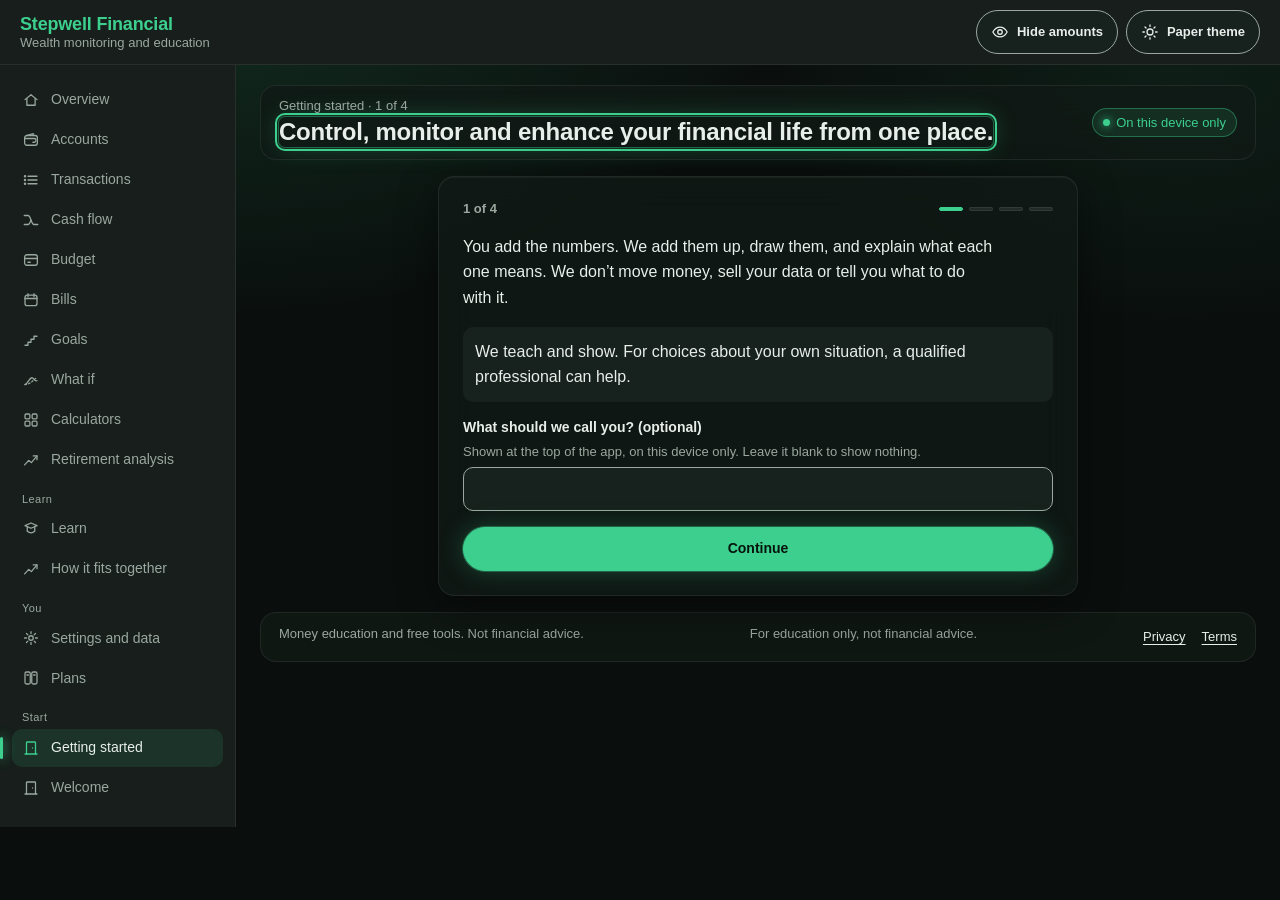
<file: index.html>
<!doctype html>
<html lang="en" data-theme="dark">
<head>
<meta http-equiv="Content-Security-Policy" content="default-src 'none'; script-src 'self'; style-src 'self'; font-src 'self'; img-src 'self' data: blob:; connect-src 'none'; worker-src 'self'; form-action 'none'; base-uri 'none'; object-src 'none'; require-trusted-types-for 'script'; trusted-types stepwell-worker">
<meta charset="utf-8">
<meta name="viewport" content="width=device-width, initial-scale=1">
<meta name="robots" content="noindex, nofollow">
<meta name="referrer" content="no-referrer">
<title>Overview | Stepwell Financial</title>
<link rel="icon" href="data:,">
<link rel="stylesheet" href="css/tokens.css">
<link rel="stylesheet" href="css/app.css">
<link rel="stylesheet" href="css/money-flow.css">
<link rel="stylesheet" href="css/month-flow.css">
<link rel="stylesheet" href="css/split-flow.css">
<link rel="stylesheet" href="css/screens/overview.css">
<link rel="stylesheet" href="css/screens/accounts.css">
<link rel="stylesheet" href="css/screens/transactions.css">
<link rel="stylesheet" href="css/screens/cash-flow.css">
<link rel="stylesheet" href="css/screens/budget.css">
<link rel="stylesheet" href="css/screens/bills.css">
<link rel="stylesheet" href="css/screens/goals.css">
<link rel="stylesheet" href="css/screens/what-if.css">
<link rel="stylesheet" href="css/screens/learn.css">
<link rel="stylesheet" href="css/screens/settings.css">
<link rel="stylesheet" href="css/screens/plans.css">
<link rel="stylesheet" href="css/screens/onboarding.css">
<link rel="stylesheet" href="css/screens/welcome.css">
<link rel="stylesheet" href="css/screens/calculators.css">
<link rel="stylesheet" href="css/screens/options.css">
<link rel="stylesheet" href="css/screens/options-learn.css">
</head>
<body>
<a class="skip" href="#main">Skip to content</a>

<!-- Line icons drawn for this app: 24px grid, stroke only -->
<svg class="icon-defs" aria-hidden="true" focusable="false">
  <symbol id="i-home" viewBox="0 0 24 24"><path d="M4 11.5 12 5l8 6.5"/><path d="M6.5 10v9h11v-9"/></symbol>
  <symbol id="i-wallet" viewBox="0 0 24 24"><rect x="3.5" y="6" width="17" height="13" rx="3"/><path d="M3.5 10h13a2 2 0 0 1 2 2v1a2 2 0 0 1-2 2h-2"/><path d="M6 6 15 3.5V6"/></symbol>
  <symbol id="i-list" viewBox="0 0 24 24"><path d="M8 7h12M8 12h12M8 17h12"/><circle cx="4" cy="7" r=".8"/><circle cx="4" cy="12" r=".8"/><circle cx="4" cy="17" r=".8"/></symbol>
  <symbol id="i-flow" viewBox="0 0 24 24"><path d="M3 6h5c4 0 4 12 8 12h5"/><path d="M3 18h5c2 0 3-3 4-6"/></symbol>
  <symbol id="i-budget" viewBox="0 0 24 24"><rect x="3.5" y="5" width="17" height="14" rx="3"/><path d="M3.5 10h17M8 15h3"/></symbol>
  <symbol id="i-cal" viewBox="0 0 24 24"><rect x="4" y="5.5" width="16" height="14" rx="3"/><path d="M8 3.5v4M16 3.5v4M4 10h16"/></symbol>
  <symbol id="i-goal" viewBox="0 0 24 24"><path d="M4 19h4v-4h4v-4h4V7h4"/></symbol>
  <symbol id="i-payoff" viewBox="0 0 24 24"><path d="M3.5 17h7.5l9.5-10"/></symbol>
  <symbol id="i-whatif" viewBox="0 0 24 24"><path d="M4 18c4-1 6-9 9-9s3 5 7 4"/><path d="M4 18c5 0 9-3 16-10" stroke-dasharray="2 3"/></symbol>
  <symbol id="i-learn" viewBox="0 0 24 24"><path d="M4 7.5 12 4l8 3.5-8 3.5z"/><path d="M7 9.5V15c3 2.5 7 2.5 10 0V9.5"/></symbol>
  <symbol id="i-gear" viewBox="0 0 24 24"><circle cx="12" cy="12" r="3"/><path d="M12 3.5v2.5M12 18v2.5M3.5 12H6M18 12h2.5M6 6l1.8 1.8M16.2 16.2 18 18M6 18l1.8-1.8M16.2 7.8 18 6"/></symbol>
  <symbol id="i-plans" viewBox="0 0 24 24"><rect x="4" y="4" width="7" height="16" rx="2"/><rect x="13" y="4" width="7" height="16" rx="2"/><path d="M6.5 8h2M15.5 8h2"/></symbol>
  <symbol id="i-door" viewBox="0 0 24 24"><path d="M6 20V5a1 1 0 0 1 1-1h10a1 1 0 0 1 1 1v15"/><path d="M4 20h16M14 12h.01"/></symbol>
  <symbol id="i-link" viewBox="0 0 24 24"><path d="M10 14a4 4 0 0 0 5.7 0l3-3a4 4 0 0 0-5.7-5.7l-1 1"/><path d="M14 10a4 4 0 0 0-5.7 0l-3 3a4 4 0 0 0 5.7 5.7l1-1"/></symbol>
  <symbol id="i-later" viewBox="0 0 24 24"><circle cx="12" cy="12" r="8"/><path d="M12 7.5V12l3 2"/></symbol>
  <symbol id="i-grid" viewBox="0 0 24 24"><rect x="4" y="4" width="6.5" height="6.5" rx="1.5"/><rect x="13.5" y="4" width="6.5" height="6.5" rx="1.5"/><rect x="4" y="13.5" width="6.5" height="6.5" rx="1.5"/><rect x="13.5" y="13.5" width="6.5" height="6.5" rx="1.5"/></symbol>
  <symbol id="i-house" viewBox="0 0 24 24"><path d="M3.5 11.5 12 4.5l8.5 7"/><path d="M5.5 10.2v9.3h13v-9.3"/><path d="M10 19.5v-5h4v5"/><path d="M16 7.2V4.5h2.5v4.7"/></symbol>
  <symbol id="i-growth" viewBox="0 0 24 24"><path d="M3.5 18.5 9 12.5l3.5 3L20 6.5"/><path d="M15 6.5h5v5"/></symbol>
  <symbol id="i-eye" viewBox="0 0 24 24"><path d="M2.5 12S6 5.5 12 5.5 21.5 12 21.5 12 18 18.5 12 18.5 2.5 12 2.5 12z"/><circle cx="12" cy="12" r="3"/></symbol>
  <symbol id="i-eye-off" viewBox="0 0 24 24"><path d="M4 4l16 16"/><path d="M9.9 6A9.6 9.6 0 0 1 12 5.5c6 0 9.5 6.5 9.5 6.5a16 16 0 0 1-3 3.8M6.3 7.6A16 16 0 0 0 2.5 12S6 18.5 12 18.5a9 9 0 0 0 4-1"/><path d="M9.9 9.9a3 3 0 0 0 4.2 4.2"/></symbol>
  <symbol id="i-sun" viewBox="0 0 24 24"><circle cx="12" cy="12" r="4"/><path d="M12 2.5v2M12 19.5v2M2.5 12h2M19.5 12h2M5.3 5.3l1.4 1.4M17.3 17.3l1.4 1.4M5.3 18.7l1.4-1.4M17.3 6.7l1.4-1.4"/></symbol>
  <symbol id="i-moon" viewBox="0 0 24 24"><path d="M19.5 14.5A8 8 0 0 1 9.5 4.5a8 8 0 1 0 10 10z"/></symbol>
  <symbol id="i-more" viewBox="0 0 24 24"><circle cx="5.5" cy="12" r="1"/><circle cx="12" cy="12" r="1"/><circle cx="18.5" cy="12" r="1"/></symbol>
  <symbol id="i-close" viewBox="0 0 24 24"><path d="M6 6l12 12M18 6 6 18"/></symbol>
  <symbol id="i-info" viewBox="0 0 24 24"><circle cx="12" cy="12" r="8.5"/><path d="M12 11v5.5M12 7.8h.01"/></symbol>
</svg>

<header class="topbar">
  <a class="brand" href="#/overview" aria-label="Stepwell Financial, go to Overview">
    <span class="wordmark">Stepwell Financial</span>
    <span class="descriptor">Wealth monitoring and education</span>
  </a>
  <!-- The reader's name, if they gave one (js/app.js fills it with textContent; shown only while unlocked and amounts are shown) -->
  <span class="who" id="who" hidden></span>
  <div class="top-actions">
    <button type="button" class="tbtn" id="hide-amounts" aria-pressed="false">
      <svg class="ico-svg on-off" aria-hidden="true" focusable="false"><use href="#i-eye"/></svg>
      <span class="tlabel">Hide amounts</span>
    </button>
    <button type="button" class="tbtn" id="theme-toggle" aria-pressed="false">
      <svg class="ico-svg" aria-hidden="true" focusable="false"><use href="#i-sun"/></svg>
      <span class="tlabel">Paper theme</span>
    </button>
  </div>
</header>

<div class="shell">
  <nav class="rail" id="rail" aria-label="App"></nav>
  <main id="main" class="main" tabindex="-1">
    <div id="sample-bar" class="sample-bar" role="region" aria-label="Sample data" hidden></div>
    <div id="view" class="view" aria-live="off"></div>
    <footer class="foot">
      <span>Money education and free tools. Not financial advice.</span>
      <span>For education only, not financial advice.</span>
      <nav class="foot-links" aria-label="Legal"><a href="privacy/">Privacy</a><a href="terms/">Terms</a></nav>
    </footer>
  </main>
</div>

<nav class="tabbar" id="tabbar" aria-label="App, short"></nav>

<div class="drawer" id="drawer" role="dialog" aria-modal="true" aria-labelledby="drawer-title" hidden>
  <div class="drawer-panel">
    <div class="drawer-head">
      <h2 id="drawer-title">All screens</h2>
      <button type="button" class="tbtn" id="drawer-close">
        <svg class="ico-svg" aria-hidden="true" focusable="false"><use href="#i-close"/></svg>
        <span class="tlabel">Close</span>
      </button>
    </div>
    <div id="drawer-nav"></div>
  </div>
</div>

<p class="sr-only" id="announcer" aria-live="polite"></p>

<!-- The Option modeler's page skeleton, parked here (hidden) until the Calculators screen opens its Options tab.
     It is the website's option-modeler page body (ids and classes unchanged), so the website's modeler.js, copied
     here byte for byte as js/options-modeler.js, wires it up. Nothing here is stored or sent. -->
<div id="om-park" hidden>
<div id="om-root" class="cs-options">
    <p class="om-risk om-intro">Options can lose all the money paid for them. Selling an option can lose far more than the money received for it, and some positions have no limit on the loss. Nothing here is advice to buy, sell or use any option.</p>
    <p class="om-risk om-intro"><strong>About this tool.</strong> You type every number. The tool does arithmetic on them. It does not look up prices or connect to any market, and it does not store or send the numbers you type.</p>

    <div class="om-grid">
      <div class="om-left">
        <fieldset class="om-card om-picker" id="om-picker">
          <legend class="om-title">Choose a strategy</legend>
          <div class="om-pick-sum" id="om-picker-sum" hidden>
            <p class="om-pick-name" id="om-picker-name"></p>
            <button type="button" class="om-pill" id="om-picker-toggle" aria-expanded="false" aria-controls="om-picker-list">Change strategy</button>
          </div>
          <div id="om-picker-list"></div>
        </fieldset>
        <p class="om-note" id="om-name"></p>
        <p class="om-learn" id="om-learn"></p>
        <div class="om-card om-inputs" id="om-inputs"></div>
      </div>

      <div class="om-right">
        <div class="om-card om-errbox" id="om-errbox" role="alert" hidden>
          <h3 class="om-title">Check these numbers</h3>
          <p class="om-errtext" id="om-errtext"></p>
        </div>
        <p class="om-empty om-card" id="om-empty">Choose a strategy to see its payoff at expiry.</p>
        <div id="om-chartwrap" hidden>
          <figure class="om-card om-chart-card" id="om-chart-card">
            <div class="om-chart" id="om-chart" tabindex="0" role="group" aria-label="Chart of the total at expiry" aria-describedby="om-alt om-readout"></div>
            <p class="om-readout" id="om-readout" aria-live="polite"></p>
            <figcaption class="om-fine" id="om-caption"></figcaption>
            <p class="om-fine om-example-line">Every price, strike and premium here is a made-up example until you type your own. A profit or loss here is arithmetic on the numbers shown. It does not show what any real option has done or would do.</p>
            <p class="om-fine" id="om-alt"></p>
            <p class="om-w1">For education only, not financial advice.</p>
          </figure>
        </div>
      </div>

      <div class="om-resultscol" id="om-results" hidden>
          <div class="om-card om-resultsblock">
            <h3 class="om-title" id="om-results-title">Results at expiry</h3>
            <div class="om-cards" id="om-cards"></div>
            <p class="om-w1">For education only, not financial advice.</p>
            <p class="om-note">Options can lose all the money paid for them. Selling an option can lose far more than the money received for it, and some positions have no limit on the loss. Nothing here is advice to buy, sell or use any option.</p>
            <div id="om-notes"></div>
            <p class="om-note">If you type numbers you have found elsewhere, the result is only as good as those numbers. Prices in a real market can change, and a typed premium may not be available.</p>
            <details class="om-more om-table">
              <summary>Show the numbers behind the graph</summary>
              <p class="om-fine" id="om-table-cap"></p>
              <div class="table-wrap" tabindex="0" role="region" aria-label="Numbers behind the graph">
                <table class="live-table">
                  <thead><tr><th scope="col">Price at expiry (per share)</th><th scope="col">Total for the whole position</th></tr></thead>
                  <tbody id="om-rows"></tbody>
                </table>
              </div>
              <p class="om-w1">For education only, not financial advice.</p>
            </details>
          </div>
      </div>
    </div>

    <div class="om-boxes" id="om-boxes" hidden>
      <section class="om-card om-side" aria-labelledby="om-b1">
        <h3 class="om-title" id="om-b1">What this position is</h3>
        <div id="om-box"></div>
      </section>
      <section class="om-card om-side" aria-labelledby="om-b2">
        <details class="om-more">
          <summary><h3 class="om-title" id="om-b2">What can go wrong</h3></summary>
          <ol class="om-list" id="om-wrong"></ol>
        </details>
      </section>
      <section class="om-card om-side" aria-labelledby="om-b3">
        <details class="om-more">
          <summary><h3 class="om-title" id="om-b3">Key terms</h3></summary>
          <ul class="om-list">
            <li>Option: a contract giving the buyer a right, not a duty, to buy (a call) or sell (a put) shares at a set price by a set date.</li>
            <li>Call: the right, but not the duty, to buy shares at the strike price by the expiry date.</li>
            <li>Put: the right, but not the duty, to sell shares at the strike price by the expiry date.</li>
            <li>Long: bought. The buyer pays the premium. Short: sold, also called written. The seller receives the premium and takes on the duty if the buyer uses the right.</li>
            <li>Strike: the set price in the contract. Premium: the price of the option, quoted per share. Expiry: the last day the option exists.</li>
            <li>Contract: a standard contract is usually for 100 shares. For example, a made-up premium of $3.00 per share is $300.00 for one standard contract.</li>
            <li>In the money: a call with the share price above its strike, or a put with the share price below. At the money: the share price equals the strike. Out of the money: the reverse of in the money. In the money is not the same as a profit: the premium paid comes off.</li>
            <li>Break-even: the price at expiry where the position's profit or loss is exactly $0.00.</li>
            <li>Net debit and net credit: the money paid, or received, in total when all the legs are opened.</li>
            <li>Payoff at expiry: what the options pay, or cost, on the last day, from the price on that day.</li>
          </ul>
        </details>
      </section>
    </div>

    <div class="om-card om-fullnotice">
      <details class="om-more">
        <summary>More about this tool</summary>
        <p class="om-note">About this tool. The option modeler works out what a position typed by you would pay at expiry. It uses only the numbers you type and the simplifications listed under "What can go wrong". It does not know what any option costs, whether a price will rise or fall, or which positions are available in any market. The calculation runs in your browser; the numbers you type are not stored, saved, logged or sent anywhere by this tool. The results are illustrations of arithmetic. They do not show what any real option has done or would do. Options can lose all the money paid for them, and selling an option can lose far more than the money received for it. A result is arithmetic on the numbers typed and may not match a real position. We do not give financial advice, and nothing on this page is advice to buy, sell or use any option. This tool is also not investment advice, tax advice or legal advice. This tool sells nothing. Apart from pages of Stepwell Financial's website (stepwellfinancial.com), which open in a new tab, it links to nothing.</p>
      </details>
    </div>
</div>
</div>

<script src="js/boot.js"></script>
<script src="js/data.js"></script>
<script src="js/data-ext/eng-a.js"></script>
<script src="js/calc.js"></script>
<!-- The compound interest calculator's maths and chart layout, from the calculator website, unchanged -->
<script src="js/calc-site.js"></script>
<script src="js/chart-axis.js"></script>
<!-- The Option modeler: the website's engine and page code, unchanged (byte for byte). Order matters: the page code
     starts itself when it loads and needs the skeleton above and OPTIONS_MULTI, which needs ITEM_ENGINE. -->
<script src="js/options.js"></script>
<script src="js/options-multi.js"></script>
<script src="js/options-modeler.js"></script>
<!-- The Options lessons: the website's learn pages as data (made by a read-only converter, never edited by hand) and the code that draws them -->
<script src="js/options-learn-data.js"></script>
<script src="js/options-learn.js"></script>
<!-- The loan amortization calculator's maths: pure, no page access -->
<script src="js/amortize.js"></script>
<script src="js/store/schema.js"></script>
<script src="js/store/csv.js"></script>
<script src="js/store/crypto.js"></script>
<script src="js/store/sample.js"></script>
<script src="js/store/idb.js"></script>
<script src="js/store/store.js"></script>
<!-- Import: the parsers (one file, also started as the Worker), then the page side -->
<script src="js/workers/import-worker.js"></script>
<script src="js/import/csv-export.js"></script>
<script src="js/import/import-client.js"></script>
<script src="js/dom.js"></script>
<script src="js/charts.js"></script>
<!-- The "How it fits together" graphic: its pure numbers, then the drawing code (a screen mounts it) -->
<script src="js/money-flow-calc.js"></script>
<script src="js/money-flow.js"></script>
<!-- "The month, day by day", under the graphic: its pure numbers, then the drawing code -->
<script src="js/month-flow-calc.js"></script>
<script src="js/month-flow.js"></script>
<!-- "What if the example split changed?", the third section: its pure numbers, then the drawing code -->
<script src="js/split-flow-calc.js"></script>
<script src="js/split-flow.js"></script>
<script src="js/routes.js"></script>
<script src="js/app.js"></script>
<!-- Every screen, loaded here (nothing is loaded later). Each one registers itself. -->
<script src="js/screens/overview.js"></script>
<script src="js/screens/accounts.js"></script>
<script src="js/screens/transactions.js"></script>
<script src="js/screens/cash-flow.js"></script>
<script src="js/screens/budget.js"></script>
<script src="js/screens/bills.js"></script>
<script src="js/screens/goals.js"></script>
<script src="js/screens/what-if.js"></script>
<script src="js/screens/learn.js"></script>
<script src="js/screens/how-it-fits.js"></script>
<script src="js/screens/settings.js"></script>
<script src="js/screens/plans.js"></script>
<script src="js/screens/onboarding.js"></script>
<script src="js/screens/welcome.js"></script>
<script src="js/screens/calculators-loan.js"></script>
<script src="js/screens/calculators.js"></script>
<!-- Starts the app once every screen has registered. -->
<script src="js/start.js"></script>
</body>
</html>
</file>
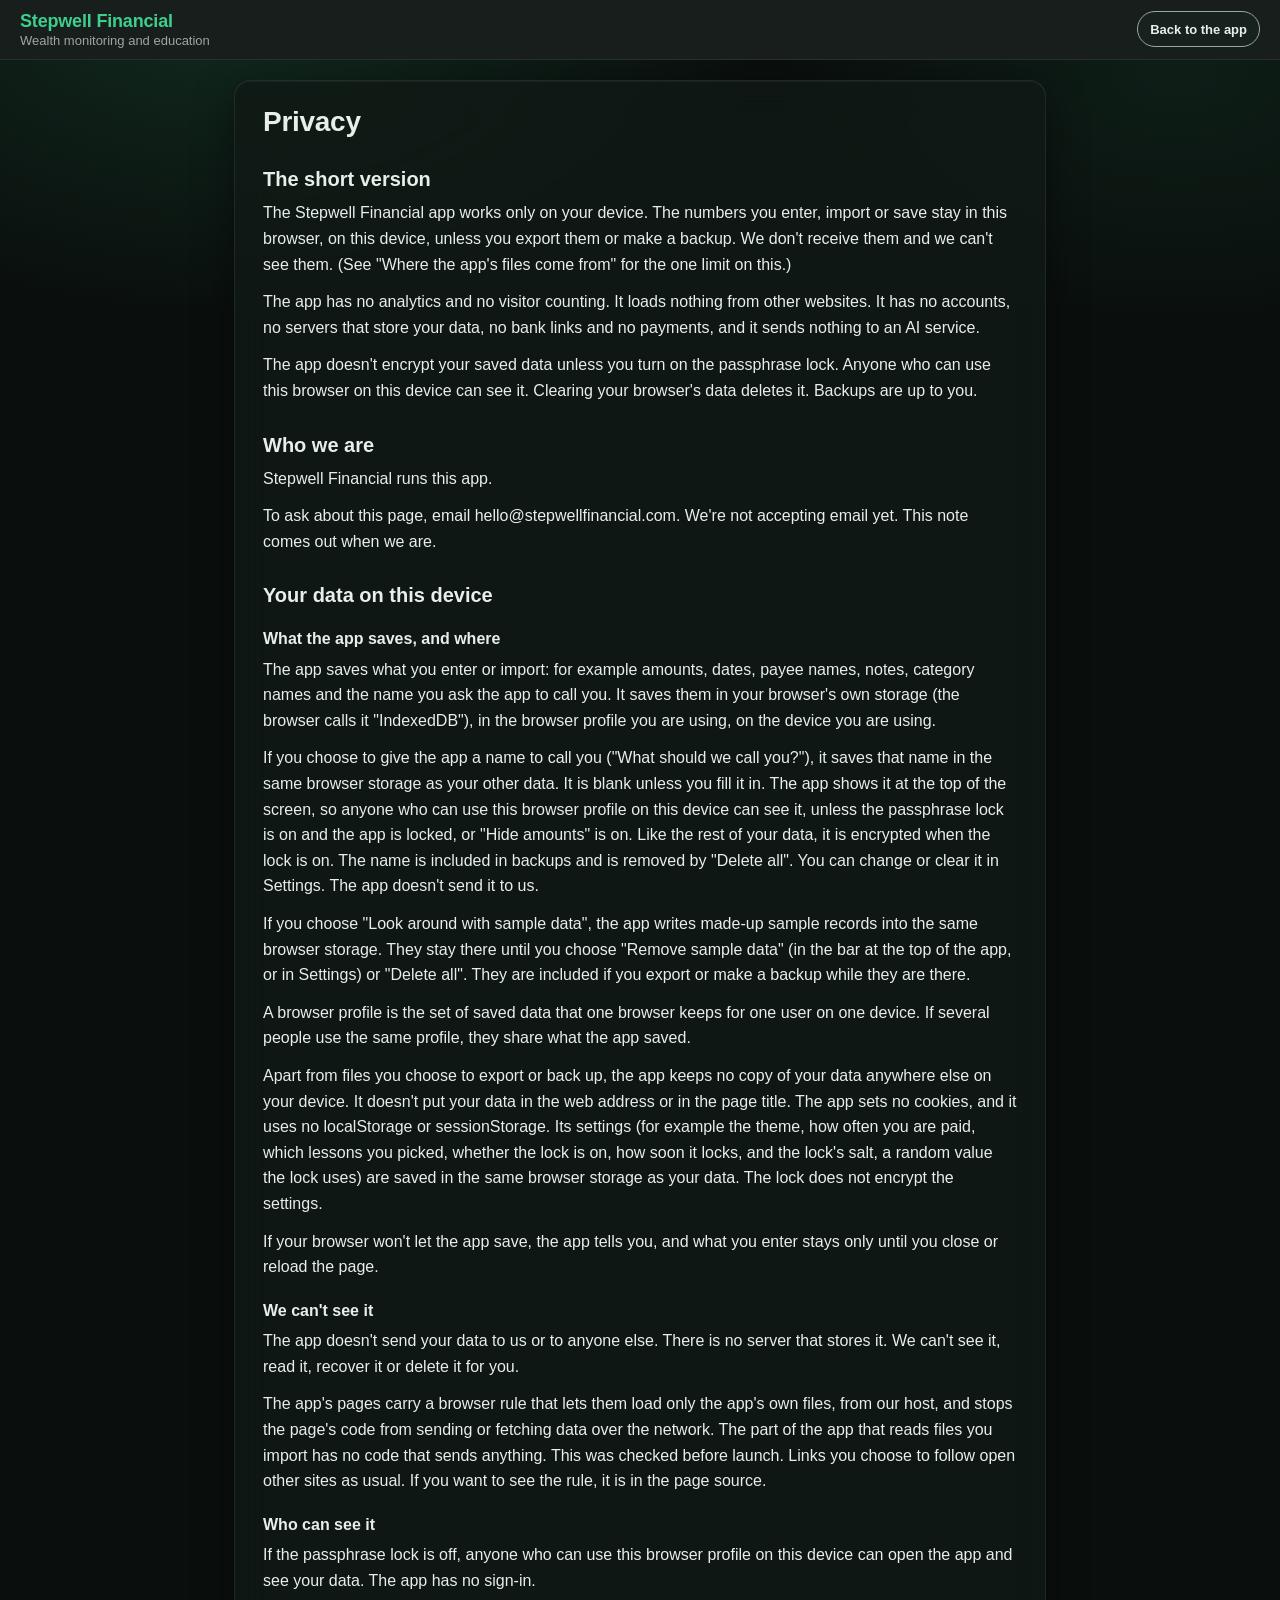
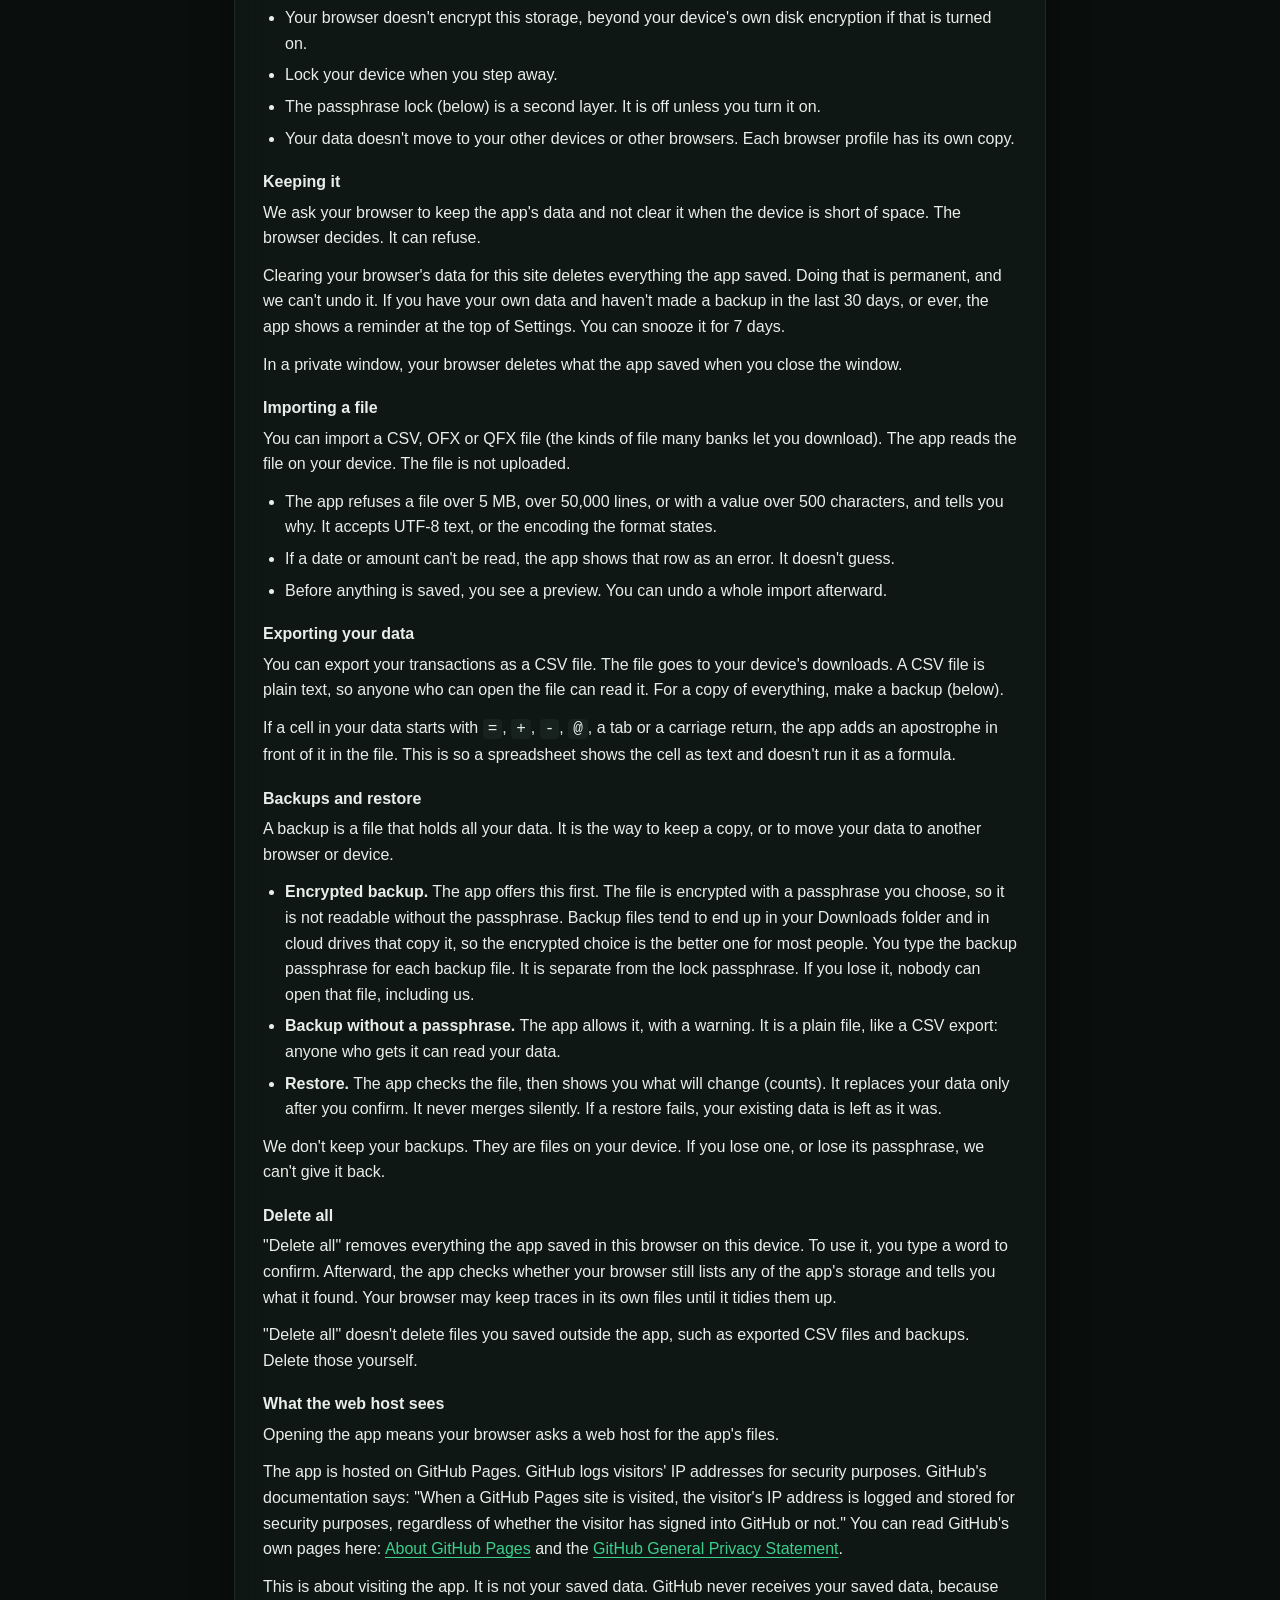
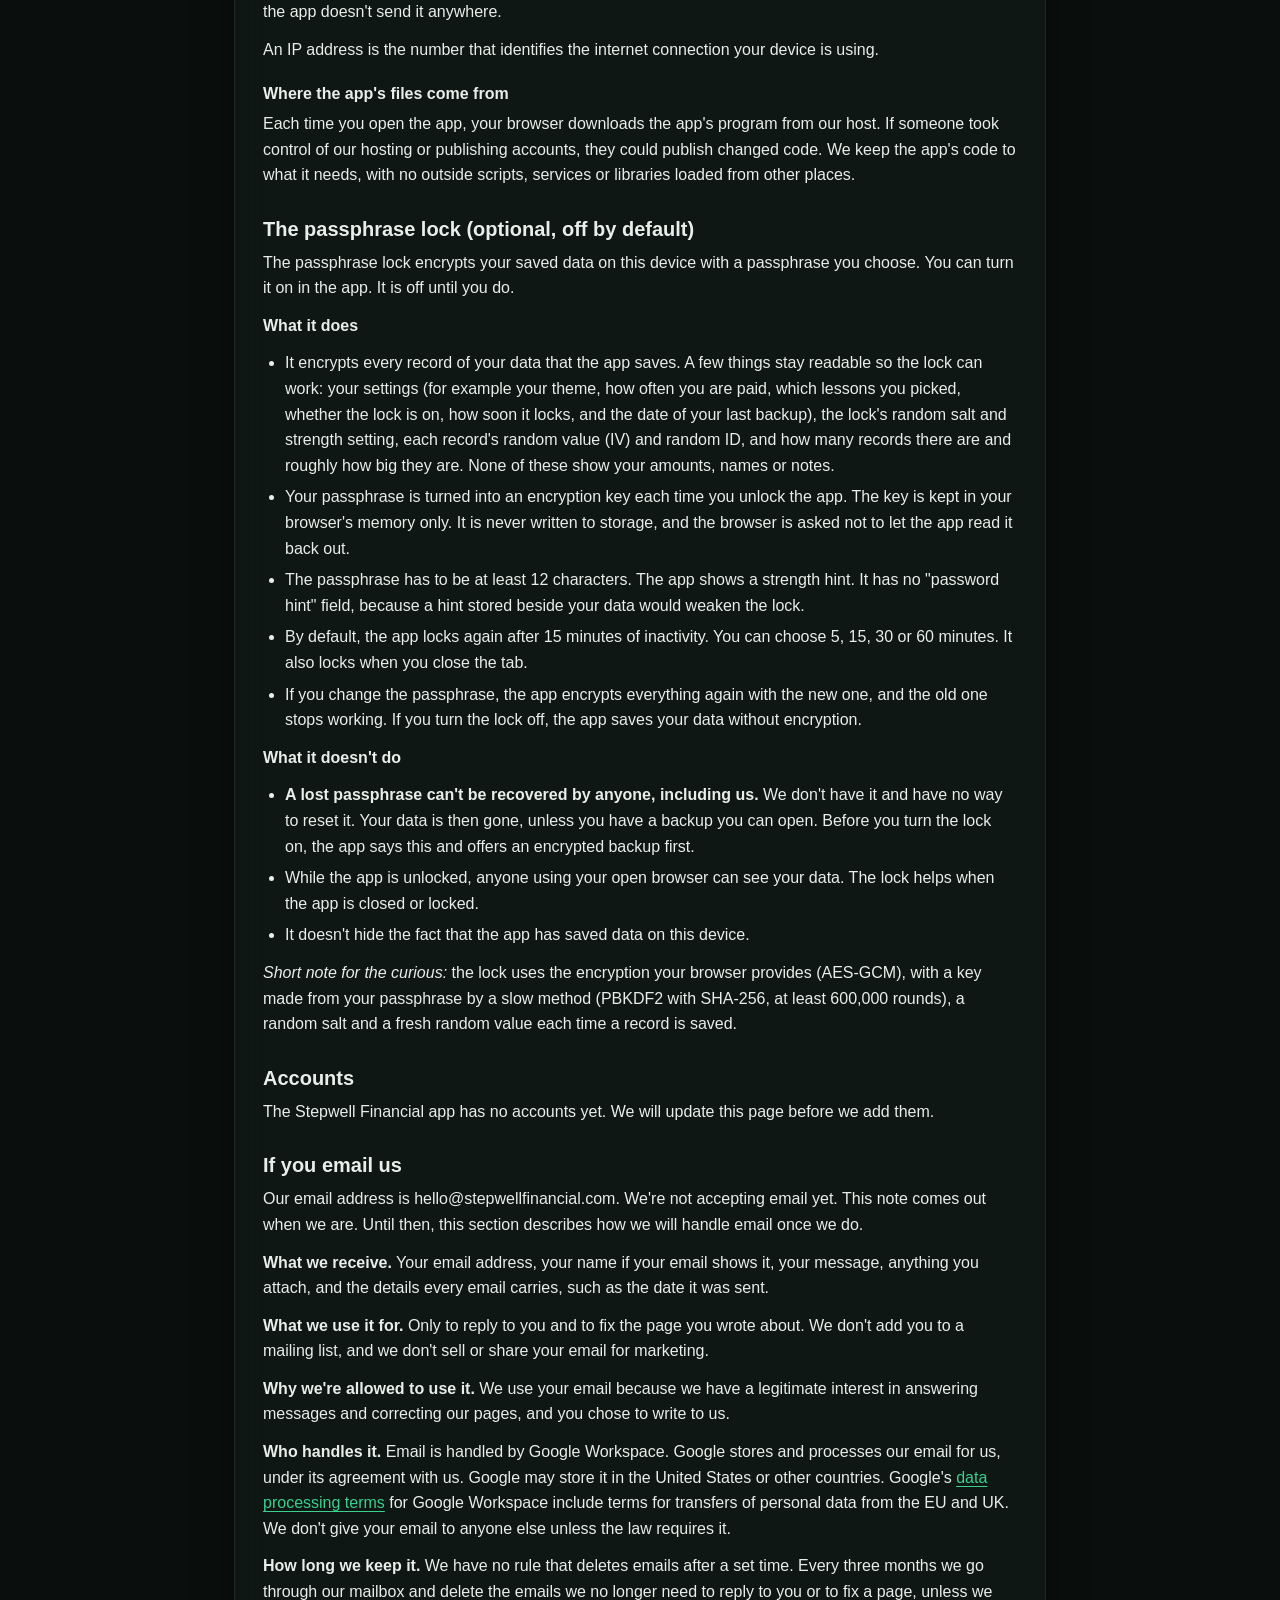
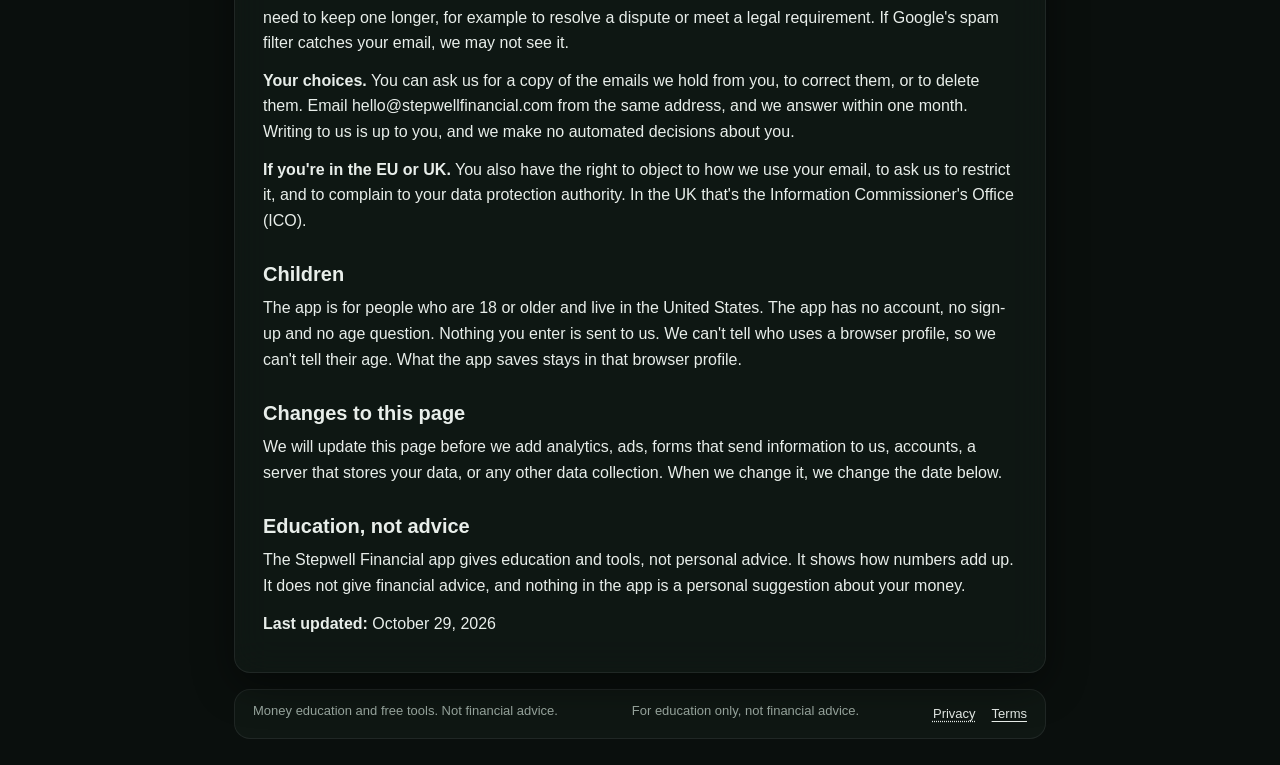
<file: privacy/index.html>
<!doctype html>
<html lang="en" data-theme="dark">
<head>
<meta http-equiv="Content-Security-Policy" content="default-src 'none'; script-src 'self'; style-src 'self'; font-src 'self'; img-src 'self' data: blob:; connect-src 'none'; worker-src 'self'; form-action 'none'; base-uri 'none'; object-src 'none'">
<meta charset="utf-8">
<meta name="viewport" content="width=device-width, initial-scale=1">
<meta name="referrer" content="no-referrer">
<title>Privacy | Stepwell Financial</title>
<link rel="icon" href="data:,">
<link rel="stylesheet" href="../css/tokens.css">
<link rel="stylesheet" href="../css/app.css">
</head>
<body>
<a class="skip" href="#main">Skip to content</a>

<header class="topbar">
  <a class="brand" href="../" aria-label="Stepwell Financial, back to the app">
    <span class="wordmark">Stepwell Financial</span>
    <span class="descriptor">Wealth monitoring and education</span>
  </a>
  <div class="top-actions"><a class="btn small quiet" href="../">Back to the app</a></div>
</header>

<main id="main" class="main legal-main" tabindex="-1">
<article class="card legal">
<!-- HARPER TEXT: privacy (Legal Ops, final Phase 1 text of 2026-10-29, word for word; do not edit here) -->
<h1>Privacy</h1>

<h2>The short version</h2>

<p>The Stepwell Financial app works only on your device. The numbers you enter, import or save stay in this browser, on this device, unless you export them or make a backup. We don't receive them and we can't see them. (See "Where the app's files come from" for the one limit on this.)</p>

<p>The app has no analytics and no visitor counting. It loads nothing from other websites. It has no accounts, no servers that store your data, no bank links and no payments, and it sends nothing to an AI service.</p>

<p>The app doesn't encrypt your saved data unless you turn on the passphrase lock. Anyone who can use this browser on this device can see it. Clearing your browser's data deletes it. Backups are up to you.</p>

<h2>Who we are</h2>

<p>Stepwell Financial runs this app.</p>

<p>To ask about this page, email hello@stepwellfinancial.com. We're not accepting email yet. This note comes out when we are.</p>

<h2>Your data on this device</h2>

<h3>What the app saves, and where</h3>

<p>The app saves what you enter or import: for example amounts, dates, payee names, notes, category names and the name you ask the app to call you. It saves them in your browser's own storage (the browser calls it "IndexedDB"), in the browser profile you are using, on the device you are using.</p>

<p>If you choose to give the app a name to call you ("What should we call you?"), it saves that name in the same browser storage as your other data. It is blank unless you fill it in. The app shows it at the top of the screen, so anyone who can use this browser profile on this device can see it, unless the passphrase lock is on and the app is locked, or "Hide amounts" is on. Like the rest of your data, it is encrypted when the lock is on. The name is included in backups and is removed by "Delete all". You can change or clear it in Settings. The app doesn't send it to us.</p>

<p>If you choose "Look around with sample data", the app writes made-up sample records into the same browser storage. They stay there until you choose "Remove sample data" (in the bar at the top of the app, or in Settings) or "Delete all". They are included if you export or make a backup while they are there.</p>

<p>A browser profile is the set of saved data that one browser keeps for one user on one device. If several people use the same profile, they share what the app saved.</p>

<p>Apart from files you choose to export or back up, the app keeps no copy of your data anywhere else on your device. It doesn't put your data in the web address or in the page title. The app sets no cookies, and it uses no localStorage or sessionStorage. Its settings (for example the theme, how often you are paid, which lessons you picked, whether the lock is on, how soon it locks, and the lock's salt, a random value the lock uses) are saved in the same browser storage as your data. The lock does not encrypt the settings.</p>

<p>If your browser won't let the app save, the app tells you, and what you enter stays only until you close or reload the page.</p>

<h3>We can't see it</h3>

<p>The app doesn't send your data to us or to anyone else. There is no server that stores it. We can't see it, read it, recover it or delete it for you.</p>

<p>The app's pages carry a browser rule that lets them load only the app's own files, from our host, and stops the page's code from sending or fetching data over the network. The part of the app that reads files you import has no code that sends anything. This was checked before launch. Links you choose to follow open other sites as usual. If you want to see the rule, it is in the page source.</p>

<h3>Who can see it</h3>

<p>If the passphrase lock is off, anyone who can use this browser profile on this device can open the app and see your data. The app has no sign-in.</p>

<ul>
<li>Your browser doesn't encrypt this storage, beyond your device's own disk encryption if that is turned on.</li>
<li>Lock your device when you step away.</li>
<li>The passphrase lock (below) is a second layer. It is off unless you turn it on.</li>
<li>Your data doesn't move to your other devices or other browsers. Each browser profile has its own copy.</li>
</ul>

<h3>Keeping it</h3>

<p>We ask your browser to keep the app's data and not clear it when the device is short of space. The browser decides. It can refuse.</p>

<p>Clearing your browser's data for this site deletes everything the app saved. Doing that is permanent, and we can't undo it. If you have your own data and haven't made a backup in the last 30 days, or ever, the app shows a reminder at the top of Settings. You can snooze it for 7 days.</p>

<p>In a private window, your browser deletes what the app saved when you close the window.</p>

<h3>Importing a file</h3>

<p>You can import a CSV, OFX or QFX file (the kinds of file many banks let you download). The app reads the file on your device. The file is not uploaded.</p>

<ul>
<li>The app refuses a file over 5 MB, over 50,000 lines, or with a value over 500 characters, and tells you why. It accepts UTF-8 text, or the encoding the format states.</li>
<li>If a date or amount can't be read, the app shows that row as an error. It doesn't guess.</li>
<li>Before anything is saved, you see a preview. You can undo a whole import afterward.</li>
</ul>

<h3>Exporting your data</h3>

<p>You can export your transactions as a CSV file. The file goes to your device's downloads. A CSV file is plain text, so anyone who can open the file can read it. For a copy of everything, make a backup (below).</p>

<p>If a cell in your data starts with <code>=</code>, <code>+</code>, <code>-</code>, <code>@</code>, a tab or a carriage return, the app adds an apostrophe in front of it in the file. This is so a spreadsheet shows the cell as text and doesn't run it as a formula.</p>

<h3>Backups and restore</h3>

<p>A backup is a file that holds all your data. It is the way to keep a copy, or to move your data to another browser or device.</p>

<ul>
<li><strong>Encrypted backup.</strong> The app offers this first. The file is encrypted with a passphrase you choose, so it is not readable without the passphrase. Backup files tend to end up in your Downloads folder and in cloud drives that copy it, so the encrypted choice is the better one for most people. You type the backup passphrase for each backup file. It is separate from the lock passphrase. If you lose it, nobody can open that file, including us.</li>
<li><strong>Backup without a passphrase.</strong> The app allows it, with a warning. It is a plain file, like a CSV export: anyone who gets it can read your data.</li>
<li><strong>Restore.</strong> The app checks the file, then shows you what will change (counts). It replaces your data only after you confirm. It never merges silently. If a restore fails, your existing data is left as it was.</li>
</ul>

<p>We don't keep your backups. They are files on your device. If you lose one, or lose its passphrase, we can't give it back.</p>

<h3>Delete all</h3>

<p>"Delete all" removes everything the app saved in this browser on this device. To use it, you type a word to confirm. Afterward, the app checks whether your browser still lists any of the app's storage and tells you what it found. Your browser may keep traces in its own files until it tidies them up.</p>

<p>"Delete all" doesn't delete files you saved outside the app, such as exported CSV files and backups. Delete those yourself.</p>

<h3>What the web host sees</h3>

<p>Opening the app means your browser asks a web host for the app's files.</p>

<p>The app is hosted on GitHub Pages. GitHub logs visitors' IP addresses for security purposes. GitHub's documentation says: "When a GitHub Pages site is visited, the visitor's IP address is logged and stored for security purposes, regardless of whether the visitor has signed into GitHub or not." You can read GitHub's own pages here: <a href="https://docs.github.com/en/pages/getting-started-with-github-pages/about-github-pages" rel="noopener noreferrer">About GitHub Pages</a> and the <a href="https://docs.github.com/en/site-policy/privacy-policies/github-general-privacy-statement" rel="noopener noreferrer">GitHub General Privacy Statement</a>.</p>

<p>This is about visiting the app. It is not your saved data. GitHub never receives your saved data, because the app doesn't send it anywhere.</p>

<p>An IP address is the number that identifies the internet connection your device is using.</p>

<h3>Where the app's files come from</h3>

<p>Each time you open the app, your browser downloads the app's program from our host. If someone took control of our hosting or publishing accounts, they could publish changed code. We keep the app's code to what it needs, with no outside scripts, services or libraries loaded from other places.</p>

<h2>The passphrase lock (optional, off by default)</h2>

<p>The passphrase lock encrypts your saved data on this device with a passphrase you choose. You can turn it on in the app. It is off until you do.</p>

<p><strong>What it does</strong></p>

<ul>
<li>It encrypts every record of your data that the app saves. A few things stay readable so the lock can work: your settings (for example your theme, how often you are paid, which lessons you picked, whether the lock is on, how soon it locks, and the date of your last backup), the lock's random salt and strength setting, each record's random value (IV) and random ID, and how many records there are and roughly how big they are. None of these show your amounts, names or notes.</li>
<li>Your passphrase is turned into an encryption key each time you unlock the app. The key is kept in your browser's memory only. It is never written to storage, and the browser is asked not to let the app read it back out.</li>
<li>The passphrase has to be at least 12 characters. The app shows a strength hint. It has no "password hint" field, because a hint stored beside your data would weaken the lock.</li>
<li>By default, the app locks again after 15 minutes of inactivity. You can choose 5, 15, 30 or 60 minutes. It also locks when you close the tab.</li>
<li>If you change the passphrase, the app encrypts everything again with the new one, and the old one stops working. If you turn the lock off, the app saves your data without encryption.</li>
</ul>

<p><strong>What it doesn't do</strong></p>

<ul>
<li><strong>A lost passphrase can't be recovered by anyone, including us.</strong> We don't have it and have no way to reset it. Your data is then gone, unless you have a backup you can open. Before you turn the lock on, the app says this and offers an encrypted backup first.</li>
<li>While the app is unlocked, anyone using your open browser can see your data. The lock helps when the app is closed or locked.</li>
<li>It doesn't hide the fact that the app has saved data on this device.</li>
</ul>

<p><em>Short note for the curious:</em> the lock uses the encryption your browser provides (AES-GCM), with a key made from your passphrase by a slow method (PBKDF2 with SHA-256, at least 600,000 rounds), a random salt and a fresh random value each time a record is saved.</p>

<h2>Accounts</h2>

<p>The Stepwell Financial app has no accounts yet. We will update this page before we add them.</p>

<h2>If you email us</h2>

<p>Our email address is hello@stepwellfinancial.com. We're not accepting email yet. This note comes out when we are. Until then, this section describes how we will handle email once we do.</p>

<p><strong>What we receive.</strong> Your email address, your name if your email shows it, your message, anything you attach, and the details every email carries, such as the date it was sent.</p>

<p><strong>What we use it for.</strong> Only to reply to you and to fix the page you wrote about. We don't add you to a mailing list, and we don't sell or share your email for marketing.</p>

<p><strong>Why we're allowed to use it.</strong> We use your email because we have a legitimate interest in answering messages and correcting our pages, and you chose to write to us.</p>

<p><strong>Who handles it.</strong> Email is handled by Google Workspace. Google stores and processes our email for us, under its agreement with us. Google may store it in the United States or other countries. Google's <a href="https://cloud.google.com/terms/data-processing-addendum" rel="noopener noreferrer">data processing terms</a> for Google Workspace include terms for transfers of personal data from the EU and UK. We don't give your email to anyone else unless the law requires it.</p>

<p><strong>How long we keep it.</strong> We have no rule that deletes emails after a set time. Every three months we go through our mailbox and delete the emails we no longer need to reply to you or to fix a page, unless we need to keep one longer, for example to resolve a dispute or meet a legal requirement. If Google's spam filter catches your email, we may not see it.</p>

<p><strong>Your choices.</strong> You can ask us for a copy of the emails we hold from you, to correct them, or to delete them. Email hello@stepwellfinancial.com from the same address, and we answer within one month. Writing to us is up to you, and we make no automated decisions about you.</p>

<p><strong>If you're in the EU or UK.</strong> You also have the right to object to how we use your email, to ask us to restrict it, and to complain to your data protection authority. In the UK that's the Information Commissioner's Office (ICO).</p>

<h2>Children</h2>

<p>The app is for people who are 18 or older and live in the United States. The app has no account, no sign-up and no age question. Nothing you enter is sent to us. We can't tell who uses a browser profile, so we can't tell their age. What the app saves stays in that browser profile.</p>

<h2>Changes to this page</h2>

<p>We will update this page before we add analytics, ads, forms that send information to us, accounts, a server that stores your data, or any other data collection. When we change it, we change the date below.</p>

<h2>Education, not advice</h2>

<p>The Stepwell Financial app gives education and tools, not personal advice. It shows how numbers add up. It does not give financial advice, and nothing in the app is a personal suggestion about your money.</p>

<p><strong>Last updated:</strong> October 29, 2026</p>
<!-- END HARPER TEXT: privacy -->
</article>

<footer class="foot">
  <span>Money education and free tools. Not financial advice.</span>
  <span>For education only, not financial advice.</span>
  <nav class="foot-links" aria-label="Legal"><a href="./" aria-current="page">Privacy</a><a href="../terms/">Terms</a></nav>
</footer>
</main>
</body>
</html>
</file>
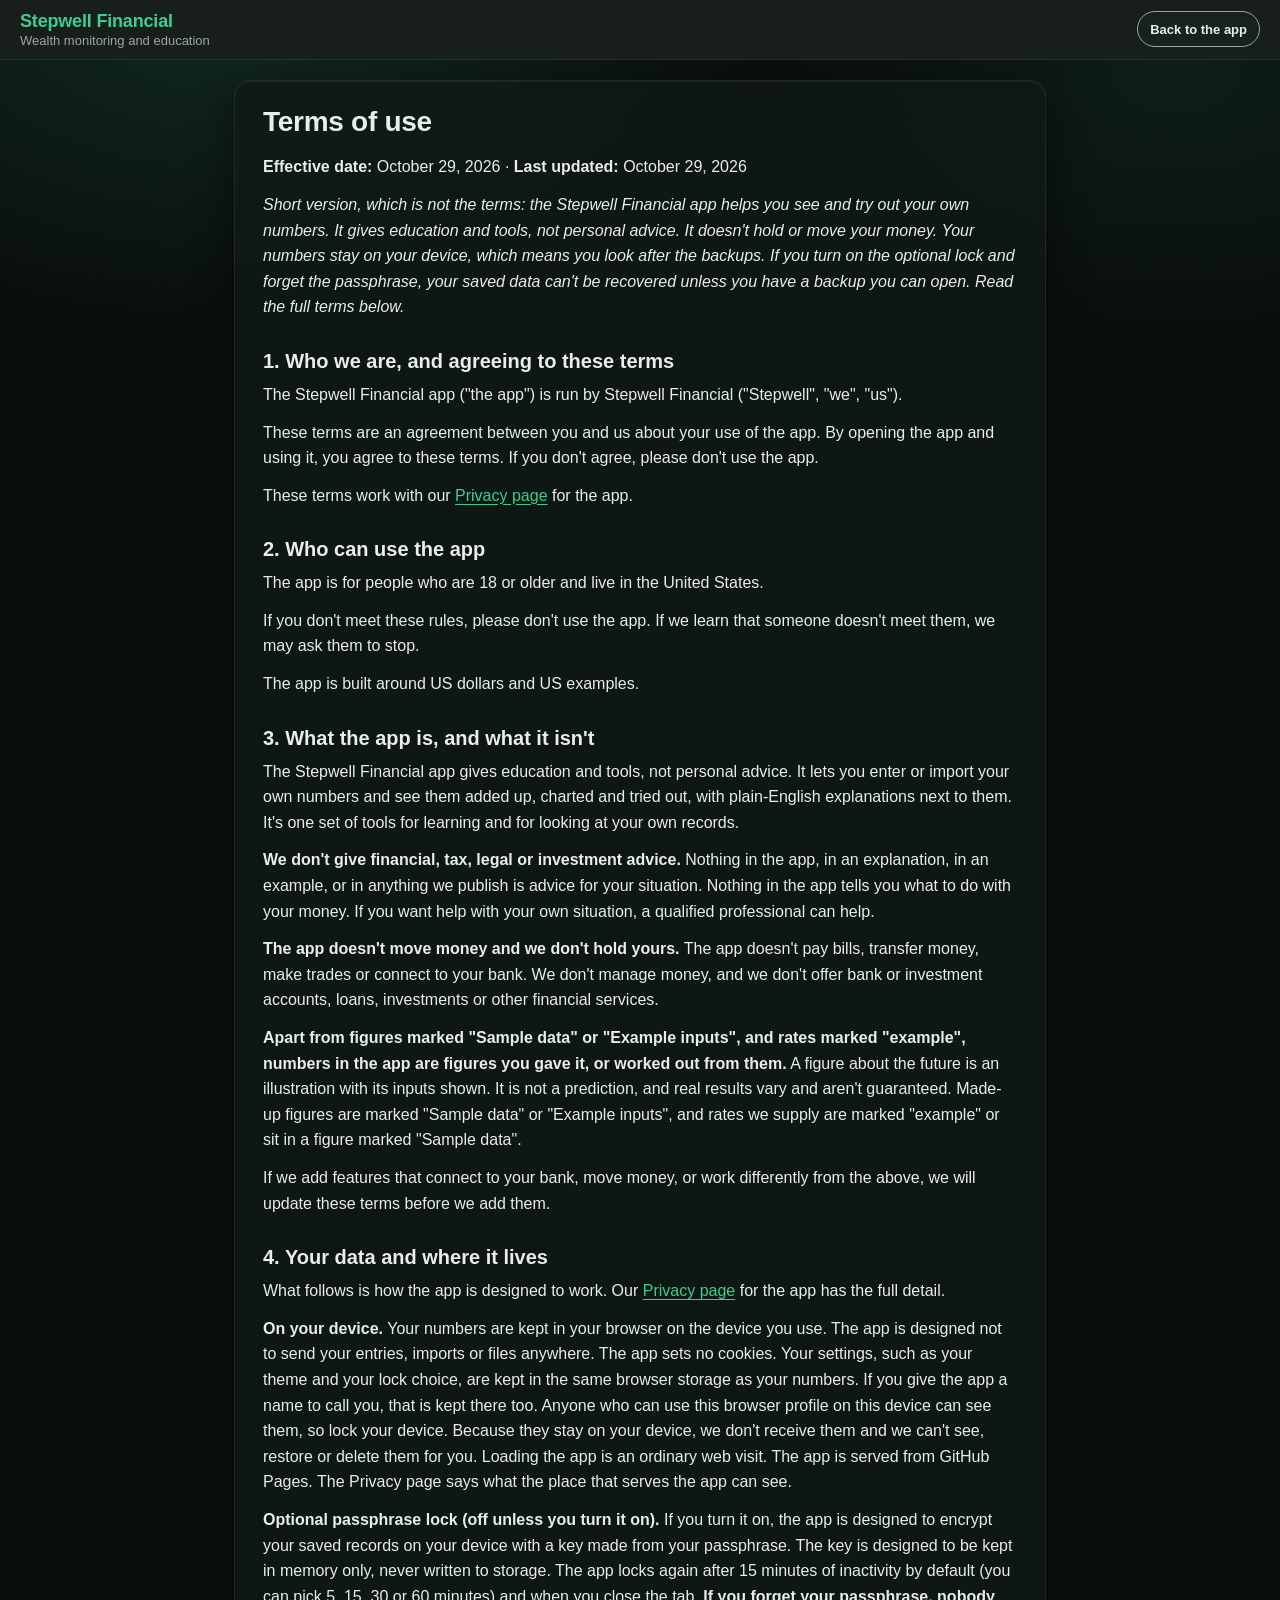
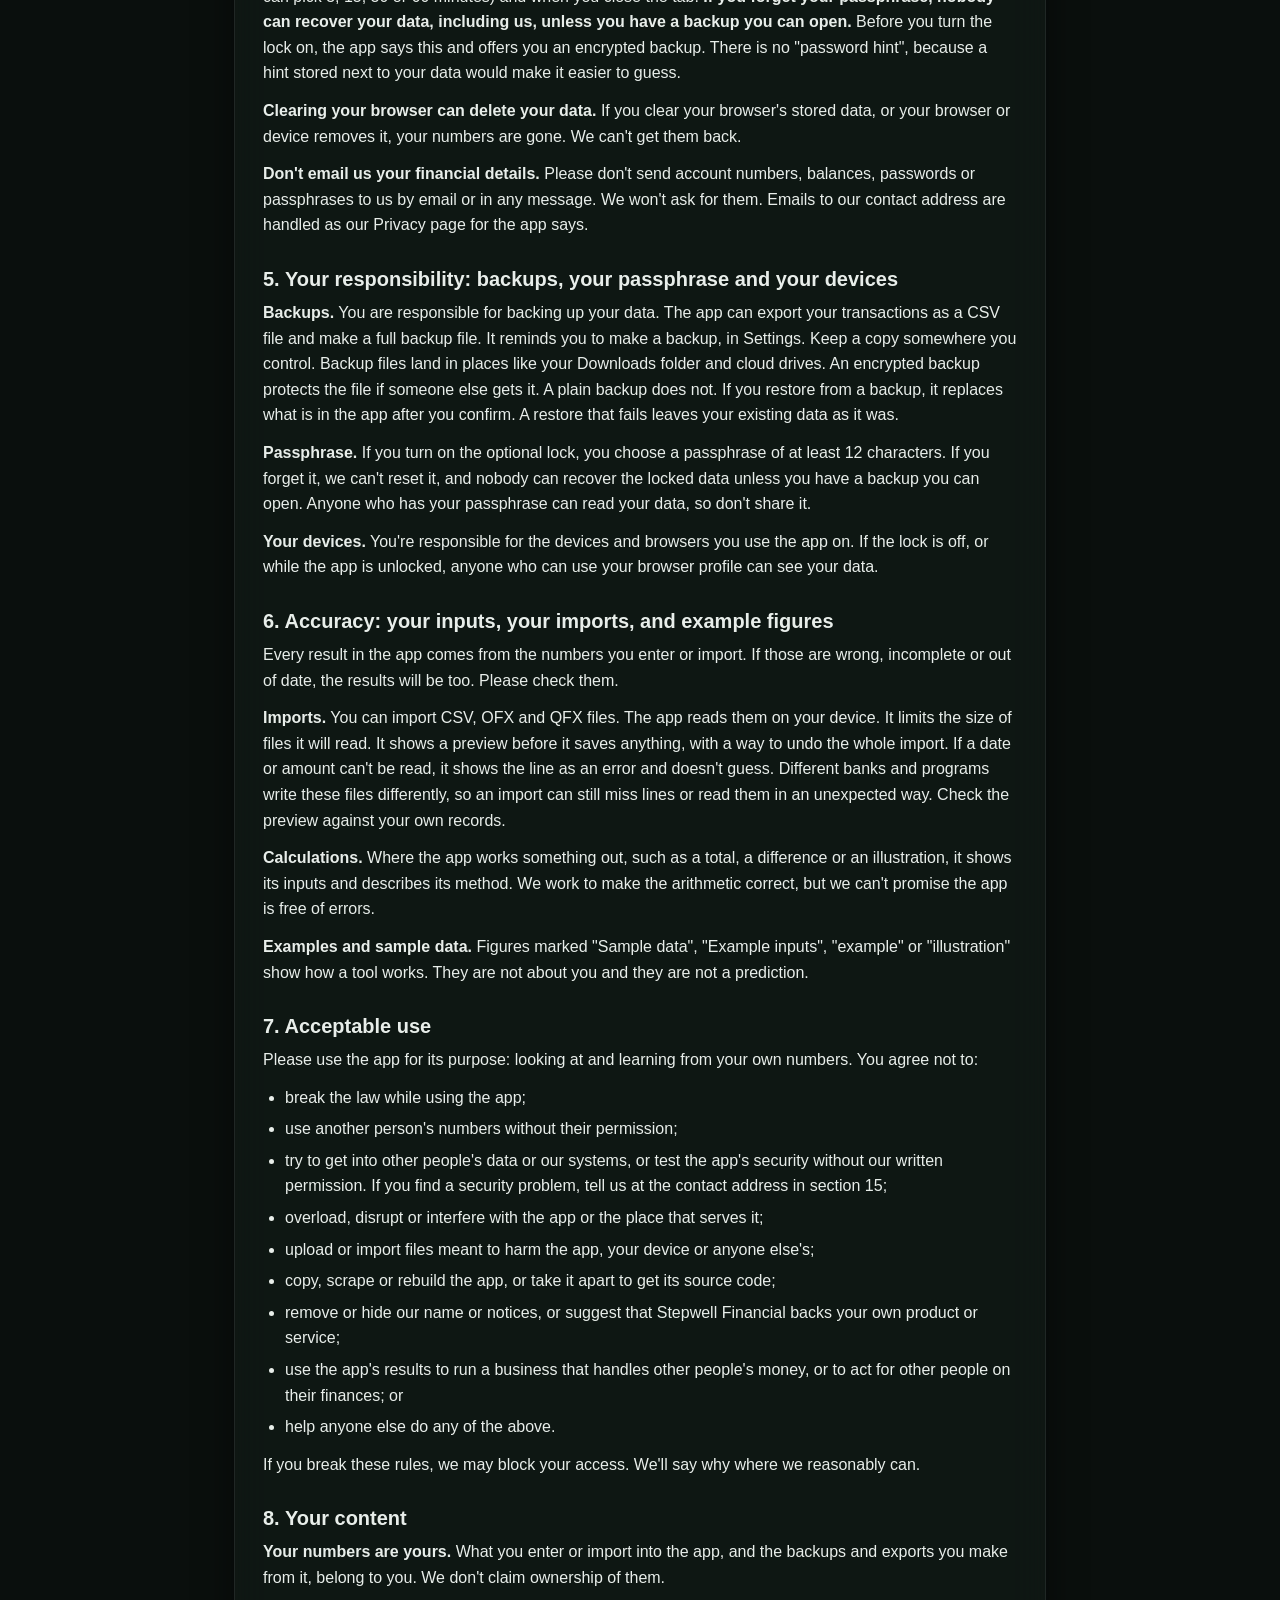
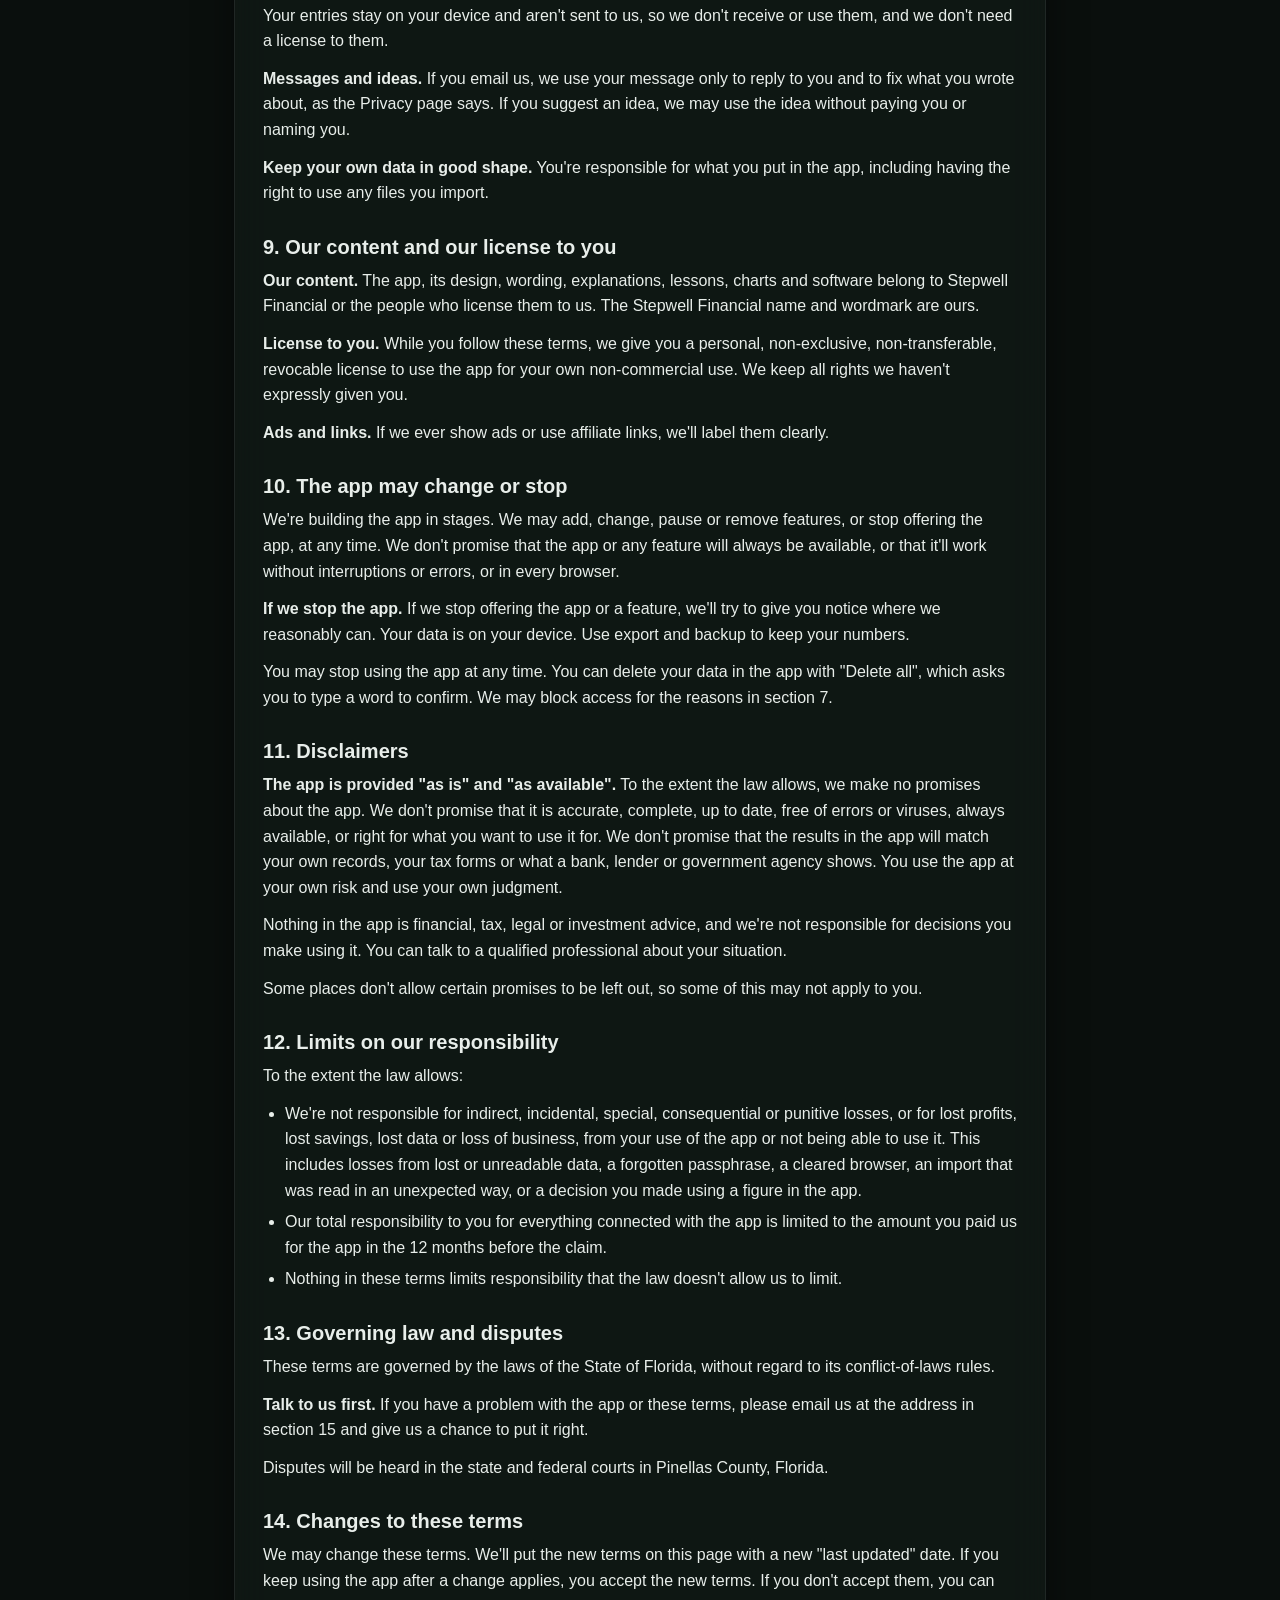
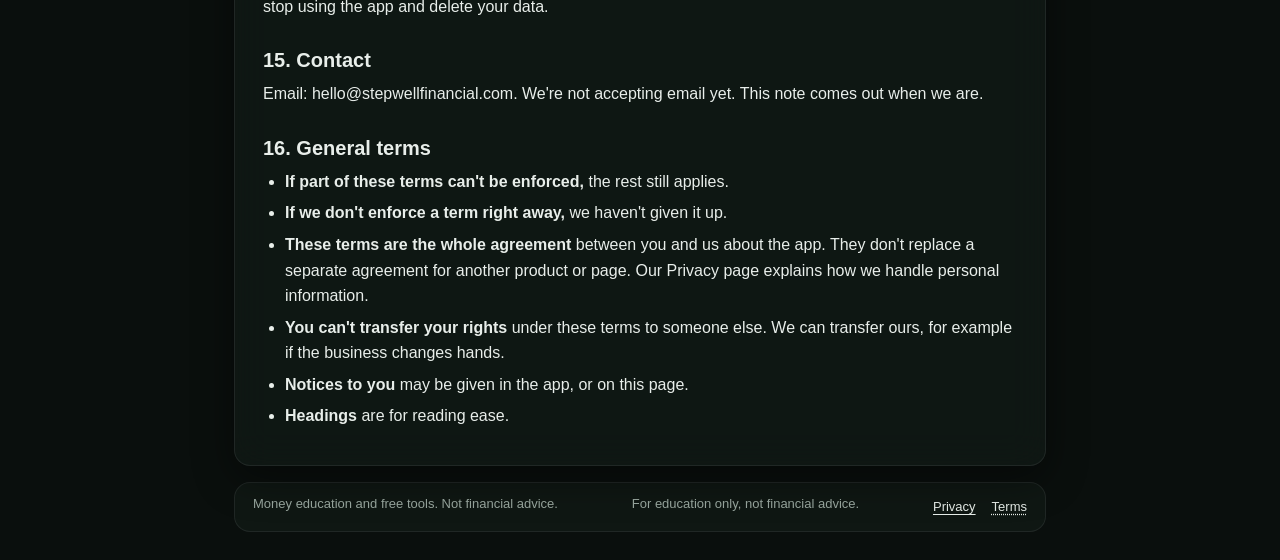
<file: terms/index.html>
<!doctype html>
<html lang="en" data-theme="dark">
<head>
<meta http-equiv="Content-Security-Policy" content="default-src 'none'; script-src 'self'; style-src 'self'; font-src 'self'; img-src 'self' data: blob:; connect-src 'none'; worker-src 'self'; form-action 'none'; base-uri 'none'; object-src 'none'">
<meta charset="utf-8">
<meta name="viewport" content="width=device-width, initial-scale=1">
<meta name="referrer" content="no-referrer">
<title>Terms of use | Stepwell Financial</title>
<link rel="icon" href="data:,">
<link rel="stylesheet" href="../css/tokens.css">
<link rel="stylesheet" href="../css/app.css">
</head>
<body>
<a class="skip" href="#main">Skip to content</a>

<header class="topbar">
  <a class="brand" href="../" aria-label="Stepwell Financial, back to the app">
    <span class="wordmark">Stepwell Financial</span>
    <span class="descriptor">Wealth monitoring and education</span>
  </a>
  <div class="top-actions"><a class="btn small quiet" href="../">Back to the app</a></div>
</header>

<main id="main" class="main legal-main" tabindex="-1">
<article class="card legal">
<!-- HARPER TEXT: terms (Legal Ops, final Phase 1 text of 2026-10-29, word for word; do not edit here) -->
<h1>Terms of use</h1>

<p><strong>Effective date:</strong> October 29, 2026  ·  <strong>Last updated:</strong> October 29, 2026</p>

<p><em>Short version, which is not the terms: the Stepwell Financial app helps you see and try out your own numbers. It gives education and tools, not personal advice. It doesn't hold or move your money. Your numbers stay on your device, which means you look after the backups. If you turn on the optional lock and forget the passphrase, your saved data can't be recovered unless you have a backup you can open. Read the full terms below.</em></p>

<h2>1. Who we are, and agreeing to these terms</h2>

<p>The Stepwell Financial app ("the app") is run by Stepwell Financial ("Stepwell", "we", "us").</p>

<p>These terms are an agreement between you and us about your use of the app. By opening the app and using it, you agree to these terms. If you don't agree, please don't use the app.</p>

<p>These terms work with our <a href="/privacy/">Privacy page</a> for the app.</p>

<h2>2. Who can use the app</h2>

<p>The app is for people who are 18 or older and live in the United States.</p>

<p>If you don't meet these rules, please don't use the app. If we learn that someone doesn't meet them, we may ask them to stop.</p>

<p>The app is built around US dollars and US examples.</p>

<h2>3. What the app is, and what it isn't</h2>

<p>The Stepwell Financial app gives education and tools, not personal advice. It lets you enter or import your own numbers and see them added up, charted and tried out, with plain-English explanations next to them. It's one set of tools for learning and for looking at your own records.</p>

<p><strong>We don't give financial, tax, legal or investment advice.</strong> Nothing in the app, in an explanation, in an example, or in anything we publish is advice for your situation. Nothing in the app tells you what to do with your money. If you want help with your own situation, a qualified professional can help.</p>

<p><strong>The app doesn't move money and we don't hold yours.</strong> The app doesn't pay bills, transfer money, make trades or connect to your bank. We don't manage money, and we don't offer bank or investment accounts, loans, investments or other financial services.</p>

<p><strong>Apart from figures marked "Sample data" or "Example inputs", and rates marked "example", numbers in the app are figures you gave it, or worked out from them.</strong> A figure about the future is an illustration with its inputs shown. It is not a prediction, and real results vary and aren't guaranteed. Made-up figures are marked "Sample data" or "Example inputs", and rates we supply are marked "example" or sit in a figure marked "Sample data".</p>

<p>If we add features that connect to your bank, move money, or work differently from the above, we will update these terms before we add them.</p>

<h2>4. Your data and where it lives</h2>

<p>What follows is how the app is designed to work. Our <a href="/privacy/">Privacy page</a> for the app has the full detail.</p>

<p><strong>On your device.</strong> Your numbers are kept in your browser on the device you use. The app is designed not to send your entries, imports or files anywhere. The app sets no cookies. Your settings, such as your theme and your lock choice, are kept in the same browser storage as your numbers. If you give the app a name to call you, that is kept there too. Anyone who can use this browser profile on this device can see them, so lock your device. Because they stay on your device, we don't receive them and we can't see, restore or delete them for you. Loading the app is an ordinary web visit. The app is served from GitHub Pages. The Privacy page says what the place that serves the app can see.</p>

<p><strong>Optional passphrase lock (off unless you turn it on).</strong> If you turn it on, the app is designed to encrypt your saved records on your device with a key made from your passphrase. The key is designed to be kept in memory only, never written to storage. The app locks again after 15 minutes of inactivity by default (you can pick 5, 15, 30 or 60 minutes) and when you close the tab. <strong>If you forget your passphrase, nobody can recover your data, including us, unless you have a backup you can open.</strong> Before you turn the lock on, the app says this and offers you an encrypted backup. There is no "password hint", because a hint stored next to your data would make it easier to guess.</p>

<p><strong>Clearing your browser can delete your data.</strong> If you clear your browser's stored data, or your browser or device removes it, your numbers are gone. We can't get them back.</p>

<p><strong>Don't email us your financial details.</strong> Please don't send account numbers, balances, passwords or passphrases to us by email or in any message. We won't ask for them. Emails to our contact address are handled as our Privacy page for the app says.</p>

<h2>5. Your responsibility: backups, your passphrase and your devices</h2>

<p><strong>Backups.</strong> You are responsible for backing up your data. The app can export your transactions as a CSV file and make a full backup file. It reminds you to make a backup, in Settings. Keep a copy somewhere you control. Backup files land in places like your Downloads folder and cloud drives. An encrypted backup protects the file if someone else gets it. A plain backup does not. If you restore from a backup, it replaces what is in the app after you confirm. A restore that fails leaves your existing data as it was.</p>

<p><strong>Passphrase.</strong> If you turn on the optional lock, you choose a passphrase of at least 12 characters. If you forget it, we can't reset it, and nobody can recover the locked data unless you have a backup you can open. Anyone who has your passphrase can read your data, so don't share it.</p>

<p><strong>Your devices.</strong> You're responsible for the devices and browsers you use the app on. If the lock is off, or while the app is unlocked, anyone who can use your browser profile can see your data.</p>

<h2>6. Accuracy: your inputs, your imports, and example figures</h2>

<p>Every result in the app comes from the numbers you enter or import. If those are wrong, incomplete or out of date, the results will be too. Please check them.</p>

<p><strong>Imports.</strong> You can import CSV, OFX and QFX files. The app reads them on your device. It limits the size of files it will read. It shows a preview before it saves anything, with a way to undo the whole import. If a date or amount can't be read, it shows the line as an error and doesn't guess. Different banks and programs write these files differently, so an import can still miss lines or read them in an unexpected way. Check the preview against your own records.</p>

<p><strong>Calculations.</strong> Where the app works something out, such as a total, a difference or an illustration, it shows its inputs and describes its method. We work to make the arithmetic correct, but we can't promise the app is free of errors.</p>

<p><strong>Examples and sample data.</strong> Figures marked "Sample data", "Example inputs", "example" or "illustration" show how a tool works. They are not about you and they are not a prediction.</p>

<h2>7. Acceptable use</h2>

<p>Please use the app for its purpose: looking at and learning from your own numbers. You agree not to:</p>

<ul>
<li>break the law while using the app;</li>
<li>use another person's numbers without their permission;</li>
<li>try to get into other people's data or our systems, or test the app's security without our written permission. If you find a security problem, tell us at the contact address in section 15;</li>
<li>overload, disrupt or interfere with the app or the place that serves it;</li>
<li>upload or import files meant to harm the app, your device or anyone else's;</li>
<li>copy, scrape or rebuild the app, or take it apart to get its source code;</li>
<li>remove or hide our name or notices, or suggest that Stepwell Financial backs your own product or service;</li>
<li>use the app's results to run a business that handles other people's money, or to act for other people on their finances; or</li>
<li>help anyone else do any of the above.</li>
</ul>

<p>If you break these rules, we may block your access. We'll say why where we reasonably can.</p>

<h2>8. Your content</h2>

<p><strong>Your numbers are yours.</strong> What you enter or import into the app, and the backups and exports you make from it, belong to you. We don't claim ownership of them.</p>

<p>Your entries stay on your device and aren't sent to us, so we don't receive or use them, and we don't need a license to them.</p>

<p><strong>Messages and ideas.</strong> If you email us, we use your message only to reply to you and to fix what you wrote about, as the Privacy page says. If you suggest an idea, we may use the idea without paying you or naming you.</p>

<p><strong>Keep your own data in good shape.</strong> You're responsible for what you put in the app, including having the right to use any files you import.</p>

<h2>9. Our content and our license to you</h2>

<p><strong>Our content.</strong> The app, its design, wording, explanations, lessons, charts and software belong to Stepwell Financial or the people who license them to us. The Stepwell Financial name and wordmark are ours.</p>

<p><strong>License to you.</strong> While you follow these terms, we give you a personal, non-exclusive, non-transferable, revocable license to use the app for your own non-commercial use. We keep all rights we haven't expressly given you.</p>

<p><strong>Ads and links.</strong> If we ever show ads or use affiliate links, we'll label them clearly.</p>

<h2>10. The app may change or stop</h2>

<p>We're building the app in stages. We may add, change, pause or remove features, or stop offering the app, at any time. We don't promise that the app or any feature will always be available, or that it'll work without interruptions or errors, or in every browser.</p>

<p><strong>If we stop the app.</strong> If we stop offering the app or a feature, we'll try to give you notice where we reasonably can. Your data is on your device. Use export and backup to keep your numbers.</p>

<p>You may stop using the app at any time. You can delete your data in the app with "Delete all", which asks you to type a word to confirm. We may block access for the reasons in section 7.</p>

<h2>11. Disclaimers</h2>

<p><strong>The app is provided "as is" and "as available".</strong> To the extent the law allows, we make no promises about the app. We don't promise that it is accurate, complete, up to date, free of errors or viruses, always available, or right for what you want to use it for. We don't promise that the results in the app will match your own records, your tax forms or what a bank, lender or government agency shows. You use the app at your own risk and use your own judgment.</p>

<p>Nothing in the app is financial, tax, legal or investment advice, and we're not responsible for decisions you make using it. You can talk to a qualified professional about your situation.</p>

<p>Some places don't allow certain promises to be left out, so some of this may not apply to you.</p>

<h2>12. Limits on our responsibility</h2>

<p>To the extent the law allows:</p>

<ul>
<li>We're not responsible for indirect, incidental, special, consequential or punitive losses, or for lost profits, lost savings, lost data or loss of business, from your use of the app or not being able to use it. This includes losses from lost or unreadable data, a forgotten passphrase, a cleared browser, an import that was read in an unexpected way, or a decision you made using a figure in the app.</li>
<li>Our total responsibility to you for everything connected with the app is limited to the amount you paid us for the app in the 12 months before the claim.</li>
<li>Nothing in these terms limits responsibility that the law doesn't allow us to limit.</li>
</ul>

<h2>13. Governing law and disputes</h2>

<p>These terms are governed by the laws of the State of Florida, without regard to its conflict-of-laws rules.</p>

<p><strong>Talk to us first.</strong> If you have a problem with the app or these terms, please email us at the address in section 15 and give us a chance to put it right.</p>

<p>Disputes will be heard in the state and federal courts in Pinellas County, Florida.</p>

<h2>14. Changes to these terms</h2>

<p>We may change these terms. We'll put the new terms on this page with a new "last updated" date. If you keep using the app after a change applies, you accept the new terms. If you don't accept them, you can stop using the app and delete your data.</p>

<h2>15. Contact</h2>

<p>Email: hello@stepwellfinancial.com. We're not accepting email yet. This note comes out when we are.</p>

<h2>16. General terms</h2>

<ul>
<li><strong>If part of these terms can't be enforced,</strong> the rest still applies.</li>
<li><strong>If we don't enforce a term right away,</strong> we haven't given it up.</li>
<li><strong>These terms are the whole agreement</strong> between you and us about the app. They don't replace a separate agreement for another product or page. Our Privacy page explains how we handle personal information.</li>
<li><strong>You can't transfer your rights</strong> under these terms to someone else. We can transfer ours, for example if the business changes hands.</li>
<li><strong>Notices to you</strong> may be given in the app, or on this page.</li>
<li><strong>Headings</strong> are for reading ease.</li>
</ul>
<!-- END HARPER TEXT: terms -->
</article>

<footer class="foot">
  <span>Money education and free tools. Not financial advice.</span>
  <span>For education only, not financial advice.</span>
  <nav class="foot-links" aria-label="Legal"><a href="../privacy/">Privacy</a><a href="./" aria-current="page">Terms</a></nav>
</footer>
</main>
</body>
</html>
</file>
<file: css/tokens.css>
/* Stepwell Financial platform: design tokens, v0.2 "dark first".
   PRIVATE PROTOTYPE TOKENS, NOT IN FORCE ON ANY LIVE SITE.
   Core tokens (ink, muted, paper, panel, ledger, on-ledger, growth, compare,
   contrib) are identity.md values, unchanged (guidelines 1.0.6). Everything
   else is a proposed app addition. Direction approved 2026-10-28: futuristic
   fintech, so dark is the default; Paper is the light option.
   Contrast: WCAG 2 formula, 2026-10-28. Dark ratios are the worst case: text
   on a glass panel over the brightest glow (#111c18). */

:root, :root[data-theme="dark"] {
  color-scheme: dark;
  /* Core, identity.md dark column */
  --ink: #e8eeea;          /* 14.84:1 worst case */
  --muted: #9aa8a0;        /* 7.05:1 */
  --paper: #0f1412;
  --panel: #171e1b;
  --ledger: #3ccf8e;       /* 8.73:1; links, primary, focus, compounding */
  --on-ledger: #06140d;
  --growth: #3ccf8e;
  --compare: #fb923c;      /* comparisons only: this month vs last */
  --contrib: #7f9a8c;      /* money put in */

  /* App surfaces (proposed) */
  --void: #0a0f0d;                         /* app canvas behind the glass */
  --glass: rgba(17, 25, 22, .80);          /* panels; text contrast holds at this opacity */
  --glass-strong: rgba(20, 29, 25, .92);   /* menus, sheets, the rail */
  --glass-edge: rgba(232, 238, 234, .08);  /* 1px panel border */
  --glass-hi: rgba(232, 238, 234, .05);    /* top inner highlight */
  --panel-2: #17211d;
  --line: rgba(232, 238, 234, .09);
  --grid: rgba(232, 238, 234, .06);        /* chart gridlines */
  --ledger-tint: rgba(60, 207, 142, .12);
  --focus: #3ccf8e;
  --blur: 18px;

  /* Glow (proposed). Never on the wordmark (identity.md), never behind text. */
  --glow-ledger: 0 0 0 1px rgba(60,207,142,.35), 0 0 24px rgba(60,207,142,.28);
  --glow-soft: 0 0 32px rgba(60,207,142,.14);
  --aurora: radial-gradient(60% 50% at 18% 0%, rgba(60,207,142,.14), transparent 70%),
            radial-gradient(45% 40% at 92% 8%, rgba(60,207,142,.08), transparent 70%); /* ledger only, max 14% (A-I2) */

  /* Categories (proposed): "water and stone". All >= 6.3:1 worst case. */
  --cat-cash: #5cc8c2;      /* well water   8.72:1 */
  --cat-invest: #a993ff;    /* iris         6.90:1 */
  --cat-property: #d4bf8e;  /* sandstone    9.68:1 */
  --cat-other: #93a7b8;     /* slate        7.03:1 */
  --debt-card: #ec9cc6;     /* dusk rose    8.43:1 */
  --debt-loan: #c28bb0;     /* dusk mauve   6.33:1 */
  /* Debts are one "dusk" family, drawn hatched below zero: never red. */

  --shadow: 0 1px 0 var(--glass-hi) inset, 0 12px 40px rgba(0,0,0,.45);
}

/* Paper: the light option. identity.md light column. */
:root[data-theme="light"] {
  color-scheme: light;
  --ink: #17201b; --muted: #5b665f; --paper: #f7f8f6; --panel: #ffffff;
  --ledger: #0f5132; --on-ledger: #ffffff; --growth: #1f8a5b; --compare: #c2410c; --contrib: #6f8a7d;
  --void: #eef1ee; --glass: rgba(255,255,255,.86); --glass-strong: rgba(255,255,255,.95);
  --glass-edge: rgba(23,32,27,.10); --glass-hi: rgba(255,255,255,.6);
  --panel-2: #eef2ef; --line: #d9dfdb; --grid: #e6ebe8; --ledger-tint: #e4efe8; --focus: #0f5132;
  --glow-ledger: 0 0 0 1px rgba(15,81,50,.25), 0 6px 18px rgba(15,81,50,.18);
  --glow-soft: 0 8px 28px rgba(15,81,50,.08);
  --aurora: radial-gradient(60% 50% at 18% 0%, rgba(15,81,50,.07), transparent 70%);
  --cat-cash: #1f6f6b; --cat-invest: #5b49c7; --cat-property: #7a6533; --cat-other: #546575;
  --debt-card: #a3407a; --debt-loan: #7d4a6c;
  --shadow: 0 1px 2px rgba(23,32,27,.06), 0 8px 24px rgba(23,32,27,.06);
}

:root {
  --font: -apple-system, BlinkMacSystemFont, "Segoe UI", Roboto, Helvetica, Arial, sans-serif;
  --t-xs: 13px; --t-s: 14px; --t-m: 16px; --t-l: 20px; --t-xl: 28px; --t-xxl: 44px;
  --r-s: 10px; --r-m: 16px; --r-l: 22px;
  --s1: 4px; --s2: 8px; --s3: 12px; --s4: 16px; --s5: 24px; --s6: 32px; --s7: 48px;
  --ease: cubic-bezier(.2,.7,.2,1);
  --dur: 240ms;
}
@media (prefers-reduced-motion: reduce) { :root { --dur: 0ms; } }
@media (prefers-contrast: more) { :root { --glass: var(--panel); --glass-strong: var(--panel); --line: var(--muted); --aurora: none; } }
@media (prefers-reduced-transparency: reduce) { :root { --glass: var(--panel); --glass-strong: var(--panel); --blur: 0px; } }
/* identity.md A-I1: with Reduce transparency or Increase contrast, the tint is solid too */
@media (prefers-reduced-transparency: reduce), (prefers-contrast: more) {
  :root:not([data-theme="light"]) { --ledger-tint: #163126; }
  :root[data-theme="light"] { --ledger-tint: #e4efe8; }
}

/* ---------- Base ---------- */
* { box-sizing: border-box; }
html { -webkit-text-size-adjust: 100%; }
body { margin: 0; background: var(--void); color: var(--ink); font: 16px/1.6 var(--font); }
.num, .money { font-variant-numeric: tabular-nums; }
h1, h2, h3, h4 { line-height: 1.25; margin: 0 0 var(--s3); }
a { color: var(--ledger); }
:focus-visible { outline: 2px solid var(--focus); outline-offset: 2px; border-radius: 6px; box-shadow: var(--glow-ledger); }
.muted { color: var(--muted); }

/* ---------- Components ---------- */
.wordmark { font-weight: 700; color: var(--ledger); letter-spacing: -.01em; white-space: nowrap; } /* no glow, ever */
.descriptor { color: var(--muted); font-size: var(--t-xs); }

.btn { font: 600 var(--t-s)/1.2 var(--font); border-radius: 999px; padding: 12px 18px; min-height: 44px;
  border: 1px solid var(--ledger); background: var(--ledger); color: var(--on-ledger); cursor: pointer;
  box-shadow: var(--glow-ledger); transition: box-shadow var(--dur) var(--ease), transform var(--dur) var(--ease); }
.btn:hover { transform: translateY(-1px); }
.btn.ghost { background: transparent; color: var(--ledger); box-shadow: none; }
/* Control edges use muted so they reach 3:1 against what is behind them. */
.btn.quiet { border-color: var(--muted); background: var(--panel-2); color: var(--ink); box-shadow: none; }
.btn.small { padding: 8px 12px; min-height: 36px; font-size: var(--t-xs); }

.card, .glass { background: var(--glass); border: 1px solid var(--glass-edge); border-radius: var(--r-m); padding: var(--s4);
  box-shadow: var(--shadow); backdrop-filter: blur(var(--blur)) saturate(1.2); -webkit-backdrop-filter: blur(var(--blur)) saturate(1.2); }
.well { background: var(--panel-2); border-radius: var(--r-s); padding: var(--s3); }
.sheet { background: transparent; }

.chip { display: inline-flex; align-items: center; gap: 6px; font-size: var(--t-xs); line-height: 1.2;
  padding: 6px 10px; border-radius: 999px; border: 1px solid var(--glass-edge); color: var(--muted); background: var(--panel-2); white-space: nowrap; }
.chip .dot { width: 7px; height: 7px; border-radius: 50%; background: currentColor; box-shadow: 0 0 8px currentColor; }
.chip.device { color: var(--ledger); border-color: rgba(60,207,142,.4); background: var(--ledger-tint); }
.chip.sample { color: var(--ink); border-style: dashed; border-color: var(--muted); }
.chip.later { color: var(--ink); border: 1px dashed var(--muted); }
/* A sentence in the data band (storage refused): wraps, ink on panel-2 */
.chip.notice { color: var(--ink); border-color: var(--muted); border-radius: var(--r-s); white-space: normal; max-width: 100%; font-size: var(--t-s); line-height: 1.4; }
/* "Phase 2" is a status, not a category: ink with a dashed muted edge (identity A-I3). */
.chip.phase2 { color: var(--ink); border: 1px dashed var(--muted); }

.seg { display: inline-flex; background: var(--panel-2); border: 1px solid var(--muted); border-radius: 999px; padding: 3px; gap: 2px; }
.seg button { font: 600 var(--t-xs)/1.2 var(--font); border: 0; background: transparent; color: var(--muted);
  padding: 8px 12px; border-radius: 999px; cursor: pointer; min-height: 32px; }
.seg button[aria-pressed="true"] { background: var(--panel); color: var(--ink); box-shadow: 0 0 0 1px var(--glass-edge); }

.disclaimer { font-size: var(--t-xs); color: var(--muted); }
.explain { font: 600 var(--t-xs)/1.2 var(--font); color: var(--ledger); background: var(--ledger-tint);
  border: 1px solid rgba(60,207,142,.25); border-radius: 999px; padding: 6px 10px; cursor: pointer; }

.bar { height: 8px; border-radius: 999px; background: var(--panel-2); overflow: hidden; display: flex; gap: 2px; }
.bar > span { display: block; height: 100%; }

.skeleton { background: linear-gradient(90deg, var(--panel-2) 25%, var(--glass-edge) 50%, var(--panel-2) 75%);
  background-size: 200% 100%; animation: shimmer 1.4s linear infinite; border-radius: 6px; }
@keyframes shimmer { to { background-position: -200% 0; } }
@media (prefers-reduced-motion: reduce) { .skeleton { animation: none; } }

.field { display: grid; gap: 6px; font-size: var(--t-s); }
.field input, .field select { font: 16px var(--font); color: var(--ink); background: var(--panel-2);
  border: 1px solid var(--muted); border-radius: var(--r-s); padding: 10px 12px; min-height: 44px; }
.field input:focus { border-color: var(--ledger); outline: none; box-shadow: var(--glow-ledger); }
input[type=range] { accent-color: var(--ledger); width: 100%; }
</file>
<file: css/app.css>
/* Stepwell Financial prototype: app shell and shared components.
   Built on tokens.css. Text sits only on panel, glass (80%+), panel-2 or
   ledger-tint, never on the bare canvas. Glow only on chart lines, the primary
   button, the selected nav item, focus, progress bars and data-chip dots. */

body { background-color: var(--void); background-image: var(--aurora); background-attachment: fixed; min-height: 100vh; }
.icon-defs { position: absolute; width: 0; height: 0; overflow: hidden; }
.sr-only { position: absolute; width: 1px; height: 1px; padding: 0; margin: -1px; overflow: hidden; clip: rect(0 0 0 0); white-space: nowrap; border: 0; }
.skip { position: absolute; left: -9999px; top: 8px; z-index: 100; background: var(--panel); color: var(--ink); padding: 10px 14px; border-radius: var(--r-s); border: 1px solid var(--glass-edge); }
.skip:focus { left: 12px; }
[hidden] { display: none !important; }
.ico-svg { width: 18px; height: 18px; flex: none; stroke: currentColor; fill: none; stroke-width: 1.7; stroke-linecap: round; stroke-linejoin: round; }
button { font-family: var(--font); }
p { margin: 0; }

/* ---------- Top bar: solid panel, carries the wordmark (C8.2) ---------- */
.topbar { display: flex; flex-wrap: wrap; align-items: center; gap: 10px 16px; padding: 10px 20px;
  background: var(--panel); border-bottom: 1px solid var(--glass-edge); position: relative; z-index: 10; }
.brand { display: flex; flex-direction: column; line-height: 1.25; text-decoration: none; border-radius: 6px; }
.brand .wordmark { font-size: 18px; }
.top-actions { display: flex; gap: 8px; margin-left: auto; }
/* The reader's name: plain text beside the brand block, outside the link. Regular weight, ink, 14px or more. */
.who { margin-left: 4px; padding-left: 16px; border-left: 1px solid var(--line); max-width: 40ch; overflow: hidden; text-overflow: ellipsis;
  white-space: nowrap; font: 400 var(--t-s)/1.3 var(--font); color: var(--ink); }
.tbtn { display: inline-flex; align-items: center; justify-content: center; gap: 8px; min-height: 44px; min-width: 44px; padding: 8px 14px;
  border-radius: 999px; border: 1px solid var(--muted); background: var(--panel-2); color: var(--ink);
  font: 600 var(--t-xs)/1.2 var(--font); cursor: pointer; }
.tbtn:hover { border-color: var(--muted); }
.tbtn[aria-pressed="true"] { border-color: var(--ink); }

/* ---------- Shell ---------- */
.shell { display: grid; grid-template-columns: 236px minmax(0, 1fr); max-width: 1520px; margin: 0 auto; }
.rail { align-self: stretch; padding: 16px 12px 20px; background: var(--panel); border-right: 1px solid var(--glass-edge); }
.rail > .nav { position: sticky; top: 16px; max-height: calc(100vh - 32px); overflow-y: auto; padding-left: 12px; margin-left: -12px; }
.main { padding: 20px 24px 28px; min-width: 0; display: grid; gap: 16px; align-content: start; }
.main:focus { outline: none; }
.view { min-width: 0; }

/* Navigation */
.nav ul { list-style: none; margin: 0; padding: 0; display: grid; gap: 2px; }
.nav a { display: flex; align-items: center; gap: 11px; padding: 7px 10px; min-height: 38px; border-radius: 10px;
  color: var(--muted); text-decoration: none; font-size: var(--t-s); line-height: 1.25; position: relative; }
.nav a:hover { color: var(--ink); background: var(--panel-2); }
.nav a[aria-current="page"] { color: var(--ink); background: var(--ledger-tint); }
.nav a[aria-current="page"]::before { content: ""; position: absolute; left: -12px; top: 8px; bottom: 8px; width: 3px; border-radius: 3px;
  background: var(--ledger); box-shadow: 0 0 12px var(--ledger); }
.nav a[aria-current="page"] .ico-svg { stroke: var(--ledger); }
.nav .grp { font-size: 11px; line-height: 1.2; color: var(--muted); margin: 14px 10px 4px; letter-spacing: .04em; }
.nav .tag { margin-left: auto; font-size: var(--t-xs); line-height: 1.2; color: var(--ink); border: 1px dashed var(--muted); border-radius: 999px; padding: 2px 7px; white-space: nowrap; }

/* Bottom tabs, phones and tablets */
.tabbar { display: none; position: fixed; left: 0; right: 0; bottom: 0; z-index: 20; background: var(--glass-strong);
  border-top: 1px solid var(--glass-edge); backdrop-filter: blur(var(--blur)); -webkit-backdrop-filter: blur(var(--blur));
  padding-bottom: env(safe-area-inset-bottom); }
.tabbar ul { list-style: none; margin: 0 auto; padding: 4px 4px 6px; display: grid; grid-template-columns: repeat(5, 1fr); max-width: 640px; }
.tabbar a, .tabbar button { display: grid; justify-items: center; gap: 3px; width: 100%; min-height: 52px; padding: 7px 2px 4px;
  font: 11px/1.2 var(--font); color: var(--muted); text-decoration: none; background: none; border: 0; border-radius: 10px; cursor: pointer; }
.tabbar .ico-svg { width: 22px; height: 22px; }
.tabbar a[aria-current="page"], .tabbar button.current { color: var(--ledger); font-weight: 700; }

/* Drawer: every screen, on phones and tablets */
.drawer { position: fixed; inset: 0; z-index: 50; background: rgba(0, 0, 0, .55); display: flex; justify-content: flex-end; }
.drawer-panel { width: min(340px, 88vw); height: 100%; overflow-y: auto; background: var(--panel); border-left: 1px solid var(--glass-edge);
  padding: 14px 14px 32px; }
.drawer-head { display: flex; align-items: center; justify-content: space-between; gap: 12px; margin-bottom: 4px; }
.drawer-head h2 { font-size: var(--t-m); margin: 0; }

/* At 900px and below the rail becomes the tab bar (spec 9.1). */
@media (max-width: 900px) {
  .shell { grid-template-columns: minmax(0, 1fr); }
  .rail { display: none; }
  .tabbar { display: block; }
  .main { padding: 14px 14px calc(84px + env(safe-area-inset-bottom)); }
}
@media (max-width: 639px) {
  .topbar { padding: 8px 12px; gap: 8px; }
  .brand { flex: 1 0 auto; }
  .brand .wordmark { font-size: 17px; }
  .top-actions { order: 2; }
  /* With a name, the brand takes the first row and the name sits on the second, beside the buttons. */
  .topbar.has-who .brand { flex: 1 0 100%; }
  .who { order: 1; margin-left: 0; padding-left: 0; border-left: 0; max-width: 16ch; }
  .tbtn { padding: 8px 11px; }
  .tbtn .tlabel { position: absolute; width: 1px; height: 1px; overflow: hidden; clip: rect(0 0 0 0); white-space: nowrap; }
  .main { padding-left: 10px; padding-right: 10px; gap: 12px; }
}

/* ---------- Screen header and footer (on glass, never on the canvas) ---------- */
.screen-head { display: flex; flex-wrap: wrap; align-items: center; justify-content: space-between; gap: 10px 16px;
  background: var(--glass); border: 1px solid var(--glass-edge); border-radius: var(--r-m); padding: 12px 18px;
  backdrop-filter: blur(var(--blur)); -webkit-backdrop-filter: blur(var(--blur)); margin-bottom: 16px; }
.screen-head h1 { font-size: 24px; margin: 0; letter-spacing: -.01em; }
.screen-head h1:focus { outline: none; }
.screen-head h1:focus-visible { outline: 2px solid var(--focus); }
.eyebrow { font-size: var(--t-xs); line-height: 1.3; color: var(--muted); margin: 0 0 2px; }
.band { display: flex; flex-wrap: wrap; gap: 8px; }
.foot { display: flex; flex-wrap: wrap; justify-content: space-between; gap: 6px 16px; font-size: var(--t-xs); line-height: 1.4; color: var(--muted);
  background: var(--glass); border: 1px solid var(--glass-edge); border-radius: var(--r-m); padding: 12px 18px; }
@media (max-width: 639px) { .screen-head { margin-bottom: 12px; padding: 12px 14px; } .screen-head h1 { font-size: 22px; } }

/* ---------- Shared components ---------- */
.stack { display: grid; gap: 16px; align-content: start; }
.card { min-width: 0; padding: 18px; }
@media (max-width: 639px) { .card { padding: 14px; } }
.card-h { display: flex; align-items: flex-start; justify-content: space-between; gap: 10px; flex-wrap: wrap; margin-bottom: 10px; }
.card-h h2, .card h2 { font-size: var(--t-m); margin: 0; }
.fine, .note { font-size: var(--t-xs); line-height: 1.45; color: var(--muted); }
.note { margin-top: 10px; }
/* A .fine or .note paragraph of two or more sentences is body text: 16px / 1.6
   (identity, App). Add body-note beside fine or note. The disclaimer sentence
   is not counted. */
.body-note, .fine.body-note, .note.body-note { font-size: var(--t-m); line-height: 1.6; color: var(--muted); }
.chips { display: flex; flex-wrap: wrap; gap: 8px; }
.money { font-variant-numeric: tabular-nums; white-space: nowrap; }

.li { display: grid; grid-template-columns: minmax(0, 1fr) auto; gap: 2px 12px; align-items: center; padding: 9px 0;
  border-bottom: 1px solid var(--line); font-size: var(--t-s); line-height: 1.35; }
.li:last-child { border-bottom: 0; }
.li .sub { display: block; font-size: var(--t-xs); line-height: 1.3; color: var(--muted); margin-top: 2px; }
.li .amt { text-align: right; font-variant-numeric: tabular-nums; font-weight: 600; white-space: nowrap; }
.grouphead { display: flex; justify-content: space-between; gap: 10px; font-size: var(--t-xs); line-height: 1.3; font-weight: 700; padding: 12px 0 2px; letter-spacing: .02em; }

.legend { display: flex; flex-wrap: wrap; gap: 6px 16px; font-size: var(--t-xs); line-height: 1.3; color: var(--muted); margin: 0; padding: 0; list-style: none; }
.legend li { display: inline-flex; align-items: center; gap: 6px; }
.sw { display: inline-block; flex: none; width: 10px; height: 10px; border-radius: 3px; }
.sw.line { width: 16px; height: 3px; border-radius: 2px; background: var(--ledger); }
.sw.dash { width: 16px; height: 0; border-top: 2px dashed var(--ledger); border-radius: 0; }

/* Category colours (asset types and debts). Debts are hatched. */
.bg-cash { background: var(--cat-cash); } .bg-invest { background: var(--cat-invest); }
.bg-property { background: var(--cat-property); } .bg-other { background: var(--cat-other); }
.bg-card, .bg-loan { background-color: transparent; }
.bg-card { color: var(--debt-card); } .bg-loan { color: var(--debt-loan); }
.hatch { background-image: repeating-linear-gradient(135deg, currentColor 0 2px, transparent 2px 5px); border: 1px solid currentColor; }
.split .hatch { border: 0; background-image: repeating-linear-gradient(135deg, currentColor 0 3px, transparent 3px 6px); }
.tx-cash { color: var(--cat-cash); } .tx-invest { color: var(--cat-invest); } .tx-property { color: var(--cat-property); }
.tx-other { color: var(--cat-other); } .tx-card { color: var(--debt-card); } .tx-loan { color: var(--debt-loan); }
/* Icon tiles: the tint carries the group colour; the letters are ink, so they
   pass 4.5:1 in both themes. The tile edge is the group colour. */
.tint-cash { background: color-mix(in srgb, var(--cat-cash) 16%, var(--panel-2)); color: var(--ink); box-shadow: inset 0 0 0 1px var(--cat-cash); }
.tint-invest { background: color-mix(in srgb, var(--cat-invest) 16%, var(--panel-2)); color: var(--ink); box-shadow: inset 0 0 0 1px var(--cat-invest); }
.tint-property { background: color-mix(in srgb, var(--cat-property) 16%, var(--panel-2)); color: var(--ink); box-shadow: inset 0 0 0 1px var(--cat-property); }
.tint-other { background: color-mix(in srgb, var(--cat-other) 16%, var(--panel-2)); color: var(--ink); box-shadow: inset 0 0 0 1px var(--cat-other); }
.tint-card { background: color-mix(in srgb, var(--debt-card) 16%, var(--panel-2)); color: var(--ink); box-shadow: inset 0 0 0 1px var(--debt-card); }
.tint-loan { background: color-mix(in srgb, var(--debt-loan) 16%, var(--panel-2)); color: var(--ink); box-shadow: inset 0 0 0 1px var(--debt-loan); }

.split { display: flex; gap: 2px; height: 14px; border-radius: 999px; overflow: hidden; background: var(--panel-2); }
.split > span { display: block; height: 100%; }

.explainer { margin-top: 12px; background: var(--panel-2); border: 1px solid var(--glass-edge); border-radius: var(--r-s); padding: 12px 14px; font-size: var(--t-s); line-height: 1.5; }
.explainer h3 { font-size: var(--t-s); margin: 0 0 6px; }
.explainer .li { padding: 7px 0; }
.explainer p + p { margin-top: 8px; }
/* Body paragraphs (two or more sentences): 16px / 1.6 (identity, App) */
.explainer p { font-size: var(--t-m); line-height: 1.6; }
.linkbtn { font: 600 var(--t-xs)/1.2 var(--font); color: var(--ledger); background: none; border: 0; padding: 6px 2px; min-height: 32px;
  text-decoration: underline; text-underline-offset: 3px; cursor: pointer; }
.linkbtn[aria-expanded="true"] { text-decoration-style: dotted; }
.explain[aria-expanded="true"] { border-color: var(--ledger); }
.btn { text-decoration: none; display: inline-flex; align-items: center; justify-content: center; }
.btn.small { min-height: 36px; }

details.more { margin-top: 8px; font-size: var(--t-xs); }
details.more summary { cursor: pointer; color: var(--ledger); font-weight: 600; min-height: 32px; display: inline-flex; align-items: center; }
.tablewrap { overflow-x: auto; margin-top: 6px; }
.numtable { width: 100%; border-collapse: collapse; font-size: var(--t-xs); line-height: 1.3; }
.numtable th, .numtable td { padding: 6px 8px; border-bottom: 1px solid var(--line); text-align: right; white-space: nowrap; font-variant-numeric: tabular-nums; }
.numtable th:first-child, .numtable td:first-child { text-align: left; }
.numtable thead th { color: var(--muted); font-weight: 600; }

/* ---------- Charts ---------- */
.chart-host { position: relative; min-height: 120px; }
.chart { display: block; overflow: visible; touch-action: pan-y; }
.chart:focus-visible { outline: 2px solid var(--focus); outline-offset: 2px; border-radius: 8px; }
svg text { font-family: var(--font); }
.ax { font-size: 12px; fill: var(--muted); }
.lbl { font-size: 13px; fill: var(--muted); }
.s-grid { stroke: var(--grid); stroke-width: 1; }
.s-zero { stroke: var(--muted); stroke-width: 1; }
.f-band { fill: var(--panel-2); opacity: .6; }
.f-sel { fill: var(--line); }
.hit { fill: transparent; cursor: crosshair; }
.f-cash { fill: var(--cat-cash); } .f-invest { fill: var(--cat-invest); } .f-property { fill: var(--cat-property); }
.f-other { fill: var(--cat-other); } .f-card { fill: var(--debt-card); } .f-loan { fill: var(--debt-loan); }
.f-muted { fill: var(--muted); } .f-ink { fill: var(--ink); }
.s-cash { stroke: var(--cat-cash); } .s-invest { stroke: var(--cat-invest); } .s-property { stroke: var(--cat-property); }
.s-other { stroke: var(--cat-other); } .s-card { stroke: var(--debt-card); } .s-loan { stroke: var(--debt-loan); }
.s-muted { stroke: var(--muted); } .s-ink { stroke: var(--ink); } .s-ledger { stroke: var(--ledger); }
.s-net { fill: none; stroke: var(--ledger); stroke-width: 3; stroke-linejoin: round; stroke-linecap: round; }
.s-illus { fill: none; stroke: var(--ledger); stroke-width: 2; stroke-dasharray: 4 6; opacity: .9; }
.f-net { fill: var(--ledger); } .f-net-halo { fill: var(--ledger); opacity: .2; }
.f-net-dot { fill: var(--panel); stroke: var(--ledger); stroke-width: 1.5; }
.f-area { fill: var(--ledger); opacity: .14; }
.line { fill: none; stroke-width: 2.5; stroke-linejoin: round; } .line.dashed { stroke-dasharray: 5 5; }
.spark { display: block; overflow: visible; }
.spark-line { fill: none; stroke-width: 1.6; stroke-linecap: round; stroke-linejoin: round; }
.ring-track { fill: none; stroke: var(--panel-2); } .ring-seg { fill: none; }
.ring-big { font-size: 16px; font-weight: 700; fill: var(--ink); text-anchor: middle; }

/* ---------- Hide amounts ----------
   The money text itself becomes "••••" (SW.fmt); nothing is blurred. */

/* ---------- Form kit (SW.formKit in dom.js), shared by every data-entry screen ---------- */
.fk-field { display: grid; gap: 6px; font-size: var(--t-s); line-height: 1.35; min-width: 0; }
.fk-field label { font-weight: 600; }
.fk-field input, .fk-field select { font: 16px/1.3 var(--font); color: var(--ink); background: var(--panel-2); width: 100%; min-width: 0;
  border: 1px solid var(--muted); border-radius: var(--r-s); padding: 10px 12px; min-height: 44px; font-variant-numeric: tabular-nums; }
.fk-field input:focus-visible, .fk-field select:focus-visible { outline: 2px solid var(--focus); outline-offset: 1px; }
.fk-hint { font-size: var(--t-xs); line-height: 1.4; color: var(--muted); }
.fk-bad input, .fk-bad select { border: 2px solid var(--ink); }
.fk-err, .fk-formerr { font-size: var(--t-xs); line-height: 1.4; color: var(--ink); font-weight: 600; }
.fk-formerr { padding: 8px 10px; border: 2px solid var(--ink); border-radius: var(--r-s); background: var(--panel-2); }
.fk-actions { display: flex; flex-wrap: wrap; align-items: center; gap: 8px 12px; margin-top: 4px; }
.fk-danger { background: transparent; color: var(--ink); border: 1px solid var(--ink); box-shadow: none; }
.fk-confirm { margin: 8px 0; padding: 14px; border: 2px solid var(--ink); border-radius: var(--r-s); background: var(--panel-2); display: grid; gap: 8px; }
.fk-confirm h3 { font-size: var(--t-m); margin: 0; }
.fk-confirm p { font-size: 16px; line-height: 1.6; }
.fk-saved { display: flex; flex-wrap: wrap; align-items: center; gap: 4px 12px; font-size: var(--t-s); line-height: 1.4; color: var(--ink);
  padding: 8px 14px; border-radius: var(--r-s); background: var(--glass-strong); border: 1px solid var(--glass-edge); }
.fk-intro { font-size: 16px; line-height: 1.6; max-width: 70ch; }

/* ---------- Shell states: sample bar, lock, frame check, reviewer id ---------- */
.sample-bar { margin: 0 0 var(--s4); background: var(--panel); border: 1px dashed var(--muted); border-radius: var(--r-m); padding: 10px 14px; color: var(--ink); }
.sample-bar p { margin: 0; display: flex; flex-wrap: wrap; align-items: center; gap: 8px 12px; font-size: var(--t-s); line-height: 1.4; }
.proto-id { margin: 4px 0 0; font-size: var(--t-xs); line-height: 1.3; color: var(--muted); }
.lock-card { max-width: 480px; display: grid; gap: var(--s3); justify-items: start; }
.lock-card .field, .lock-card .field input { width: 100%; }
.field-error { margin: 0; min-height: 1.2em; font-size: var(--t-s); line-height: 1.4; color: var(--ink); }
.framed { max-width: 560px; margin: 48px auto; padding: 24px; background: var(--panel); border: 1px solid var(--muted); border-radius: var(--r-m); color: var(--ink); font-size: var(--t-m); line-height: 1.6; }

/* ---------- Placeholder, notices, loading ---------- */
.placeholder { max-width: 760px; padding: 28px; display: grid; gap: 12px; justify-items: start; }
.placeholder h2 { font-size: var(--t-l); margin: 4px 0 0; }
.ph-icon { width: 48px; height: 48px; border-radius: 14px; display: grid; place-items: center; background: var(--panel-2); color: var(--muted); }
.ph-icon .ico-svg { width: 24px; height: 24px; }
.ph-purpose { font-size: var(--t-m); line-height: 1.6; max-width: 60ch; }
.ph-links { display: flex; flex-wrap: wrap; gap: 8px 20px; font-size: var(--t-s); }
.notice { max-width: 760px; border-color: var(--ink); display: grid; gap: 10px; }
.loading { display: grid; gap: 12px; }
.sk-line { height: 13px; width: 40%; } .sk-big { height: 40px; width: 65%; margin-top: 12px; } .sk-chart { height: 220px; margin-top: 16px; }

/* ---------- Footer links, and the static pages (Privacy, Terms, not found) ---------- */
.foot-links { display: flex; flex-wrap: wrap; gap: 4px 16px; }
.foot-links a { color: var(--ink); text-decoration: underline; text-underline-offset: 3px; display: inline-flex; align-items: center; min-height: 24px; }
.foot-links a[aria-current="page"] { text-decoration-style: dotted; }
.legal-main { max-width: 860px; margin: 0 auto; padding-bottom: 28px; }
.legal { padding: 24px 28px; font-size: var(--t-m); line-height: 1.6; overflow-wrap: anywhere; }
.legal h1 { font-size: var(--t-xl); line-height: 1.2; margin: 0 0 16px; letter-spacing: -.01em; }
.legal h2 { font-size: var(--t-l); line-height: 1.3; margin: 28px 0 8px; }
.legal h3 { font-size: var(--t-m); line-height: 1.4; margin: 20px 0 6px; }
.legal p, .legal ul { margin: 0 0 12px; }
.legal ul { padding-left: 22px; }
.legal li { margin: 0 0 6px; }
.legal a, .static-page a:not(.btn) { color: var(--ledger); text-decoration: underline; text-underline-offset: 3px; }
.legal code { font-family: ui-monospace, Menlo, Consolas, monospace; background: var(--panel-2); border-radius: 4px; padding: 1px 5px; }
@media (max-width: 639px) { .legal { padding: 16px 14px; } .legal h1 { font-size: var(--t-xl); } }
</file>
<file: css/money-flow.css>
/* money-flow.css: styles for the "How it fits together" graphic (money-flow.js).
 * Every rule is scoped to .mf (or .mf-section on the home page), so nothing
 * here reaches the rest of a page. One dark look on purpose: the graphic is a
 * dark panel in both the dark and the paper themes, so each text colour is set
 * here and none is taken from the page.
 * Colours are the identity tokens, dark column: void #0a0f0d, paper #0f1412,
 * panel #171e1b, panel-2 #17211d (the You pill), ink #e8eeea, muted #9aa8a0, ledger-tint #163126 (its opaque form),
 * contrib #7f9a8c, line #2a3631 and line-hi #3d4d46 (dark-only borders). The
 * destination, ball and pill colours are the recorded brand overrides.
 * Type is the identity system stack, with tabular figures on every figure.
 * The same file, byte for byte, ships on stepwellfinancial.com and in the app
 * (see money-flow.sha256). */
.mf {
  color-scheme: dark;
  --mf-void: #0a0f0d; --mf-paper: #0f1412; --mf-panel: #171e1b; --mf-line: #2a3631; --mf-line-hi: #3d4d46;
  --mf-panel2: #17211d; --mf-ink: #e8eeea; --mf-muted: #9aa8a0; --mf-tint: #163126; --mf-save: #3ccf8e; --mf-contrib: #7f9a8c;
  --mf-spend: #c9a45c; --mf-bank: #b9c7c0; --mf-holo: #6fb4ff;
  --mf-body: -apple-system, BlinkMacSystemFont, "Segoe UI", Roboto, Helvetica, Arial, sans-serif;
  --mf-num: var(--mf-body);
  background: var(--mf-void); color: var(--mf-ink);
  font: 16px/1.6 var(--mf-body);
  font-variant-numeric: tabular-nums;
  padding-block: 28px 40px;
  padding-left: max(16px, env(safe-area-inset-left, 0px));
  padding-right: max(16px, env(safe-area-inset-right, 0px));
}
.mf, .mf * { box-sizing: border-box; }
.mf-inset { border-radius: 16px; }
.mf-wrap { max-width: 980px; margin: 0 auto; display: grid; gap: 22px; }

/* The home page section: a heading above the graphic, on the same dark band. */
.mf-section { background: #0a0f0d; border-bottom: 1px solid #2a3631; }
.mf-section-head { max-width: 1012px; margin: 0 auto; padding: 40px 16px 0; }
.mf-section-head h2 { margin: 0; font: 700 clamp(26px, 4.4vw, 34px)/1.15 -apple-system, BlinkMacSystemFont, "Segoe UI", Roboto, Helvetica, Arial, sans-serif; color: #e8eeea; }
.mf-section .mf { padding-top: 20px; }
.mf-fallback { max-width: 1012px; margin: 0 auto; padding: 20px 16px 40px; color: #9aa8a0; font-size: 16px; line-height: 1.6; }
.mf-fallback p { margin: 0 0 10px; color: #9aa8a0; }
.mf-fallback ul { margin: 0 0 10px; padding-left: 20px; color: #e8eeea; }

.mf-title { font: 700 clamp(28px, 5.2vw, 46px)/1.05 var(--mf-body); letter-spacing: -.01em; margin: 0; text-wrap: balance; color: var(--mf-ink); }
.mf-lede { margin: 10px 0 0; max-width: 56ch; color: var(--mf-muted); font-size: 17px; }
.mf-stage { background: linear-gradient(180deg, var(--mf-panel), var(--mf-paper)); border: 1px solid var(--mf-line); border-radius: 16px; padding: 14px 10px 10px; min-width: 0; }
.mf-bar { display: flex; flex-wrap: wrap; gap: 10px 18px; align-items: center; justify-content: space-between; padding: 2px 8px 8px; }
.mf-key { display: flex; flex-wrap: wrap; gap: 6px 16px; font: 500 16px/1.6 var(--mf-body); color: var(--mf-muted); }
.mf-ctl { display: flex; flex-wrap: wrap; gap: 8px; }
.mf-ctl button { font: 600 13px var(--mf-body); color: var(--mf-ink); background: var(--mf-void); border: 1px solid var(--mf-line-hi); border-radius: 999px; padding: 0 16px; min-height: 44px; cursor: pointer; }
.mf-ctl button[aria-pressed="true"] { border-color: var(--mf-save); color: var(--mf-save); }
.mf-ctl button:hover { border-color: var(--mf-save); }
.mf-ctl button:disabled { opacity: .55; cursor: default; }
.mf button:focus-visible, .mf .mf-node:focus-visible { outline: 2px solid var(--mf-save); outline-offset: 3px; }
svg.mf-flow { display: block; width: 100%; height: auto; max-height: 78vh; }

.mf-path { fill: none; stroke-width: 2; stroke-linecap: round; opacity: .28; transition: opacity .2s, stroke-width .2s; }
.mf-path.mf-spend { stroke: var(--mf-spend); }
.mf-path.mf-save { stroke: var(--mf-save); }
.mf-path.mf-bank { stroke: var(--mf-bank); }
.mf-path.mf-pay { stroke: var(--mf-holo); stroke-width: 3.5; filter: drop-shadow(0 0 7px #6fb4ffcc); }
.mf-path.mf-on { opacity: .9; stroke-width: 3; }
.mf-dim .mf-path:not(.mf-on) { opacity: .1; }

.mf-node { cursor: pointer; }
.mf-hitbox { fill: transparent; }
.mf-node circle.mf-c { fill: var(--mf-paper); stroke-width: 2.5; transition: stroke-width .15s, fill .15s; }
.mf-node:hover circle.mf-c, .mf-node.mf-sel circle.mf-c { fill: var(--mf-tint); stroke-width: 4; }
.mf-node.mf-hit circle.mf-c { stroke-width: 5.5; fill: var(--mf-tint); }
.mf-node text { fill: var(--mf-ink); font: 700 15px var(--mf-body); text-anchor: middle; letter-spacing: .02em; font-variant-numeric: tabular-nums; }
.mf-node text.mf-amt { fill: var(--mf-muted); font: 500 13px var(--mf-num); font-variant-numeric: tabular-nums; }
.mf-node.mf-save circle.mf-c { stroke: var(--mf-save); }
.mf-node.mf-spend circle.mf-c { stroke: var(--mf-spend); }
.mf-node.mf-bank circle.mf-c { stroke: var(--mf-bank); }
.mf-hub circle.mf-ring { fill: none; stroke: var(--mf-save); stroke-opacity: .5; stroke-width: 1.5; stroke-dasharray: 5 9; }
.mf-spin { transform-box: fill-box; transform-origin: center; animation: mf-spin 26s linear infinite; }
.mf-spin2 { transform-box: fill-box; transform-origin: center; animation: mf-spin 40s linear infinite reverse; }
@keyframes mf-spin { to { transform: rotate(360deg); } }
.mf-hub text { fill: var(--mf-ink); font: 700 19px var(--mf-body); text-anchor: middle; letter-spacing: .02em; }
.mf-hub text.mf-sublabel { fill: var(--mf-muted); font: 500 14px var(--mf-body); letter-spacing: .02em; }
.mf-you rect:not(.mf-hitbox) { fill: var(--mf-panel2); stroke: var(--mf-holo); stroke-width: 2.5; filter: drop-shadow(0 0 10px #6fb4ff8c); }
.mf-you text { fill: var(--mf-holo); font: 700 15px var(--mf-body); text-anchor: middle; letter-spacing: .02em; }
.mf-you text.mf-amt { fill: var(--mf-ink); font: 500 13px var(--mf-num); letter-spacing: 0; font-variant-numeric: tabular-nums; }
.mf-dot { fill: var(--mf-save); }
.mf-dot.mf-spend { fill: var(--mf-spend); }
.mf-dot.mf-bank { fill: var(--mf-bank); }
.mf-dot.mf-pay { fill: #bfdcff; }

/* The vertical layout, 640 px or narrower: drawn at 1:1, so sizes here are real pixels. */
.mf-route { fill: none; stroke: none; }
.mf-path.mf-trunk { fill: none; stroke: var(--mf-muted); stroke-width: 2; stroke-linecap: round; stroke-linejoin: round; opacity: .5; }
.mf-rowbg { fill: transparent; }
.mf-node:hover .mf-rowbg, .mf-node.mf-sel .mf-rowbg, .mf-node.mf-hit .mf-rowbg { fill: var(--mf-tint); }
.mf-grp { fill: var(--mf-muted); font: 500 16px var(--mf-body); }
svg.mf-flow.mf-narrow { height: auto; max-height: none; overflow: visible; }
.mf-narrow .mf-node text { font-size: 16px; text-anchor: start; }
.mf-narrow .mf-node text.mf-amt { font-size: 16px; text-anchor: end; }
.mf-narrow .mf-hub text { font-size: 19px; text-anchor: middle; }
.mf-narrow .mf-hub text.mf-sublabel { font-size: 14px; }
.mf-narrow .mf-you text { font-size: 15px; text-anchor: middle; }
.mf-narrow .mf-you text.mf-amt { font-size: 14px; text-anchor: middle; }
@media (max-width: 640px) { .mf-bar { flex-direction: column; align-items: flex-start; } }

.mf-cap { margin: 6px 8px 4px; min-height: 5.2em; padding: 12px 14px; border: 1px solid var(--mf-line); border-radius: 12px; background: var(--mf-void); display: grid; gap: 3px; }
.mf-cap b { font: 700 15px var(--mf-body); letter-spacing: .02em; color: var(--mf-ink); font-variant-numeric: tabular-nums; }
.mf-cap span { color: var(--mf-muted); font-size: 16px; line-height: 1.6; }
.mf-grow { display: grid; grid-template-columns: minmax(0, 1fr) minmax(0, 1.7fr); gap: 18px; align-items: center; }
@media (max-width: 720px) { .mf-grow { grid-template-columns: minmax(0, 1fr); } }
.mf-sub { font: 700 22px/1.15 var(--mf-body); margin: 0 0 6px; color: var(--mf-ink); }
.mf-hz { display: flex; gap: 6px; margin: 12px 0 10px; flex-wrap: wrap; }
.mf-hz button { font: 600 13px var(--mf-body); color: var(--mf-muted); background: none; border: 1px solid var(--mf-line-hi); border-radius: 999px; padding: 0 14px; min-height: 44px; cursor: pointer; }
.mf-hz button[aria-pressed="true"] { color: var(--mf-void); background: var(--mf-save); border-color: var(--mf-save); }
.mf-big { font: 500 clamp(34px, 6vw, 50px)/1 var(--mf-num); color: var(--mf-save); font-variant-numeric: tabular-nums; overflow-wrap: anywhere; }
.mf-sr { position: absolute; width: 1px; height: 1px; margin: -1px; padding: 0; overflow: hidden; clip: rect(0 0 0 0); white-space: nowrap; border: 0; }
.mf-sm { font: 500 13px var(--mf-num); color: var(--mf-muted); font-variant-numeric: tabular-nums; }
.mf-sm b { color: var(--mf-contrib); font-weight: 500; }
.mf-chart { min-width: 0; }
.mf-chart svg { display: block; width: 100%; height: auto; }
.mf-chart text { fill: var(--mf-muted); font: 500 12px var(--mf-num); font-variant-numeric: tabular-nums; }
.mf-note { font-size: 16px; line-height: 1.6; color: var(--mf-muted); margin: 0; max-width: 78ch; }
.mf-note-a { margin: 8px 8px 4px; }
.mf-note-b { margin-top: 10px; }

/* Less motion: the system setting, or the app's own Less motion setting. */
@media (prefers-reduced-motion: reduce) { .mf-spin, .mf-spin2 { animation: none; } }
.sw-less-motion .mf-spin, .sw-less-motion .mf-spin2 { animation: none; }
</file>
<file: css/month-flow.css>
/* month-flow.css: styles for "The month, day by day" (month-flow.js).
 * Built on money-flow.css, which must load first: the host carries the .mf class, so the
 * tokens (--mf-*), the dark panel and the shared pieces (.mf-stage, .mf-bar, .mf-ctl,
 * .mf-cap, .mf-chart, .mf-lede, .mf-note, .mf-sr) come from there. Like the live graphic
 * it is a dark panel in both the dark and the Paper themes. Colours: gold is spending,
 * gray is checking, green is saving. No animation, so nothing to switch off for less
 * motion. Every rule is scoped to .mm. */
.mm-host { margin-top: 20px; }
.mm-inset { border-radius: 16px; }
.mm-title { font: 700 clamp(26px, 4.6vw, 36px)/1.1 var(--mf-body); letter-spacing: -.01em; margin: 0; color: var(--mf-ink); text-wrap: balance; }

/* The day slider and Play */
.mm-day { width: 100%; min-width: 0; display: grid; gap: 2px; }
@media (min-width: 641px) { .mm-day { width: auto; flex: 1 1 280px; } }
.mm-day label { font: 600 16px/1.4 var(--mf-body); color: var(--mf-ink); }
.mm-slide { display: flex; align-items: center; gap: 12px; }
.mm input[type="range"] { flex: 1 1 auto; min-width: 0; height: 44px; margin: 0; padding: 0; background: transparent; accent-color: var(--mf-save); cursor: pointer; }
.mm input[type="range"]:focus-visible { outline: 2px solid var(--mf-save); outline-offset: 3px; }
.mm-out { flex: none; min-width: 6ch; font: 700 18px var(--mf-num); color: var(--mf-ink); font-variant-numeric: tabular-nums; }
.mm .mf-ctl button { width: 140px; }   /* one width for Play the month and Pause, so nothing moves */
.mm-key { margin: 0 8px 10px; max-width: 78ch; font: 400 16px/1.6 var(--mf-body); color: var(--mf-muted); }
.mm-note { margin: 4px 0 0; }
.mm-today b, .mm-today span { overflow-wrap: anywhere; }
.mm-today { min-height: 6.4em; }
@media (max-width: 640px) { .mm-today { min-height: 9.5em; } }   /* the tallest day (day 1, three lines, wrapped) fits at 320 px */

/* Rows and chart: side by side when there is room */
.mm-body { display: grid; gap: 18px; padding: 4px 8px 4px; min-width: 0; }
@media (min-width: 900px) { .mm-body { grid-template-columns: minmax(0, 1fr) minmax(0, 1fr); align-items: start; } }
.mm-rows, .mm-fig { min-width: 0; margin: 0; }
.mm-grp { margin: 10px 0 2px; font: 500 16px/1.6 var(--mf-body); color: var(--mf-muted); }
.mm-grp:first-child { margin-top: 0; }
.mm-list { list-style: none; margin: 0; padding: 0; }
.mm-row { display: grid; grid-template-columns: minmax(0, 1fr) auto; gap: 4px 12px; align-items: baseline; padding: 6px 0 8px; }
.mm-lab { font: 700 16px var(--mf-body); color: var(--mf-ink); }
.mm-amt { font: 500 16px var(--mf-num); color: var(--mf-muted); font-variant-numeric: tabular-nums; text-align: right; }
.mm-bar-svg { grid-column: 1 / -1; display: block; width: 100%; height: 12px; border-radius: 6px; overflow: hidden; background: var(--mf-line-hi); }
.mm-fill.mm-spend { fill: var(--mf-spend); }
.mm-fill.mm-bank { fill: var(--mf-bank); }
.mm-fill.mm-save { fill: var(--mf-save); }

/* The step chart */
.mm-cap { margin: 0 0 6px; font: 700 16px/1.4 var(--mf-body); color: var(--mf-ink); }
.mm-chart text { font-size: 13px; }
.mm-grid { stroke: var(--mf-line); stroke-width: 1; }
.mm-faint, .mm-solid { fill: none; stroke: var(--mf-bank); stroke-linejoin: miter; }
.mm-faint { stroke-width: 2; opacity: .3; }
.mm-solid { stroke-width: 3; }
.mm-dot { fill: var(--mf-bank); stroke: var(--mf-void); stroke-width: 2; }
.mm-chart text.mm-pt { fill: var(--mf-ink); font-weight: 700; paint-order: stroke; stroke: var(--mf-void); stroke-width: 4px; stroke-linejoin: round; }
</file>
<file: css/split-flow.css>
/* split-flow.css: styles for "What if the example split changed?" (split-flow.js).
 * Built on money-flow.css, which must load first: the host carries the .mf class, so the
 * tokens (--mf-*), the dark panel and the shared pieces (.mf-stage, .mf-ctl, .mf-chart,
 * .mf-lede, .mf-big, .mf-sr) come from there. Like the live graphic it is a dark panel in
 * both the dark and the Paper themes. A neutral look: nothing changes colour with the
 * amount. The three bar colours are the live graphic's category tokens and only name the
 three parts of the month. No animation.
 * Every rule is scoped to .sf. */
.sf-host { margin-top: 20px; }
.sf-inset { border-radius: 16px; }
.sf-title { font: 700 clamp(26px, 4.6vw, 36px)/1.1 var(--mf-body); letter-spacing: -.01em; margin: 0; color: var(--mf-ink); text-wrap: balance; }
.sf-stage { display: grid; gap: 14px; padding: 16px 14px 14px; }
.sf-line, .sf-key { margin: 0; max-width: 78ch; font: 400 16px/1.6 var(--mf-body); color: var(--mf-muted); overflow-wrap: anywhere; }
.sf-none { color: var(--mf-ink); }

/* The slider and its way back */
.sf-slide { display: grid; gap: 2px; min-width: 0; }
.sf-label { font: 600 16px/1.4 var(--mf-body); color: var(--mf-ink); font-variant-numeric: tabular-nums; }
@media (max-width: 380px) { .sf-label { min-height: 2.8em; } }   /* two lines reserved, so the slider never moves when the label wraps */
.sf-row { display: flex; flex-wrap: wrap; align-items: center; gap: 4px 16px; }
.sf-row .mf-ctl { flex: none; }
.sf input[type="range"] { flex: 1 1 240px; min-width: 0; height: 44px; margin: 0; padding: 0; background: transparent; accent-color: var(--mf-ink); cursor: pointer; }
.sf input[type="range"]:focus-visible { outline: 2px solid var(--mf-save); outline-offset: 3px; }

/* The bar, the figure and the chart: side by side when there is room */
.sf-body { display: grid; gap: 18px; min-width: 0; }
@media (min-width: 900px) { .sf-body { grid-template-columns: minmax(0, 1fr) minmax(0, 1fr); align-items: start; } }
.sf-left { display: grid; gap: 12px; min-width: 0; }
.sf-fig { margin: 0; min-width: 0; display: grid; gap: 8px; }
.sf-bar { display: block; width: 100%; height: 28px; border-radius: 8px; overflow: hidden; background: var(--mf-line-hi); }
.sf-spend { fill: var(--mf-spend); }
.sf-save { fill: var(--mf-save); }
.sf-bank { fill: var(--mf-bank); }
.sf-ballab { display: block; font: 600 16px/1.4 var(--mf-body); color: var(--mf-ink); }
.sf-big { color: var(--mf-ink); }

/* The chart: one neutral solid line, one neutral dashed line */
.sf-cap { margin: 0; font: 700 16px/1.4 var(--mf-body); color: var(--mf-ink); }
.sf-chart text { font-size: 13px; }
.sf-grid { stroke: var(--mf-line); stroke-width: 1; }
.sf-ref, .sf-line-chosen { fill: none; stroke-linejoin: round; stroke-linecap: round; }
.sf-ref { stroke: var(--mf-muted); stroke-width: 2; stroke-dasharray: 6 5; }
.sf-line-chosen { stroke: var(--mf-ink); stroke-width: 3; }
.sf-dot { fill: var(--mf-ink); stroke: var(--mf-void); stroke-width: 2; }
</file>
<file: css/screens/overview.css>
/* Overview screen layout. Loaded by the router on first visit. */

.ov-grid { display: grid; grid-template-columns: minmax(0, 2fr) minmax(0, 1fr); gap: 16px; align-items: start; }
.ov-col { display: grid; gap: 16px; align-content: start; min-width: 0; }

/* Rail on with a narrower main column, or tablets: one grid, wide cards full width */
@media (max-width: 1279px) {
  .ov-grid { grid-template-columns: repeat(2, minmax(0, 1fr)); }
  .ov-col { display: contents; }
  .ov-nw, .ov-acc, .ov-rec { grid-column: 1 / -1; }
  .ov-al, .ov-mk { align-self: stretch; }
}
@media (max-width: 699px) {
  .ov-grid { grid-template-columns: minmax(0, 1fr); gap: 12px; }
}

/* Net worth */
.nw-head { display: flex; flex-wrap: wrap; justify-content: space-between; align-items: flex-start; gap: 12px 16px; }
.nw-hero { min-width: 0; }
.hero-num { font-size: var(--t-xxl); font-weight: 700; letter-spacing: -.03em; line-height: 1.05; margin: 2px 0 10px; }
.nw-delta { display: flex; flex-wrap: wrap; gap: 8px; align-items: center; }
.delta { display: inline-flex; gap: 4px; align-items: center; font-size: var(--t-s); line-height: 1.3; padding: 5px 10px; border-radius: 999px;
  background: var(--panel-2); border: 1px solid var(--glass-edge); color: var(--ink); }
.nw-controls { display: grid; gap: 8px; justify-items: end; }
.nw-chart { margin-top: 14px; }
.readout { font-size: var(--t-xs); line-height: 1.4; color: var(--ink); margin: 8px 0 8px; min-height: 1.4em; }
.readout b { font-weight: 600; }
.illus { margin-top: 12px; font-size: var(--t-xs); line-height: 1.5; display: grid; grid-template-columns: minmax(0, 1fr); gap: 6px; }
.illus p:first-child { font-size: var(--t-m); line-height: 1.6; }
.ov-empty { display: grid; gap: var(--s3); max-width: 640px; }
.ov-empty p { margin: 0; font-size: var(--t-m); line-height: 1.6; }
.nowrap { white-space: nowrap; }
.card-foot { display: flex; flex-wrap: wrap; align-items: center; justify-content: space-between; gap: 8px 12px; margin-top: 8px; }
.illus-row th, .illus-row td { color: var(--muted); }
@media (max-width: 639px) {
  .hero-num { font-size: 36px; }
  .nw-controls { justify-items: start; grid-auto-flow: row; }
  .nowrap { white-space: normal; }
}

/* Assets and debts */
.al-total { display: flex; justify-content: space-between; align-items: baseline; gap: 10px; margin: 10px 0 8px; font-size: var(--t-xs); color: var(--muted); }
.al-total b { color: var(--ink); font-size: var(--t-m); font-variant-numeric: tabular-nums; }
.al-row { padding: 7px 0; }
.al-name { display: inline-flex; align-items: center; gap: 8px; }
.al-eq { margin-top: 10px; padding: 10px 12px; border-radius: var(--r-s); background: var(--panel-2); font-size: var(--t-xs); line-height: 1.45; }

/* Accounts */
.acct-list, .tx-list, .mk-list { list-style: none; margin: 0; padding: 0; }
h3.grouphead { margin: 0; }
.li.acct { grid-template-columns: 28px minmax(0, 1fr) 64px auto; gap: 2px 12px; }
.acct-ico { width: 28px; height: 28px; border-radius: 8px; display: grid; place-items: center; font: 700 13px/1.2 var(--font); }
.acct-spark { display: flex; align-items: center; }
@media (max-width: 420px) {
  .li.acct { grid-template-columns: 26px minmax(0, 1fr) 52px auto; gap: 2px 8px; }
  .acct-ico { width: 26px; height: 26px; }
  .acct-spark .spark { width: 52px; }
}

/* Recent */
.small-link { font-size: var(--t-xs); }

/* Markets (sample) */
.mk-intro { font-size: var(--t-s); line-height: 1.5; margin-bottom: 4px; }
.mk-row { display: grid; grid-template-columns: minmax(0, 1fr) auto; gap: 4px 12px; align-items: center; padding: 10px 0; border-bottom: 1px solid var(--line); }
.mk-row:last-child { border-bottom: 0; }
.mk-name { font-size: var(--t-xs); line-height: 1.3; color: var(--muted); }
.mk-val { font-size: var(--t-m); line-height: 1.3; margin-top: 2px; }
.mk-chg { font-size: var(--t-xs); line-height: 1.3; color: var(--ink); margin-top: 2px; }
.mk-none { font-size: var(--t-s); color: var(--ink); }
</file>
<file: css/screens/accounts.css>
/* Accounts screen layout. Loaded by the router on first visit. */

.acs-grid { display: grid; grid-template-columns: minmax(0, 2fr) minmax(0, 1fr); gap: 16px; align-items: start; }
.acs-col { display: grid; gap: 16px; align-content: start; min-width: 0; }
@media (max-width: 1279px) {
  .acs-grid { grid-template-columns: minmax(0, 1fr); }
  .acs-col { display: contents; }
  .acs-sum { order: 1; } .acs-list { order: 2; } .acs-src { order: 3; }
}
@media (max-width: 639px) { .acs-grid { gap: 12px; } }

/* Net worth summary */
.acs-big { font-size: 36px; font-weight: 700; letter-spacing: -.02em; line-height: 1.1; margin: 2px 0 8px; }
.acs-eq { font-size: var(--t-s); line-height: 1.5; }
.acs-delta { font-size: var(--t-s); line-height: 1.4; margin-top: 8px; color: var(--ink); }
.acs-btns { margin-top: 10px; }
.acs-gname { display: inline-flex; align-items: center; gap: 8px; flex-wrap: wrap; min-width: 0; }

/* Where the numbers come from; paragraphs of two or more sentences are 16px / 1.6 */
.acs-src h2 { margin-bottom: 8px; }
.acs-body { font-size: var(--t-m); line-height: 1.6; }
.acs-body + .acs-body { margin-top: 8px; }

/* Empty state */
.acs-empty { max-width: 760px; display: grid; gap: 12px; padding: 24px; }
.acs-empty h2 { font-size: var(--t-l); margin: 0; }

/* The saved note is the shared form kit's (.fk-saved) */
.fk-saved.acs-flash { margin: 0 0 16px; }
.acs-flash:focus { outline: none; }
.acs-flash:focus-visible { outline: 2px solid var(--focus); outline-offset: 2px; }

/* Forms (sheets opened from this screen). Fields, errors and the confirm box are the shared form kit (.fk-*). */
.acs-sheet { max-width: 640px; display: grid; gap: 14px; margin-bottom: 16px; }
.acs-sheet h2 { font-size: var(--t-l); margin: 0; }
.acs-sheet h2:focus { outline: none; }
.acs-sheet h2:focus-visible { outline: 2px solid var(--focus); }
.acs-sheet .fk-field input { font-variant-numeric: tabular-nums; }
.acs-confirm .fk-confirm { margin: 0; }

/* Accounts by type */
.acs-tools { display: flex; flex-wrap: wrap; gap: 8px; align-items: center; }
.acs-status:empty { display: none; }
.acs-status { margin: 0 0 8px; color: var(--ink); }
.acs-count { margin-bottom: 4px; }
.acs-group { padding-top: 6px; }
.acs-ghead { display: flex; justify-content: space-between; align-items: center; gap: 10px; flex-wrap: wrap;
  font-size: var(--t-s); line-height: 1.3; margin: 10px 0 2px; padding: 8px 0; border-bottom: 1px solid var(--line); }
.acs-gcount { font-weight: 400; color: var(--muted); font-size: var(--t-xs); }
.acs-gtotal { font-variant-numeric: tabular-nums; }
.acs-gsum { padding: 6px 0 2px; }
.acs-accts { list-style: none; margin: 0; padding: 0; }
.acs-acct { border-bottom: 1px solid var(--line); }
.acs-acct:last-child { border-bottom: 0; }
.acs-row { display: grid; grid-template-columns: 30px minmax(0, 1fr) 72px 16rem; gap: 2px 12px; align-items: center; width: 100%;
  grid-template-areas: "ico name spark amt" "ico name spark chg";
  padding: 10px 6px; margin: 0; background: none; border: 0; border-radius: var(--r-s); color: var(--ink);
  font: var(--t-s)/1.35 var(--font); text-align: left; cursor: pointer; }
.acs-row:hover { background: var(--panel-2); }
.acs-row[aria-expanded="true"] { background: var(--ledger-tint); }
.acs-ico { grid-area: ico; width: 30px; height: 30px; border-radius: 8px; display: grid; place-items: center; font: 700 13px/1.2 var(--font); }
.acs-name { grid-area: name; min-width: 0; }
.acs-title { display: block; font-weight: 600; }
.acs-row .sub { display: block; font-size: var(--t-xs); line-height: 1.3; color: var(--muted); margin-top: 2px; }
.acs-spark { grid-area: spark; display: flex; align-items: center; }
.acs-amt { grid-area: amt; justify-self: end; align-self: end; font-weight: 600; }
.acs-chg { grid-area: chg; justify-self: end; align-self: start; text-align: right; font-size: var(--t-xs); line-height: 1.3; color: var(--muted); }
.acs-ghead .sw { width: 12px; height: 12px; }

/* One account in detail */
.acs-detail { padding: 6px 6px 16px; }
.acs-detail h4 { font-size: var(--t-s); margin: 8px 0 6px; }
.acs-chart { min-height: 180px; }
.acs-readout { font-size: var(--t-xs); line-height: 1.4; margin: 6px 0; min-height: 1.4em; }
.acs-readout b { font-weight: 600; }
.acs-where { margin-top: 12px; font-size: var(--t-m); line-height: 1.6; }
.acs-where h4 { margin-top: 0; }
.acs-where p + p { margin-top: 6px; }
.acs-actions { display: flex; flex-wrap: wrap; gap: 8px; margin: 12px 0 8px; }
.acs-sheet .acs-actions, .acs-empty .acs-actions { margin: 4px 0 0; }
.acs-entries td.acs-entry-acts { white-space: nowrap; }
/* Keeps the hidden "Actions" heading inside the scrolling table, so the page never scrolls sideways */
.acs-detail .tablewrap { position: relative; }
.acs-entries .linkbtn { padding: 6px 4px; }

@media (max-width: 639px) {
  .acs-big { font-size: 32px; }
  .acs-row { grid-template-columns: 28px minmax(0, 1fr) auto; grid-template-areas: "ico name amt" "ico chg chg"; padding: 10px 2px; gap: 4px 10px; }
  .acs-spark { display: none; }
  .acs-ico { width: 28px; height: 28px; align-self: start; }
  .acs-amt { align-self: start; }
  .acs-chg { justify-self: start; text-align: left; }
  .acs-detail { padding: 4px 0 14px; }
}
</file>
<file: css/screens/transactions.css>
/* Transactions screen layout. */

.trx-grid { display: grid; grid-template-columns: minmax(0, 2fr) minmax(0, 1fr); gap: 16px; align-items: start; }
.trx-col { display: grid; gap: 16px; align-content: start; min-width: 0; }
@media (max-width: 1279px) { .trx-grid { grid-template-columns: minmax(0, 1fr); } }
@media (min-width: 768px) and (max-width: 1279px) {
  .trx-grid > .trx-col:last-child { grid-template-columns: repeat(2, minmax(0, 1fr)); align-items: start; }
}
@media (max-width: 639px) { .trx-grid, .trx-col { gap: 12px; } }

/* Paragraphs of two or more sentences are 16px / 1.6 */
.trx-body { font-size: var(--t-m); line-height: 1.6; }
.trx-title { display: flex; flex-wrap: wrap; align-items: center; gap: 8px 12px; }
.trx-list h2:focus { outline: none; }
.trx-list h2:focus-visible { outline: 2px solid var(--focus); }
.trx-head-acts { margin-top: 0; }

/* Empty state */
.trx-empty { max-width: 760px; display: grid; gap: 12px; padding: 24px; }
.trx-empty h2 { font-size: var(--t-l); margin: 0; }

/* The saved note */
.fk-saved.trx-flash { margin: 0 0 16px; }
.trx-flash:focus { outline: none; }
.trx-flash:focus-visible { outline: 2px solid var(--focus); outline-offset: 2px; }

/* Search */
.trx-search { display: grid; gap: 12px; margin-bottom: 12px; }
.trx-q input { width: 100%; }
.trx-filters { display: grid; grid-template-columns: repeat(3, minmax(0, 1fr)) auto; gap: 12px; align-items: end; }
.trx-filters .field select { width: 100%; }
.trx-filters .btn { min-height: 44px; }
@media (max-width: 767px) { .trx-filters { grid-template-columns: minmax(0, 1fr) minmax(0, 1fr); } }
@media (max-width: 479px) {
  .trx-filters { grid-template-columns: minmax(0, 1fr); }
  .trx-filters .btn { justify-self: start; }
}
.trx-chipline { font-size: var(--t-s); line-height: 1.45; margin-bottom: 8px; }
.trx-result { font-size: var(--t-m); line-height: 1.6; padding: 8px 12px; border-radius: var(--r-s); background: var(--panel-2); }
.trx-none { margin-top: 12px; font-size: var(--t-m); line-height: 1.6; }
.trx-more { margin-top: 12px; }

/* Days and lines */
.trx-day { margin-top: 6px; }
.trx-dayhead { display: flex; justify-content: space-between; gap: 10px; font-size: var(--t-xs); line-height: 1.3; font-weight: 700;
  margin: 0; padding: 14px 0 6px; border-bottom: 1px solid var(--line); letter-spacing: .02em; font-variant-numeric: tabular-nums; }
.trx-lines { list-style: none; margin: 0; padding: 0; }
.trx-line { border-bottom: 1px solid var(--line); padding: 2px 0; }
.trx-line:last-child { border-bottom: 0; }
.trx-row { display: grid; grid-template-columns: minmax(0, 1fr) auto; gap: 12px; align-items: center; }
.trx-open { display: block; width: 100%; min-height: 44px; padding: 8px 6px; margin: 0; background: none; border: 0; border-radius: var(--r-s);
  color: var(--ink); font: var(--t-s)/1.35 var(--font); text-align: left; cursor: pointer; }
.trx-open:hover { background: var(--panel-2); }
.trx-open[aria-expanded="true"] { background: var(--ledger-tint); }
.trx-text { display: block; font-weight: 600; overflow-wrap: anywhere; }
.trx-open .sub, .trx-cat .sub, .trx-rule .sub, .trx-counts .sub { display: block; font-size: var(--t-xs); line-height: 1.3; color: var(--muted); margin-top: 2px; font-weight: 400; }
.trx-row .amt { font-size: var(--t-s); font-weight: 600; text-align: right; padding-right: 6px; font-variant-numeric: tabular-nums; white-space: nowrap; }
.trx-what { margin: -4px 0 4px 4px; }
.trx-ex { margin: 4px 0 10px; }

/* Line detail */
.trx-detail { padding: 4px 6px 14px; font-size: var(--t-m); line-height: 1.6; }
.trx-facts { display: grid; grid-template-columns: max-content minmax(0, 1fr); gap: 4px 14px; margin: 4px 0 8px; }
.trx-facts dt { color: var(--muted); font-size: var(--t-xs); line-height: 1.5; padding-top: 1px; }
.trx-facts dd { margin: 0; overflow-wrap: anywhere; }
@media (max-width: 479px) {
  .trx-facts { grid-template-columns: minmax(0, 1fr); gap: 0; }
  .trx-facts dd + dt { margin-top: 6px; }
}
.trx-parts { margin: 4px 0; }
.trx-detail .explainer h4 { font-size: var(--t-s); margin: 0 0 6px; }
.trx-actions { display: flex; flex-wrap: wrap; gap: 8px; margin-top: 10px; }

/* Forms (sheets). Fields, errors, confirm and saved note are the shared form kit (.fk-*). */
.trx-sheet { max-width: 680px; display: grid; gap: 14px; margin-bottom: 16px; }
.trx-sheet h2 { font-size: var(--t-l); margin: 0; }
.trx-sheet h2:focus { outline: none; }
.trx-sheet h2:focus-visible { outline: 2px solid var(--focus); }
.trx-sheet > .trx-actions, .trx-import > .trx-actions { margin-top: 2px; }
.trx-confirm .fk-confirm { margin: 0; }
.trx-sheet .fk-field input { font-variant-numeric: tabular-nums; }
.trx-label { font-size: var(--t-s); font-weight: 600; }
.trx-import > .linkbtn { justify-self: start; }
.trx-check-row { display: flex; align-items: center; gap: 10px; font-size: var(--t-s); line-height: 1.4; min-height: 44px; }
.trx-check-row input { width: 20px; height: 20px; accent-color: var(--ledger); flex: none; }
.trx-splits { display: grid; gap: 10px; }
.trx-split-rows { display: grid; gap: 10px; }
.trx-split-row { display: grid; grid-template-columns: minmax(0, 1fr) minmax(0, 11em); gap: 10px; }
@media (max-width: 419px) { .trx-split-row { grid-template-columns: minmax(0, 1fr); } }
.trx-splits .linkbtn { justify-self: start; }
.trx-check { font-size: var(--t-m); line-height: 1.6; color: var(--ink); }

/* Categories and rules */
.trx-catlist, .trx-rulelist { list-style: none; margin: 0; padding: 0; }
.trx-catrow { display: grid; grid-template-columns: minmax(0, 1fr) auto; align-items: center; gap: 4px; border-bottom: 1px solid var(--line); }
.trx-catrow:last-child { border-bottom: 0; }
.trx-cat { display: grid; grid-template-columns: minmax(0, 1fr) auto; gap: 12px; align-items: center; width: 100%; min-height: 44px;
  padding: 8px 6px; background: none; border: 0; border-radius: var(--r-s); color: var(--ink); font: var(--t-s)/1.35 var(--font);
  text-align: left; cursor: pointer; }
.trx-cat:hover { background: var(--panel-2); }
.trx-catname { font-weight: 600; }
.trx-cat .amt { font-weight: 600; font-variant-numeric: tabular-nums; white-space: nowrap; }
.trx-cat-acts .linkbtn, .trx-rule-acts .linkbtn { padding: 6px 4px; }
.trx-catsum { margin-top: 8px; }
.trx-rule { display: grid; grid-template-columns: minmax(0, 1fr) auto; gap: 10px; align-items: center; padding: 8px 2px;
  border-bottom: 1px solid var(--line); font-size: var(--t-s); line-height: 1.35; }
.trx-rule:last-child { border-bottom: 0; }
.trx-rule-acts { display: inline-flex; gap: 6px; flex-wrap: wrap; justify-content: flex-end; }
.trx-rulename { overflow-wrap: anywhere; }
.trx-rules > .trx-body, .trx-imports > .trx-body { margin-bottom: 6px; }

/* Import */
.trx-import { display: grid; gap: 14px; }
.trx-drop { display: grid; gap: 8px; justify-items: start; padding: 18px; border: 1.5px dashed var(--muted); border-radius: var(--r-m); background: var(--panel-2); }
.trx-drop.over { border-color: var(--ink); }
.trx-drop p { font-size: var(--t-s); }
.trx-file { font: var(--t-s) var(--font); color: var(--ink); max-width: 100%; min-height: 44px; }
.trx-reading { display: grid; gap: 8px; }
.trx-error-card { display: grid; gap: 6px; border: 1px solid var(--ink); }
.trx-error-card h3 { font-size: var(--t-m); margin: 0; }
.trx-firstline { font-size: var(--t-s); line-height: 1.45; overflow-wrap: anywhere; }
.trx-counts { display: grid; grid-template-columns: minmax(0, 1fr) auto; gap: 8px 16px; margin: 0; padding: 12px 14px;
  border-radius: var(--r-s); background: var(--panel-2); font-size: var(--t-s); line-height: 1.4; }
.trx-counts dd { margin: 0; font-weight: 700; font-variant-numeric: tabular-nums; text-align: right; }
.trx-reasons { margin: 0; padding-left: 20px; font-size: var(--t-s); line-height: 1.5; }
.trx-subhead { font-size: var(--t-s); margin: 4px 0 0; }
.trx-preview td.trx-pv-payee { white-space: normal; overflow-wrap: anywhere; text-align: left; }
.trx-preview th:nth-child(2) { text-align: left; }
</file>
<file: css/screens/cash-flow.css>
/* Cash flow screen layout. */

.cf-body { font-size: var(--t-m); line-height: 1.6; }
.cf-empty { max-width: 760px; display: grid; gap: 12px; padding: 24px; }
.cf-empty h2 { font-size: var(--t-l); margin: 0; }
.cf-month { margin-bottom: 16px; padding: 12px 18px; max-width: 360px; }
.cf-apart { margin-top: 10px; }
@media (max-width: 639px) { .cf-month { margin-bottom: 12px; max-width: none; } }

.cf-grid { display: grid; grid-template-columns: minmax(0, 1fr) minmax(0, 1.6fr); gap: 16px; align-items: start; }
@media (max-width: 1279px) { .cf-grid { grid-template-columns: minmax(0, 1fr); } }
@media (max-width: 639px) { .cf-grid { gap: 12px; } }

/* In, out and not spent */
.cf-stats { display: grid; grid-template-columns: repeat(3, minmax(0, 1fr)); gap: 12px; }
@media (min-width: 1280px) { .cf-stats { grid-template-columns: minmax(0, 1fr); } }
@media (max-width: 559px) { .cf-stats { grid-template-columns: minmax(0, 1fr); } }
.cf-stat { display: grid; gap: 4px; justify-items: start; align-content: start; padding: 12px; border-radius: var(--r-s); background: var(--panel-2); }
.cf-num { font-size: var(--t-xl); font-weight: 700; letter-spacing: -.02em; line-height: 1.15; }
.cf-stat .explain { margin-top: 4px; }
.cf-words { margin-top: 12px; }
.cf-name { display: inline-flex; align-items: center; gap: 8px; min-width: 0; }
.cf-share { margin-top: 12px; display: grid; gap: 8px; }
.cf-share h3 { font-size: var(--t-s); margin: 0; }
.cf-actions { display: flex; flex-wrap: wrap; gap: 8px; }
.cf-status:empty { display: none; }
.cf-status { color: var(--ink); }
.cf-lines { list-style: none; margin: 0; padding: 0; }

/* Swatches: five slots (four cat- tokens and muted), one colour per group,
   the name always in text beside it. "Not spent" is not a category: an outline only. */
.cf-sw { width: 12px; height: 12px; }
.cf-bg-property { background: var(--cat-property); } .cf-bg-cash { background: var(--cat-cash); }
.cf-bg-invest { background: var(--cat-invest); } .cf-bg-other { background: var(--cat-other); }
.cf-bg-muted { background: var(--muted); }
.cf-bg-none { background: transparent; border: 1.5px solid var(--ink); }

/* The flows */
.cf-shared { display: none; margin-bottom: 8px; font-size: var(--t-m); line-height: 1.6; padding: 8px 12px; border-radius: var(--r-s);
  background: var(--panel-2); border: 1px dashed var(--muted); }
.hide-amounts .cf-shared { display: block; }
.cf-chart { min-height: 440px; margin-top: 6px; }
.cf-svg { touch-action: auto; }
.cf-lbl-in { font-size: 13px; font-weight: 600; fill: var(--ink); }
.cf-lbl-amt { font-weight: 400; fill: var(--muted); }
.cf-lbl { font-size: 13px; font-weight: 600; fill: var(--ink); }
.cf-lbl2 { font-size: 13px; fill: var(--muted); font-variant-numeric: tabular-nums; }
.cf-leader { fill: none; stroke: var(--muted); stroke-width: 1; }
.cf-in { opacity: .85; }
.cf-band { opacity: .3; cursor: pointer; transition: opacity var(--dur) var(--ease); }
.cf-f-property { fill: var(--cat-property); } .cf-f-cash { fill: var(--cat-cash); } .cf-f-invest { fill: var(--cat-invest); }
.cf-f-other { fill: var(--cat-other); } .cf-f-muted { fill: var(--muted); }
/* Not spent: an unfilled band with an ink outline */
.cf-band.cf-f-none { fill: none; opacity: 1; stroke: var(--ink); stroke-width: 1.5; }
.cf-node { cursor: pointer; }
.cf-n-property { fill: var(--cat-property); } .cf-n-cash { fill: var(--cat-cash); } .cf-n-invest { fill: var(--cat-invest); }
.cf-n-other { fill: var(--cat-other); } .cf-n-muted { fill: var(--muted); }
.cf-n-none { fill: none; stroke: var(--ink); stroke-width: 1.5; }
.has-sel .cf-band { opacity: .1; }
.has-sel .cf-band.on { opacity: .55; }
.has-sel .cf-band.cf-f-none { opacity: .35; }
.has-sel .cf-band.cf-f-none.on { opacity: 1; stroke-width: 2.5; }
.cf-hint { margin: 6px 0 4px; }

.cf-list { list-style: none; margin: 0; padding: 0; }
.cf-item { border-bottom: 1px solid var(--line); }
.cf-item:last-child { border-bottom: 0; }
.cf-row { display: grid; grid-template-columns: minmax(0, 1fr) auto; gap: 12px; align-items: center; width: 100%; min-height: 44px;
  padding: 8px 6px; background: none; border: 0; border-radius: var(--r-s); color: var(--ink); font: 600 var(--t-s)/1.35 var(--font);
  text-align: left; cursor: pointer; }
.cf-row:hover { background: var(--panel-2); }
.cf-row[aria-expanded="true"] { background: var(--ledger-tint); }
.cf-val { display: inline-flex; gap: 12px; align-items: baseline; font-variant-numeric: tabular-nums; }
.cf-pct { min-width: 4.2em; text-align: right; font-weight: 400; color: var(--muted); font-size: var(--t-xs); }
.cf-panel { margin: 4px 0 10px; }
.cf-panel h4.cf-sub { display: flex; justify-content: space-between; gap: 10px; font-size: var(--t-xs); margin: 10px 0 0; font-variant-numeric: tabular-nums; }
.cf-panel p + p { margin-top: 6px; }
.cf-total { margin-top: 8px; }
@media (prefers-reduced-motion: reduce) { .cf-band { transition: none; } }
</file>
<file: css/screens/budget.css>
/* Budget screen layout. Form fields use the shared form kit styles (fk-*) in app.css. */

/* ---------- Layout ---------- */
.bu-grid { display: grid; grid-template-columns: minmax(0, 1fr) minmax(0, 1fr); gap: 16px; align-items: start; }
.bu-col { display: grid; gap: 16px; align-content: start; min-width: 0; }
@media (max-width: 1100px) { .bu-grid { grid-template-columns: minmax(0, 1fr); } }
@media (max-width: 639px) { .bu-grid, .bu-col { gap: 12px; } }
.bu-note:not(:empty) { margin-bottom: 12px; }
.bu-h3 { font-size: var(--t-s); margin: 16px 0 6px; }
.bu-h4 { font-size: var(--t-xs); margin: 10px 0 0; color: var(--muted); }

.bu-months { display: flex; flex-wrap: wrap; align-items: center; gap: 8px 12px; margin-bottom: 16px; padding: 10px 14px; }
.bu-month-now { font-weight: 700; font-size: var(--t-m); min-width: 9em; text-align: center; }
@media (max-width: 639px) { .bu-months { margin-bottom: 12px; justify-content: space-between; } .bu-month-now { order: -1; width: 100%; text-align: left; } }
.small-link { font-size: var(--t-xs); }

/* Bars: a track and a fill. Over-budget fills are ink, never a warning colour. */
.bu-bar { height: 10px; border-radius: 999px; background: var(--panel-2); overflow: hidden; border: 1px solid var(--glass-edge); }
.bu-bar > span { display: block; height: 100%; border-radius: 999px; }
.bu-fill-muted { background: var(--muted); }
.bu-fill-ink { background: var(--ink); }
.bu-fill-ledger { background: var(--ledger); }

/* The month at a glance */
.bu-meter { display: grid; gap: 6px; margin-top: 12px; }
.bu-meter-l { display: flex; justify-content: space-between; gap: 4px 12px; flex-wrap: wrap; font-size: var(--t-xs); line-height: 1.35; color: var(--muted); }
.bu-meter-l .money { color: var(--ink); }
.bu-pct { color: var(--ink); font-weight: 600; font-variant-numeric: tabular-nums; }
.bu-read { margin-top: 12px; font-size: 16px; line-height: 1.6; }
.bu-foot { display: flex; flex-wrap: wrap; gap: 8px; margin-top: 10px; }

/* Not yet given a job */
.bu-big { font-size: 36px; font-weight: 700; letter-spacing: -.02em; line-height: 1.1; margin: 6px 0 8px; font-variant-numeric: tabular-nums; }
.bu-eq { font-size: 16px; line-height: 1.6; margin-bottom: 6px; }
.bu-sum { display: flex; justify-content: flex-end; gap: 6px; font-size: var(--t-xs); font-weight: 700; padding-top: 4px; font-variant-numeric: tabular-nums; flex-wrap: wrap; }
.bu-final { justify-content: flex-start; margin-top: 10px; padding: 8px 10px; border-radius: var(--r-s); background: var(--panel-2); border: 1px solid var(--glass-edge); }
@media (max-width: 639px) { .bu-big { font-size: 32px; } }

/* Categories */
.bu-list { list-style: none; margin: 0; padding: 0; }
.bu-cat { padding: 12px 0; border-bottom: 1px solid var(--line); display: grid; gap: 6px; }
.bu-cat-top { display: flex; justify-content: space-between; align-items: baseline; gap: 4px 12px; flex-wrap: wrap; font-size: var(--t-s); line-height: 1.35; }
.bu-cat-name { font-weight: 600; }
.bu-cat-top .amt { font-weight: 600; font-variant-numeric: tabular-nums; white-space: nowrap; }
.bu-of { font-weight: 400; color: var(--muted); }
.bu-cat-sub { display: flex; justify-content: space-between; align-items: center; gap: 2px 12px; flex-wrap: wrap; font-size: var(--t-xs); line-height: 1.35; color: var(--muted); }
.bu-over { color: var(--ink); font-weight: 600; }
.bu-total { display: flex; justify-content: space-between; align-items: baseline; gap: 4px 12px; flex-wrap: wrap; padding: 12px 0 0; font-size: var(--t-s); font-weight: 700; }
.bu-total .amt { font-variant-numeric: tabular-nums; white-space: nowrap; }

/* Set amounts */
.bu-form { margin-bottom: 16px; display: grid; gap: 12px; border-color: var(--muted); }
.bu-form h2 { font-size: var(--t-l); }
.bu-form-grid { display: grid; grid-template-columns: repeat(auto-fill, minmax(190px, 1fr)); gap: 12px 16px; }
.bu-form > .fk-field { max-width: 320px; }

/* Your categories */
.bu-mrow { grid-template-columns: minmax(0, 1fr) auto; }
.bu-mbtns { display: inline-flex; flex-wrap: wrap; gap: 4px 14px; }
.bu-mform { grid-column: 1 / -1; display: grid; gap: 8px; }
.bu-add { margin-top: 8px; display: grid; gap: 8px; }
.bu-add-row { display: grid; grid-template-columns: repeat(auto-fit, minmax(170px, 1fr)); gap: 10px 14px; align-items: start; }

/* Give your pay a job */
.bu-plan { margin-top: 12px; padding-top: 12px; border-top: 1px solid var(--line); display: grid; gap: 8px; }
.bu-plan-h { display: flex; justify-content: space-between; align-items: baseline; flex-wrap: wrap; gap: 4px 12px; }
.bu-plan-h h3 { font-size: var(--t-m); margin: 0; }
.bu-plan-pay { font-size: var(--t-s); color: var(--muted); }
.bu-plan-pay .money { color: var(--ink); font-weight: 600; }
.bu-split { display: flex; height: 14px; border-radius: 999px; overflow: hidden; background: var(--panel-2); gap: 2px; }
.bu-split > span { display: block; height: 100%; }
.bu-seg-muted { background: var(--muted); }
.bu-seg-left { background: transparent; border: 1.5px dashed var(--muted); border-radius: 999px; }
.sw.bu-seg-left { width: 12px; height: 10px; border-radius: 3px; }
.bu-jobs { list-style: none; margin: 0; padding: 0; }
.bu-job { display: inline-flex; align-items: center; gap: 8px; }
.bu-needs { font-size: 16px; line-height: 1.6; margin-top: 14px; padding-top: 12px; border-top: 1px solid var(--line); }
.bu-planform { border: 1px solid var(--muted); border-radius: var(--r-s); padding: 12px; }
.bu-big-sub { font-size: var(--t-m); font-weight: 600; letter-spacing: 0; color: var(--ink); }
.bu-planform h3 { font-size: var(--t-m); margin: 0; }
.bu-buckets { display: grid; gap: 10px; }
.bu-bucket { display: grid; grid-template-columns: minmax(0, 2fr) minmax(0, 1fr) auto; gap: 8px 12px; align-items: end; }
@media (max-width: 480px) { .bu-bucket { grid-template-columns: minmax(0, 1fr) minmax(0, 1fr); } .bu-bucket .linkbtn { grid-column: 1 / -1; justify-self: start; } }
</file>
<file: css/screens/bills.css>
/* Bills screen layout. Form fields use the shared form kit styles (fk-*) in app.css. */

.bi-grid { display: grid; grid-template-columns: minmax(0, 3fr) minmax(0, 2fr); gap: 16px; align-items: start; }
.bi-col { display: grid; gap: 16px; align-content: start; min-width: 0; }
@media (max-width: 1100px) { .bi-grid { grid-template-columns: minmax(0, 1fr); } }
@media (max-width: 639px) { .bi-grid, .bi-col { gap: 12px; } }
.bi-note:not(:empty) { margin-bottom: 12px; }
.bi-read { font-size: 16px; line-height: 1.6; margin-top: 8px; }

/* Month switcher */
.bi-mnav { display: inline-flex; flex-wrap: wrap; gap: 6px; }
.bi-mnav .btn { min-width: 44px; }

/* Calendar */
.bi-cal-wrap { margin-top: 4px; }
.bi-cal { table-layout: fixed; border-collapse: separate; border-spacing: 4px; margin: 0 -4px; width: calc(100% + 8px); }
.bi-cal th { font-size: var(--t-xs); line-height: 1.2; font-weight: 600; color: var(--muted); padding: 4px 6px; text-align: left; }
.bi-cal td { vertical-align: top; height: 72px; padding: 6px 7px; border-radius: 8px; border: 1px solid var(--line); font-size: var(--t-xs); line-height: 1.25; }
.bi-cal td.bi-empty { border-color: transparent; }
.bi-cal td.bi-has { background: var(--panel-2); border-color: var(--glass-edge); }
.bi-cal td.bi-today { border: 2px solid var(--ink); }
.bi-today-l { font-weight: 400; color: var(--muted); }
.bi-day { display: block; font-weight: 600; color: var(--muted); font-variant-numeric: tabular-nums; }
.bi-has .bi-day { color: var(--ink); }
.bi-names { list-style: none; margin: 4px 0 0; padding: 0; display: grid; gap: 3px; color: var(--ink); overflow-wrap: break-word; }
.bi-dow-s, .bi-marks, .bi-cal-key { display: none; }
.bi-mark { display: inline-block; width: 7px; height: 7px; border-radius: 50%; background: var(--ink); }

@media (max-width: 639px) {
  .bi-cal { border-spacing: 2px; margin: 0 -2px; width: calc(100% + 4px); }
  .bi-cal th { padding: 2px; text-align: center; }
  .bi-cal td { height: 48px; padding: 4px 2px; text-align: center; }
  .bi-dow-s { display: inline; }
  .bi-dow-l, .bi-names, .bi-today-l { position: absolute; width: 1px; height: 1px; padding: 0; margin: -1px; overflow: hidden; clip: rect(0 0 0 0); white-space: nowrap; border: 0; }
  .bi-marks { display: flex; justify-content: center; flex-wrap: wrap; gap: 3px; margin-top: 4px; }
  .bi-cal-key { display: block; margin-top: 6px; }
}

/* Lists and totals */
.bi-list { list-style: none; margin: 10px 0 0; padding: 0; }
.bi-row { grid-template-columns: minmax(0, 1fr) auto; }
.bi-passed { display: block; margin-top: 4px; color: var(--ink); font-weight: 600; }
.bi-btns { grid-column: 1 / -1; display: inline-flex; gap: 4px 14px; }
.bi-total { display: flex; justify-content: space-between; align-items: baseline; gap: 4px 12px; flex-wrap: wrap; padding: 10px 0 0; border-top: 1px solid var(--line); font-size: var(--t-s); font-weight: 700; font-variant-numeric: tabular-nums; }
.bi-split { margin-top: 8px; color: var(--ink); }
.bi-sum { display: flex; justify-content: flex-end; gap: 6px; font-size: var(--t-xs); font-weight: 700; padding-top: 4px; font-variant-numeric: tabular-nums; flex-wrap: wrap; }
.bi-big { font-size: 36px; font-weight: 700; letter-spacing: -.02em; line-height: 1.1; margin: 6px 0 0; font-variant-numeric: tabular-nums; }
.bi-big-sub { font-size: var(--t-m); font-weight: 600; letter-spacing: 0; color: var(--muted); }
.bi-foot { display: flex; flex-wrap: wrap; gap: 8px; margin-top: 8px; }
.bi-fee-line { font-size: var(--t-m); font-weight: 700; margin-top: 8px; }
.bi-fgroup { border-bottom: 1px solid var(--line); padding-bottom: 4px; }
.bi-fgroup .li { border-bottom: 0; }
@media (max-width: 639px) { .bi-big { font-size: 32px; } }

/* Add or change a bill */
.bi-form { margin: 8px 0; padding: 12px; border: 1px solid var(--muted); border-radius: var(--r-s); display: grid; gap: 10px; }
.bi-form h3 { font-size: var(--t-m); margin: 0; }
.bi-form-grid { display: grid; grid-template-columns: repeat(auto-fit, minmax(190px, 1fr)); gap: 10px 14px; align-items: start; }
</file>
<file: css/screens/goals.css>
/* Goals screen layout. Form fields use the shared form kit styles (fk-*) in app.css. */

.go-note:not(:empty) { margin-bottom: 12px; }
.go-bar { display: flex; flex-wrap: wrap; align-items: center; justify-content: space-between; gap: 10px 16px; margin-bottom: 16px; }
.go-count { font-size: var(--t-s); line-height: 1.4; }
.go-read { font-size: 16px; line-height: 1.6; }
.go-read + .go-read { margin-top: 8px; }
.go-empty, .go-formcard { margin-bottom: 16px; }

.go-grid { display: grid; grid-template-columns: repeat(2, minmax(0, 1fr)); gap: 16px; align-items: start; }
.go-wide { grid-column: 1 / -1; }
@media (max-width: 767px) { .go-grid { grid-template-columns: minmax(0, 1fr); gap: 12px; } .go-bar, .go-empty, .go-formcard { margin-bottom: 12px; } }

.go-card { display: grid; gap: 8px; align-content: start; }
.go-card .card-h { margin-bottom: 0; }
.go-amt { font-size: 28px; font-weight: 700; letter-spacing: -.02em; line-height: 1.15; font-variant-numeric: tabular-nums; }
.go-of { font-size: var(--t-s); font-weight: 400; letter-spacing: 0; color: var(--muted); white-space: nowrap; }
.go-meter { height: 10px; border-radius: 999px; background: var(--panel-2); border: 1px solid var(--glass-edge); overflow: hidden; }
.go-meter > span { display: block; height: 100%; border-radius: 999px; background: var(--ledger); box-shadow: 0 0 12px var(--ledger); }
.go-line { font-size: 16px; line-height: 1.6; }
.go-cover { font-weight: 600; }
.go-illus { display: grid; gap: 6px; }
.go-ill-h { font-size: var(--t-xs); font-weight: 700; color: var(--muted); }
.go-foot { display: flex; flex-wrap: wrap; align-items: center; gap: 8px 16px; }
.go-foot a { font-size: var(--t-xs); line-height: 1.3; }
.go-basis { max-width: 320px; }
.go-btns { display: inline-flex; flex-wrap: wrap; gap: 4px 14px; }
.go-card .note { margin-top: 2px; }

/* New goal, or change one */
.go-form { display: grid; gap: 10px; }
.go-form h2 { font-size: var(--t-l); margin: 0; }
.go-form-grid { display: grid; grid-template-columns: repeat(auto-fit, minmax(200px, 1fr)); gap: 10px 14px; align-items: start; }
.go-preview:empty { display: none; }
</file>
<file: css/screens/what-if.css>
/* What if screen layout. Loaded by the router on first visit. */

.wi-grid { display: grid; grid-template-columns: minmax(0, 3fr) minmax(0, 2fr); gap: 16px; align-items: start; }
.wi-col { display: grid; gap: 16px; align-content: start; min-width: 0; }
@media (max-width: 1100px) {
  .wi-grid { grid-template-columns: minmax(0, 1fr); }
}
@media (max-width: 639px) { .wi-grid, .wi-col { gap: 12px; } }

/* Chart */
.wi-chart { margin-top: 6px; }
.wi-line { fill: none; stroke-width: 2.5; stroke-linejoin: round; stroke-linecap: round; }
.wi-line.wi-main { stroke-width: 3; }
.wi-dashed { stroke-dasharray: 6 5; stroke-width: 2; }
.wi-contrib { stroke: var(--contrib); }
.wi-area { opacity: .45; }
.wi-legend { margin-top: 8px; }
.sw.wi-sw-main { width: 16px; height: 3px; border-radius: 2px; background: var(--ledger); }
.sw.wi-sw-contrib { width: 16px; height: 0; border-radius: 0; border-top: 2px dashed var(--contrib); }
.sw.wi-sw-ink { width: 16px; height: 0; border-radius: 0; border-top: 2px dashed var(--ink); }
.sw.wi-sw-card, .sw.wi-sw-loan { width: 14px; height: 12px; border-radius: 2px; }

/* Result */
.wi-big { font-size: 36px; font-weight: 700; letter-spacing: -.02em; line-height: 1.1; margin: 2px 0 10px; font-variant-numeric: tabular-nums; }
.wi-big-sub { font-size: var(--t-m); font-weight: 600; letter-spacing: 0; color: var(--muted); }
.wi-big-sub .money { color: var(--ink); }
.wi-sentence { font-size: var(--t-s); line-height: 1.55; max-width: 62ch; }
.wi-foot { display: flex; flex-wrap: wrap; align-items: center; gap: 8px 12px; margin-top: 10px; }
.wi-with { margin-top: 10px; display: grid; gap: 4px; }
.wi-with-h { font-size: var(--t-m); line-height: 1.4; }
.wi-sentence { font-size: 16px; line-height: 1.6; }
@media (max-width: 639px) { .wi-big { font-size: 30px; } }

/* Inputs */
.wi-fields { display: grid; gap: 18px; }
.wi-field { gap: 2px; }
.wi-lab { display: flex; flex-wrap: wrap; justify-content: space-between; align-items: baseline; gap: 4px 12px; }
.wi-lab label { font-weight: 600; }
.wi-val { font-weight: 700; font-variant-numeric: tabular-nums; }
.wi-field input[type=range] { min-height: 32px; margin: 0; cursor: pointer; }
.wi-range { display: flex; justify-content: space-between; gap: 12px; font-size: var(--t-xs); line-height: 1.3; color: var(--muted); font-variant-numeric: tabular-nums; }
</file>
<file: css/screens/learn.css>
/* Learn and its lessons. */

.screen-learn { display: grid; gap: 16px; }
.screen-learn .screen-head { margin-bottom: 0; }
.ln-grid { display: grid; grid-template-columns: minmax(0, 3fr) minmax(0, 2fr); gap: 16px; align-items: start; }
.ln-col { display: grid; gap: 16px; align-content: start; min-width: 0; }
@media (max-width: 1099px) { .ln-grid { grid-template-columns: minmax(0, 1fr); } }
@media (max-width: 639px) { .screen-learn, .ln-grid, .ln-col { gap: 12px; } }

.ln-p { font-size: 16px; line-height: 1.6; max-width: 68ch; }
.ln-putaway:focus { outline: none; }
.ln-putaway:focus-visible { outline: 2px solid var(--focus); }

/* From your data: a plain fact and the lesson's name, nothing more. */
.ln-from { display: grid; gap: 10px; }
.ln-offers { list-style: none; margin: 0; padding: 0; display: grid; gap: 10px; }
.ln-offer { display: flex; flex-wrap: wrap; align-items: center; justify-content: space-between; gap: 8px 16px;
  padding: 12px 14px; border-radius: var(--r-s); background: var(--panel-2); border: 1px solid var(--glass-edge); }
.ln-fact { flex: 1 1 280px; }
.ln-why { color: var(--muted); }

/* The lessons that exist */
.ln-list { list-style: none; margin: 8px 0 0; padding: 0; display: grid; }
.ln-item { display: grid; gap: 2px; padding: 10px 0; border-bottom: 1px solid var(--line); }
.ln-item:last-child { border-bottom: 0; }
.ln-item-t { font-weight: 600; font-size: var(--t-m); line-height: 1.4; justify-self: start; }

/* Myth check and glossary */
.ln-myth-q { font-size: var(--t-m); line-height: 1.45; margin: 2px 0 8px; }
.ln-gloss { margin: 8px 0 0; display: grid; gap: 4px; }
.ln-gloss dt { font-weight: 700; font-size: var(--t-s); margin-top: 6px; }
.ln-gloss dd { margin: 0; font-size: 16px; line-height: 1.6; }

/* One lesson */
.ln-lesson { display: grid; gap: 10px; max-width: 760px; padding: 22px; }
.ln-lesson h2 { font-size: var(--t-m); margin: 10px 0 0; }
.ln-lesson h2:first-child { margin-top: 0; }
.ln-factors { margin: 0; padding-left: 20px; display: grid; gap: 6px; font-size: 16px; line-height: 1.6; }
.ln-back { font-size: var(--t-s); margin-top: 6px; }
@media (max-width: 639px) { .ln-lesson { padding: 16px; } }
</file>
<file: css/screens/settings.css>
/* Settings and data. This stylesheet loads with the app, so the two
   app-wide switches below hold on every screen. The shell sets their root
   classes from the reader's settings. */

/* Less motion: the same as the device's reduced-motion setting. */
:root.sw-less-motion { --dur: 0ms; }
:root.sw-less-motion *, :root.sw-less-motion *::before, :root.sw-less-motion *::after {
  animation: none !important; transition: none !important; scroll-behavior: auto !important; }

/* More contrast: glass becomes solid panel, lines get stronger, no glow behind panels. */
:root.sw-more-contrast { --glass: var(--panel); --glass-strong: var(--panel); --line: var(--muted); --glass-edge: var(--muted); --aurora: none; --blur: 0px; }

.screen-settings { display: grid; gap: 16px; }
.screen-settings .screen-head { margin-bottom: 0; }
.st-grid { display: grid; grid-template-columns: repeat(2, minmax(0, 1fr)); gap: 16px; align-items: start; }
.st-card { display: grid; gap: 12px; align-content: start; }
.st-card:focus { outline: none; }
.st-card:focus-visible { outline: 2px solid var(--focus); }
#st-where, #st-score { grid-column: 1 / -1; }
@media (max-width: 899px) { .st-grid { grid-template-columns: minmax(0, 1fr); } }
@media (max-width: 639px) { .screen-settings, .st-grid { gap: 12px; } }

.st-card h2 { margin: 0; }
.st-card h3 { font-size: var(--t-m); margin: 4px 0 0; }
.st-p { font-size: 16px; line-height: 1.6; max-width: 72ch; }
.st-chip { margin: 0; }
.st-note:empty { display: none; }
.st-msg { font-size: 16px; line-height: 1.6; color: var(--ink); }
.st-msg:empty { display: none; }
.st-last { font-size: var(--t-s); line-height: 1.4; color: var(--muted); }
.st-block { display: grid; gap: 10px; padding-top: 4px; }
.st-block + .st-block { border-top: 1px solid var(--line); padding-top: 14px; }
.st-strength { font-size: var(--t-m); line-height: 1.6; color: var(--ink); }
.st-strength:empty { display: none; }
.st-warn { border: 2px solid var(--ink); border-radius: var(--r-s); background: var(--panel-2); padding: 12px 14px; display: grid; gap: 8px; }
.st-warn:focus { outline: none; }
.st-warn:focus-visible { outline: 2px solid var(--focus); outline-offset: 2px; }
.st-panel { display: grid; gap: 10px; padding: 14px; border: 1px solid var(--glass-edge); border-radius: var(--r-s); background: var(--panel-2); }
.st-pair { display: grid; grid-template-columns: repeat(2, minmax(0, 1fr)); gap: 10px; }
.st-pair[hidden] { display: none; }
.st-file-name { font-weight: 600; overflow-wrap: anywhere; }
.st-remind { display: grid; gap: 10px; border-color: var(--ink); }
.st-row { display: flex; flex-wrap: wrap; align-items: center; justify-content: space-between; gap: 8px 12px; }
.st-row-t { font-size: var(--t-s); font-weight: 600; }
.st-table th[scope="row"] { text-align: left; font-weight: 600; }
.st-table { font-size: var(--t-s); }
.st-scores td:last-child { white-space: nowrap; }
.st-scores .linkbtn { font-size: var(--t-s); }

/* Credit score: the reader's number in ink, no band, no colour by value. */
.st-score-line { font-size: var(--t-l); line-height: 1.4; font-weight: 700; }
.st-figure { margin: 0; display: grid; gap: 6px; }
.st-chart { width: 100%; max-width: 420px; height: auto; display: block; }
.st-chart-base { stroke: var(--muted); stroke-width: 1; }
.st-chart-line { fill: none; stroke: var(--ink); stroke-width: 2; stroke-linejoin: round; stroke-linecap: round; }
.st-chart-dot { fill: var(--ink); }
.st-factors, .st-links { margin: 0; padding-left: 20px; display: grid; gap: 6px; font-size: 16px; line-height: 1.6; }

/* Switches: on is the control's own state, so ledger is allowed (A-I4). */
.st-list { list-style: none; margin: 0; padding: 0; }
.st-toggle { padding: 10px 0; }
.st-sub { font-size: var(--t-s); line-height: 1.45; }
.st-switch { position: relative; width: 48px; height: 28px; flex: none; border-radius: 999px; cursor: pointer; padding: 0;
  background: var(--panel-2); border: 1.5px solid var(--muted); transition: background var(--dur) var(--ease); }
.st-switch::after { content: ""; position: absolute; top: 3px; left: 3px; width: 19px; height: 19px; border-radius: 50%;
  background: var(--muted); transition: left var(--dur) var(--ease); }
.st-switch[aria-checked="true"] { background: var(--ledger); border-color: var(--ledger); }
.st-switch[aria-checked="true"]::after { left: 23px; background: var(--on-ledger); }
</file>
<file: css/screens/plans.css>
/* Plans: the free plan only. */

.screen-plans { display: grid; gap: 16px; }
.screen-plans .screen-head { margin-bottom: 0; }
.pl-card { display: grid; align-content: start; gap: 6px; padding: 22px; max-width: 640px; }
@media (max-width: 639px) { .pl-card { padding: 16px; } .screen-plans { gap: 12px; } }
/* The outline is ink, with no ledger and no tint (brand 1.2.0, MF-3). */
.pl-free { border: 1.5px solid var(--ink); }
.pl-card h2 { font-size: var(--t-l); margin: 0; }
.pl-price { font-size: var(--t-xl); font-weight: 700; line-height: 1.2; letter-spacing: -.01em; margin: 4px 0 8px; }
.pl-sub { font-size: var(--t-xs); line-height: 1.3; font-weight: 700; color: var(--muted); margin: 8px 0 2px; letter-spacing: .02em; }
.pl-list { margin: 0; padding: 0 0 0 18px; font-size: 16px; line-height: 1.6; display: grid; gap: 4px; }
.pl-both { max-width: 640px; }
.pl-p { font-size: 16px; line-height: 1.6; }
</file>
<file: css/screens/onboarding.css>
/* Onboarding and the dashboard states. */

.screen-onboarding { display: grid; gap: 16px; }
.screen-onboarding .screen-head { margin-bottom: 0; }
.ob-stage { display: grid; justify-items: center; }
.ob-stage > * { width: 100%; max-width: 640px; }

.ob-card { display: grid; gap: 16px; padding: 24px; }
@media (max-width: 639px) { .ob-card { padding: 16px; gap: 14px; } }
.ob-lead { font-size: 16px; line-height: 1.6; max-width: 60ch; }
.ob-well { font-size: 16px; line-height: 1.6; }
.ob-h2 { font-size: var(--t-m); margin: 4px 0 0; }
.ob-fact { display: grid; gap: 10px; justify-items: start; padding: 14px 16px; border: 1px solid var(--glass-edge); border-radius: var(--r-m); background: var(--panel); }

/* Progress: "1 of 4" plus quiet bars. Ledger marks a step done or current (A-I4, 1.2.0). */
.ob-progress { display: flex; align-items: center; justify-content: space-between; gap: 12px; }
.ob-count { font-size: var(--t-xs); line-height: 1.3; color: var(--muted); font-weight: 600; }
.ob-dots { display: flex; gap: 6px; }
.ob-dots i { display: block; width: 24px; height: 4px; border-radius: 4px; background: var(--line); border: 1px solid var(--glass-edge); }
.ob-dots i.on { background: var(--ledger); border-color: var(--ledger); }

/* Buttons and links */
.ob-actions { display: flex; flex-wrap: wrap; gap: 10px; align-items: center; }
.ob-actions .btn { flex: 1 1 auto; }
.ob-actions .btn.quiet, .ob-actions .btn.small { flex: 0 1 auto; }
.ob-ways { display: grid; gap: 10px; }
.ob-more { display: flex; flex-wrap: wrap; align-items: center; gap: 10px 20px; font-size: var(--t-s); }
.ob-skip { font-size: var(--t-s); text-align: center; }
.ob-skip a { display: inline-block; padding: 8px 4px; min-height: 36px; }
.ob-msg { font-size: 16px; line-height: 1.6; color: var(--ink); }
.ob-msg:empty { display: none; }
.ob-strength { font-size: var(--t-m); line-height: 1.6; color: var(--ink); }
.ob-strength:empty { display: none; }

/* The lock offer and the first-account form */
.ob-lock, .ob-form { display: grid; gap: 12px; padding: 14px; border: 1px solid var(--glass-edge); border-radius: var(--r-s); background: var(--panel-2); }
.ob-warn { border: 2px solid var(--ink); border-radius: var(--r-s); padding: 12px 14px; display: grid; gap: 8px; background: var(--panel); }
.ob-warn:focus { outline: none; }
.ob-warn:focus-visible { outline: 2px solid var(--focus); outline-offset: 2px; }

/* Topic pills (checkboxes) */
.ob-topics { border: 0; margin: 0; padding: 0; min-width: 0; display: flex; flex-wrap: wrap; gap: 8px; }
.ob-pill-wrap { display: inline-flex; position: relative; }
.ob-pill { display: inline-flex; align-items: center; gap: 8px; min-height: 40px; padding: 8px 14px; border-radius: 999px;
  border: 1.5px solid var(--muted); background: var(--panel); color: var(--ink); font-size: var(--t-s); line-height: 1.25; cursor: pointer; }
.ob-pill::before { content: ""; width: 13px; height: 13px; border-radius: 3px; border: 1.5px solid var(--muted); flex: none; box-sizing: border-box; }
.ob-check:checked + .ob-pill { border-color: var(--ledger); background: var(--ledger-tint); font-weight: 700; }
.ob-check:checked + .ob-pill::before { border-color: var(--ledger); background: var(--ledger); box-shadow: inset 0 0 0 2px var(--panel); }
.ob-check:focus-visible + .ob-pill { outline: 2px solid var(--focus); outline-offset: 2px; box-shadow: var(--glow-ledger); }

/* States */
.ob-center { justify-items: center; text-align: center; }
.ob-center .ob-actions { justify-content: center; width: 100%; max-width: 320px; }
.ob-card .ob-state-h { font-size: var(--t-l); margin: 0; }
.ob-error .ob-actions .btn { flex: 0 0 auto; }
.ob-empty-art { display: block; }
.ob-art-base { stroke: var(--line); stroke-width: 2; fill: none; }
.ob-art-line { stroke: var(--muted); stroke-width: 2; fill: none; stroke-dasharray: 4 5; }
.ob-error { border-color: var(--ink); }
.ob-loading { display: grid; gap: 12px; }
.ob-sk-a { height: 13px; width: 40%; margin-top: 4px; }
.ob-sk-b { height: 40px; width: 70%; margin-top: 12px; }
.ob-sk-c { height: 160px; margin-top: 16px; }
.ob-sk-d { height: 13px; width: 60%; }
.ob-sk-e { height: 13px; width: 85%; margin-top: 12px; }
.ob-loading-msg { font-size: var(--t-s); color: var(--ink); padding: 12px 18px; }

/* Switcher (prototype builds) */
.ob-nav h2 { font-size: var(--t-m); margin: 0 0 10px; }
.ob-switch { list-style: none; margin: 0; padding: 0; display: flex; flex-wrap: wrap; gap: 8px; }
.ob-switch a { display: inline-flex; align-items: center; min-height: 40px; padding: 8px 14px; border-radius: 999px;
  border: 1px solid var(--glass-edge); background: var(--panel-2); color: var(--ink); font-size: var(--t-s); line-height: 1.2; text-decoration: none; }
.ob-switch a:hover { border-color: var(--muted); }
.ob-switch a[aria-current="page"] { background: var(--ledger-tint); border-color: var(--ledger); font-weight: 700; }
</file>
<file: css/screens/welcome.css>
/* Welcome (F1) */
.screen-welcome .stack, .screen-welcome { display: grid; gap: var(--s4); }
.wl-line { font-size: var(--t-l); line-height: 1.4; color: var(--ink); margin: 0 0 var(--s3); }
.wl-body { font-size: var(--t-m); line-height: 1.6; color: var(--ink); margin: 0; max-width: 68ch; }
.wl-chart { min-height: 240px; }
.wl-ask { display: grid; gap: var(--s2); justify-items: start; }
.band-tools { border: 1px solid var(--muted); border-radius: var(--r-s); padding: var(--s3); color: var(--ink); background: var(--panel-2); margin: 0 0 var(--s3); line-height: 1.6; }
.band-app { border: 1px solid var(--ledger); border-radius: var(--r-s); padding: var(--s3); color: var(--ink); margin: 0; line-height: 1.6; }
.wl-actions { margin: 0 0 var(--s3); }
</file>
<file: css/screens/calculators.css>
/* Calculators (F2): layout, and the compound interest chart's colours and text sizes. */
.screen-calculators { display: grid; gap: var(--s4); }
.cs-about .band-tools { margin: 0; }

.cs-intro { display: grid; gap: var(--s2); }
.cs-h2 { font-size: var(--t-xl); line-height: 1.2; margin: 0; }
.cs-h3 { font-size: var(--t-l); line-height: 1.25; margin: 0; }
.cs-lede, .cs-body { font-size: var(--t-m); line-height: 1.6; color: var(--ink); max-width: 70ch; margin: 0; }

.cs-grid { display: grid; grid-template-columns: minmax(0, 2fr) minmax(0, 3fr); gap: 16px; align-items: start; }
@media (max-width: 1000px) { .cs-grid { grid-template-columns: minmax(0, 1fr); } }
@media (max-width: 639px) { .cs-grid { gap: 12px; } .cs-h2 { font-size: var(--t-l); } .cs-h3 { font-size: var(--t-m); } }

/* Inputs */
.cs-fields { display: grid; gap: 16px; }
.cs-foot { display: flex; flex-wrap: wrap; gap: 8px 12px; margin-top: 14px; }
.cs-timing { border: 0; margin: 0; padding: 0; min-width: 0; display: grid; gap: 8px; }
.cs-timing legend { font-size: var(--t-s); font-weight: 600; padding: 0; margin-bottom: 6px; }
.cs-timing label { display: flex; align-items: center; gap: 10px; min-height: 44px; font-size: var(--t-s); }
.cs-timing input { width: 22px; height: 22px; margin: 0; accent-color: var(--ledger); flex: none; }

/* Results */
.cs-stale .cs-chart, .cs-stale .cs-tiles, .cs-stale .cs-legend { opacity: .35; }
/* The loan screen while a number being typed cannot be read yet: the last answer stays, dimmed, so the page does not jump. */
.cl-loan.cl-stale .cl-body, .cl-loan.cl-stale .cl-wi, .cl-loan.cl-stale .cl-tablecard { opacity: .35; }
/* Dimming is only a cue, so a line says so, in normal muted text on the inputs card (which is not dimmed). Its space is always
   reserved (two lines, three on a phone) and only its visibility changes, so nothing moves. visibility:hidden also keeps it out of
   the reading order while it is not needed. */
.cl-stale-note { font-size: var(--t-s); line-height: 1.45; color: var(--muted); margin: 10px 0 0; min-height: calc(2 * 1.45em); visibility: hidden; }
@media (max-width: 639px) { .cl-stale-note { min-height: calc(3 * 1.45em); } }
.cl-loan.cl-stale .cl-stale-note { visibility: visible; }
.cs-chart { aspect-ratio: 640 / 480; margin-top: 6px; }
@media (min-width: 821px) { .cs-chart { aspect-ratio: 640 / 370; } }
@media (max-width: 525px) { .cs-chart { aspect-ratio: 640 / 600; } }
.cs-chart svg { display: block; width: 100%; height: auto; overflow: visible; }
.cs-legend { margin-top: 8px; }
.cs-key { display: inline-block; flex: none; }
.cs-key-compound { width: 16px; height: 3px; border-radius: 2px; background: var(--ledger); }
.cs-key-simple { width: 16px; height: 0; border-top: 3px dotted var(--compare); }
.cs-key-contrib { width: 16px; height: 0; border-top: 2px dashed var(--contrib); }
.cs-floor { margin-top: 6px; }
.cs-illus { font-size: var(--t-m); line-height: 1.6; color: var(--ink); margin: 0 0 6px; overflow-wrap: anywhere; }
.cs-illus .money { white-space: normal; overflow-wrap: anywhere; }
.cs-tiles { display: grid; grid-template-columns: repeat(3, minmax(0, 1fr)); gap: 10px; margin: 14px 0 10px; }
@media (max-width: 639px) { .cs-tiles { grid-template-columns: minmax(0, 1fr); } }
/* A figure never breaks inside a number. Each tile is a container, so its figure is sized to
   the tile's own width (down to 16px). If a figure still does not fit its tile, calculators.js
   adds .cs-stack and the three tiles stack into one column. Only when it does not fit even
   then (the very largest inputs) does it get .cs-wrap, 13px (the app's floor), and may wrap. The plain
   font-size before each clamp is the fallback where container units are not supported. */
.cs-tiles.cs-stack { grid-template-columns: minmax(0, 1fr); }
.cs-tiles > div { background: var(--panel-2); border-radius: var(--r-s); padding: 12px; min-width: 0; container-type: inline-size; }
.cs-tiles dt { color: var(--muted); font-size: var(--t-s); line-height: 1.3; }
.cs-tiles dd { margin: 4px 0 0; font-size: var(--t-m); font-size: clamp(var(--t-m), 11cqw, var(--t-l)); font-weight: 700; font-variant-numeric: tabular-nums; white-space: nowrap; }
.cs-tiles .cs-hi { background: var(--ledger-tint); }
.cs-tiles .cs-hi dt { color: var(--ink); font-weight: 600; }
.cs-tiles .cs-hi dd { font-size: var(--t-m); font-size: clamp(var(--t-m), 11cqw, var(--t-xl)); }
/* The small line under a tile's figure ("final balance", "+6.8% more than the simple balance"). */
.cs-tiles dd.cs-more, .cs-tiles .cs-hi dd.cs-more { margin-top: 2px; font-size: var(--t-s); font-weight: 400; color: var(--muted); white-space: normal; }
.cs-summary { font-size: var(--t-m); line-height: 1.6; overflow-wrap: anywhere; }
/* The sentence under the tiles wraps; so do the very largest figures (the maximum inputs), instead of widening the page. */
.cs-tiles .money { white-space: nowrap; }
.cs-tiles.cs-wrap dd, .cs-tiles.cs-wrap .money { white-space: normal; overflow-wrap: anywhere; }
.cs-tiles.cs-wrap dd, .cs-tiles.cs-wrap .cs-hi dd { font-size: var(--t-xs); }   /* 13px, the app's floor, so it wraps as little as it can */
.cs-summary .money { white-space: normal; overflow-wrap: anywhere; }

/* Chart drawing */
.cs-chart .cs-gridline { stroke: var(--line); stroke-width: 1; }
.cs-chart .cs-axis { fill: var(--muted); font-size: 12px; font-variant-numeric: tabular-nums; }
.cs-chart .sz-wide .cs-axis { font-size: 13px; }
.cs-chart .sz-narrow .cs-axis { font-size: 12px; }
.cs-chart .cs-ln { fill: none; stroke-width: 3; stroke-linejoin: round; stroke-linecap: round; }
.cs-chart .cs-ln-compound { stroke: var(--ledger); }
.cs-chart .cs-ln-simple { stroke: var(--compare); stroke-dasharray: 1 6; stroke-width: 3.5; }
.cs-chart .cs-ln-contrib { stroke: var(--contrib); stroke-width: 2.5; stroke-dasharray: 7 5; }
.cs-chart .cs-gap { fill: var(--ledger); opacity: .22; }
.cs-chart .cs-dot-compound { fill: var(--ledger); }
.cs-chart .cs-dot-simple { fill: var(--compare); }
.cs-chart .cs-gap-label, .cs-chart .cs-end { paint-order: stroke; stroke: var(--panel); stroke-width: 4px; stroke-linejoin: round; font-variant-numeric: tabular-nums; font-weight: 600; }
.cs-chart .cs-gap-label { fill: var(--ink); font-size: 14px; }
.cs-chart .sz-wide .cs-gap-label { font-size: 14px; }
.cs-chart .sz-narrow .cs-gap-label { font-size: 13px; }
/* End labels (the figure and the multiple under it) are 13px on every screen: app text is 13px or more. */
.cs-chart .cs-end { font-size: 13px; }
.cs-chart .sz-wide .cs-end { font-size: 13px; }
.cs-chart .sz-narrow .cs-end { font-size: 13px; }
.cs-chart .cs-end .cs-end-sub { font-weight: 400; }
.cs-chart .cs-end-compound { fill: var(--ledger); }
.cs-chart .cs-end-simple { fill: var(--compare); }
.cs-chart .cs-lead { stroke-width: 1.5; }
.cs-chart .cs-lead-compound { stroke: var(--ledger); }
.cs-chart .cs-lead-simple { stroke: var(--compare); }
.cs-chart .cs-hit { fill: transparent; }
.cs-chart .cs-hit:hover { fill: var(--line); opacity: .35; }

/* Table: the chart's text version */
.cs-table summary { font-size: var(--t-m); }
.cs-table .numtable { font-size: var(--t-s); }
.cs-table .numtable tbody th { font-weight: 400; }

/* The switch between the two calculators, and the line icons on it and on the headings */
.cs-calc { display: grid; gap: var(--s4); }
.cs-calc[hidden], .cl-loan[hidden] { display: none; }
.cs-switch-row { display: flex; }
.cs-switch { display: flex; width: 100%; max-width: 460px; border-radius: 26px; }
.cs-switch button { flex: 1 1 0; min-width: 0; min-height: 44px; display: inline-flex; align-items: center; justify-content: center; gap: 8px;
  text-align: center; font-size: var(--t-s); line-height: 1.2; padding: 6px 12px; }
.cs-switch button:focus-visible, .cl-seg button:focus-visible { outline: 2px solid var(--focus); outline-offset: 1px; }
.cl-ico { flex: none; }
.cs-intro .cs-h2, .cl-h { display: flex; align-items: center; gap: 8px; }

/* Loan amortization: the results card comes first, the inputs card beside it on a wide screen */
.cl-loan { display: grid; gap: var(--s4); }
/* Wide: results over the what-ifs on the left, the inputs on the right. Narrow: results, inputs, what-ifs. */
.cl-grid { display: grid; grid-template-columns: minmax(0, 3fr) minmax(0, 2fr); grid-template-areas: "res inp" "wi inp"; gap: 16px; align-items: start; }
.cl-result { grid-area: res; } .cl-inputs { grid-area: inp; } .cl-wi { grid-area: wi; }
@media (min-width: 1001px) { .cl-inputs { position: sticky; top: 16px; } }
@media (max-width: 1000px) { .cl-grid { grid-template-columns: minmax(0, 1fr); grid-template-areas: "res" "inp" "wi"; } }
.cl-wi[hidden], .cl-tablecard[hidden], .cl-wi-out[hidden], .cl-wi-chartbox[hidden], .cl-tiles[hidden], .cl-wi-text[hidden], .cl-wi-none[hidden], .cl-wi-h3[hidden] { display: none; }
@media (max-width: 639px) { .cl-grid { gap: 12px; } }
.cl-msg { font-size: var(--t-m); line-height: 1.6; margin: 8px 0 0; }
.cl-msg[hidden], .cl-body[hidden] { display: none; }
.cl-chart-h { font-size: var(--t-m); line-height: 1.3; margin: 4px 0 0; }
.cl-chart-wrap { position: relative; margin-top: 6px; }
.cl-chart { min-height: 1px; }
.cl-chart svg { display: block; max-width: 100%; overflow: visible; }
.cl-svg .ax { fill: var(--muted); font-size: 12px; font-variant-numeric: tabular-nums; }
.cl-svg .cl-rep { fill: var(--ledger); }
.cl-svg .cl-int { stroke: var(--debt-loan); stroke-width: 1.5; }
.cl-svg.cl-thin .cl-int { stroke: none; }
.cl-svg .cl-band { fill: var(--ledger-tint); stroke: var(--ledger); stroke-width: 1.5; }
.cl-bars { position: absolute; left: 0; top: 0; right: 0; bottom: 0; }
.cl-bar { position: absolute; padding: 0; margin: 0; border: 0; background: transparent; cursor: pointer; border-radius: 3px; }
.cl-bar:focus-visible { outline: 2px solid var(--focus); outline-offset: -2px; }
.cl-legend { margin-top: 6px; }
.cl-sw { width: 14px; height: 12px; border-radius: 2px; }
.cl-sw-rep { background: var(--ledger); }
.cl-readout { font-size: var(--t-m); line-height: 1.5; margin: 10px 0 0; overflow-wrap: anywhere; font-variant-numeric: tabular-nums; }
.cl-caption { font-size: var(--t-s); line-height: 1.5; color: var(--muted); margin: 8px 0 0; overflow-wrap: anywhere; font-variant-numeric: tabular-nums; }
.cl-big { font-size: 36px; font-weight: 700; letter-spacing: -.02em; line-height: 1.1; margin: 16px 0 10px; font-variant-numeric: tabular-nums; overflow-wrap: anywhere; }
@media (max-width: 639px) { .cl-big { font-size: 30px; } }
.cl-sentence { font-size: 16px; line-height: 1.6; max-width: 62ch; margin: 0 0 8px; overflow-wrap: anywhere; font-variant-numeric: tabular-nums; }
.cl-foot { display: flex; flex-wrap: wrap; gap: 8px 12px; margin-top: 6px; }
.cl-link { min-height: 44px; font-size: var(--t-s); }
.btn.small.cl-reset { min-height: 44px; }
.cl-disclaimer { margin-top: 4px; }
.cl-seg { margin: 8px 0 0; }
.cl-seg button { min-height: 44px; font-size: var(--t-s); }
/* The payment table is large: as tall as 70% of the window, up to 640 px, and as wide as the screen. */
.cl-scroll { max-height: min(70vh, 640px); overflow: auto; margin-top: 8px; border: 1px solid var(--line); border-radius: var(--r-s); }
.cl-scroll-s { max-height: 320px; }
.cl-scroll-s .cl-table th, .cl-scroll-s .cl-table td { padding: 6px 8px; }
@media (max-width: 639px) {
  .cl-scroll-s .cl-table th, .cl-scroll-s .cl-table td { padding: 6px 4px; }
  .cl-tablecard .cl-table th, .cl-tablecard .cl-table td { padding: 8px 8px; }
}
.cl-how h2 { margin-bottom: 8px; }
.cl-tablecard .cl-table { font-size: var(--t-s); }
.cl-tablecard .cl-table th, .cl-tablecard .cl-table td { padding: 8px 12px; }
.cl-how .cs-body { margin-top: 8px; }
.cl-how .cs-body:first-of-type { margin-top: 0; }
.cl-wi-lead { font-size: var(--t-m); line-height: 1.6; max-width: 70ch; margin: 0 0 8px; font-variant-numeric: tabular-nums; }

/* What-ifs: one choice, its figures, its graphic */
.cl-opts { border: 0; margin: 4px 0 0; padding: 0; min-width: 0; display: grid; grid-template-columns: repeat(auto-fit, minmax(240px, 1fr)); gap: 4px 12px; }
.cl-opts legend { font-size: var(--t-s); font-weight: 600; padding: 0; margin-bottom: 6px; }
.cl-opts label { display: flex; align-items: center; gap: 10px; min-height: 44px; padding: 4px 10px; border-radius: var(--r-s); font-size: var(--t-s); line-height: 1.35; cursor: pointer; }
.cl-opts label:has(input:checked) { background: var(--ledger-tint); }
.cl-opts input { width: 22px; height: 22px; margin: 0; accent-color: var(--ledger); flex: none; }
.cl-opts input:focus-visible { outline: 2px solid var(--focus); outline-offset: 2px; }
.cl-wi-out { margin-top: 12px; }
.cl-wi-h3 { font-size: var(--t-m); line-height: 1.3; margin: 0 0 8px; }
.cl-wi-none { font-size: var(--t-m); line-height: 1.6; color: var(--muted); margin: 0; }
.cl-tiles { display: grid; grid-template-columns: repeat(auto-fit, minmax(170px, 1fr)); gap: 10px; margin: 12px 0; }
.cl-tiles > div { background: var(--panel-2); border-radius: var(--r-s); padding: 12px; min-width: 0; }
.cl-tiles dt { color: var(--muted); font-size: var(--t-s); line-height: 1.3; }
.cl-tiles dd { margin: 4px 0 0; font-size: 18px; line-height: 1.3; font-weight: 700; font-variant-numeric: tabular-nums; overflow-wrap: anywhere; }
.cl-tiles dd.cl-more { margin-top: 2px; font-size: var(--t-s); font-weight: 400; color: var(--muted); }
.cl-wi-chartbox { margin-top: 4px; }
.cl-wi-chart { min-height: 1px; }
.cl-wi-chart svg { display: block; max-width: 100%; overflow: visible; }
.cl-wi-svg .cl-wi-ln { fill: none; stroke-linejoin: round; stroke-linecap: round; }
.cl-wi-svg .cl-wi-ln-plan { stroke: var(--ledger); stroke-width: 3; }
.cl-wi-svg .cl-wi-ln-plain { stroke: var(--compare); stroke-width: 3.5; stroke-dasharray: 1 6; }
.cl-wi-svg .cl-wi-gap { fill: var(--ledger); opacity: .22; stroke: none; }
.cl-wi-svg .cl-wi-dot { fill: var(--ledger); }
.cl-key { display: inline-block; flex: none; width: 18px; }
.cl-key-plan { height: 3px; border-radius: 2px; background: var(--ledger); }
.cl-key-plain { height: 0; border-top: 3px dotted var(--compare); }
.cl-wi-bal { margin-top: 6px; }
.cl-scroll:focus-visible { outline: 2px solid var(--focus); outline-offset: 1px; }
.cl-table { font-size: var(--t-s); }
.cl-table thead th { position: sticky; top: 0; z-index: 1; background: var(--panel); white-space: normal; vertical-align: bottom; box-shadow: 0 1px 0 var(--line); }
.cl-table tbody th { font-weight: 400; text-align: left; }
.cl-table .cl-total th, .cl-table .cl-total td { font-weight: 700; border-top: 2px solid var(--ink); }
@media (prefers-reduced-motion: reduce) { .cl-bar, .cs-switch button { transition: none; } }
.cs-site { display: grid; gap: var(--s2); }
.cs-site ul { list-style: none; margin: 0; padding: 0; display: grid; gap: var(--s2); }
.cs-site li a { font-weight: 600; }
</file>
<file: css/screens/options.css>
/* Calculators, Options tab: styles for the Option modeler skeleton (index.html, #om-root) that the website's modeler.js wires up.
   Ported from the website's modeler.css: the rules are the same, with the page wrapper class .om-page renamed .cs-options, the page-level
   background and padding dropped (the app screen supplies them) and the colours taken from the app's own tokens (css/tokens.css), which
   carry the same names and dark values as the website page. Only the chart colours and the error colour are added here.
   Chart colours: two neutral tokens (ink for the profit area, the zone-loss-ink amber for the loss area, with a hatch on the loss area);
   no green and red pair. Red is used only for input errors. Text is 13px or more and body copy 16px. */

.cs-options {
  --t-xs: 13px; --t-s: 14px; --t-m: 16px; --t-l: 20px; --t-xl: 28px; --r-s: 10px; --r-m: 16px;
  --zone-loss-ink: #f0b36a; --err: #ff8a80;   /* the chart's loss ink: not the money-out token "draw" */
  --zone-p: rgba(232, 238, 234, .16); --zone-l: rgba(240, 179, 106, .26);
  --blur: 18px;
}
:root[data-theme="light"] .cs-options {
  --zone-loss-ink: #8f5316; --err: #b3342f;   /* the alert token, light */
  --zone-p: rgba(23, 32, 27, .12); --zone-l: rgba(143, 83, 22, .22);   /* #8f5316 at 22% */
}
@media (prefers-contrast: more) { .cs-options { --glass: var(--panel); --line: var(--muted); } }
@media (prefers-reduced-transparency: reduce) { .cs-options { --glass: var(--panel); --blur: 0px; } }

.cs-options { color: var(--ink); min-width: 0; }
.cs-options :focus-visible { outline: 2px solid var(--focus); outline-offset: 2px; border-radius: 6px; }
.cs-options a { color: var(--ledger); text-underline-offset: 3px; }
.om-card { background: var(--glass); border: 1px solid var(--glass-edge); border-radius: var(--r-m); padding: 20px; box-shadow: var(--shadow); min-width: 0; margin: 0 0 24px;
  backdrop-filter: blur(var(--blur)) saturate(1.2); -webkit-backdrop-filter: blur(var(--blur)) saturate(1.2); }
.cs-options .om-title { margin: 0 0 8px; padding: 0; color: var(--ink); font-size: var(--t-l); font-weight: 700; line-height: 1.3; letter-spacing: -.01em; }
.om-risk, .om-notice, .om-note, .om-fine { color: var(--muted); font-size: var(--t-m); line-height: 1.6; margin: 0 0 12px; overflow-wrap: anywhere; max-width: 90ch; }
.om-risk { color: var(--ink); }
.om-note:empty, .om-learn:empty { display: none; }
.om-w1 { color: var(--muted); font-size: var(--t-xs); line-height: 1.5; margin: 12px 0 0; }
.om-learn { margin: 0 0 12px; font-size: var(--t-m); }

/* Details: a details inside these cards carries no edge of its own; the card around them is the one edge. */
.cs-options details { background: none; border: 0; border-radius: 0; padding: 0; }
.om-inputs:empty { display: none; }
.om-inputs, .om-resultsblock { background: none; border: 0; box-shadow: none; padding: 0; backdrop-filter: none; -webkit-backdrop-filter: none; }

/* layout: one column on a phone; picker and inputs left and the chart right above 900px; the results are a full-width row under both */
.om-grid { display: grid; grid-template-columns: minmax(0, 1fr); gap: 0 24px; align-items: start; }
@media (min-width: 900px) {
  .om-grid { grid-template-columns: minmax(0, 2fr) minmax(0, 3fr); grid-template-areas: "left right" "res res"; }
  .om-left { grid-area: left; } .om-right { grid-area: right; } .om-resultscol { grid-area: res; }
}
.om-resultscol[hidden], #om-chartwrap[hidden] { display: none; }
.om-left, .om-right, .om-resultscol { min-width: 0; }
.om-pick-sum { display: flex; flex-wrap: wrap; align-items: center; gap: 8px 16px; clear: both; }
.om-pick-sum[hidden], #om-picker-list[hidden] { display: none; }
.om-pick-name { margin: 0; color: var(--ink); font-size: var(--t-m); font-weight: 600; line-height: 1.4; overflow-wrap: anywhere; }
.om-inputs-line { grid-column: 1 / -1; margin: 0; color: var(--muted); font-size: var(--t-s); line-height: 1.5; overflow-wrap: anywhere; }
.om-empty { color: var(--muted); font-size: var(--t-m); line-height: 1.6; text-align: center; min-height: 240px; display: grid; place-items: center; }
.om-boxes { display: grid; grid-template-columns: minmax(0, 1fr); gap: 0 24px; align-items: start; }
.om-boxes[hidden], #om-results[hidden], .om-empty[hidden] { display: none; }
.om-list { margin: 0; padding-left: 20px; font-size: var(--t-m); line-height: 1.6; color: var(--muted); }
.om-list li { margin: 0 0 8px; overflow-wrap: anywhere; }
.om-side p { color: var(--muted); font-size: var(--t-m); line-height: 1.6; margin: 0 0 12px; overflow-wrap: anywhere; }

/* picker: radio rows with a 44px tap area */
.om-picker { border: 1px solid var(--glass-edge); }
.om-picker legend { float: left; width: 100%; }
.om-picker #om-picker-list { clear: both; }
.om-grp { margin: 16px 0 4px; color: var(--ink); font-size: var(--t-s); font-weight: 700; line-height: 1.3; }
.om-opt { display: block; position: relative; min-height: 44px; padding: 10px 12px 10px 44px; margin: 4px 0; border: 1px solid transparent; border-radius: var(--r-s); background: transparent; font-size: var(--t-s); line-height: 20px; color: var(--muted); cursor: pointer; }
.cs-options .om-opt input { -webkit-appearance: none; appearance: none; position: absolute; left: 12px; top: 10px; width: 20px; height: 20px; min-height: 0; margin: 0; padding: 0; border: 2px solid var(--muted); border-radius: 50%; background: var(--paper); box-shadow: none; }
.cs-options .om-opt input:checked { border-color: var(--ledger); background: var(--ledger); box-shadow: inset 0 0 0 4px var(--paper); }
.cs-options .om-opt input:focus-visible { outline: 2px solid var(--focus); outline-offset: 2px; }
.om-optn { color: var(--ink); font-weight: 600; }
.om-opt:hover { border-color: var(--muted); }
.om-opt:has(input:checked) { border-color: var(--ledger); box-shadow: 0 0 0 1px var(--ledger); }

/* inputs */
.om-fields { display: grid; gap: 12px; margin: 12px 0; }
.om-field { display: grid; gap: 6px; padding: 12px 16px; background: var(--panel-2); border: 1px solid var(--glass-edge); border-radius: var(--r-s); min-width: 0; }
.om-field label { font-size: var(--t-s); font-weight: 600; line-height: 1.35; }
/* In a narrow column (the app's left column, a custom leg) the box, the "example" tag and the unit shared one line and squeezed the box to
   about 28px: the box now keeps a readable width and the tag or unit wraps under it. */
.om-ctl { display: flex; flex-wrap: wrap; align-items: center; gap: 8px 12px; min-width: 0; }
.cs-options .om-field input { flex: 1 1 7rem; min-width: 6rem; }
.om-legrow { grid-template-columns: repeat(auto-fit, minmax(min(100%, 12rem), 1fr)); }
.cs-opt-box > .cs-h2 .cl-ico { margin-right: 10px; }
.cs-options .om-field input, .cs-options .om-field select { text-align: right; font: inherit; font-weight: 700; font-variant-numeric: tabular-nums; color: var(--ink); background: var(--paper); border: 1px solid var(--muted); border-radius: var(--r-s); min-height: 44px; padding: 0 12px; min-width: 0; width: 100%; max-width: 12rem; }
.cs-options .om-field select { text-align: left; max-width: none; }
.cs-options .om-field input:focus-visible { outline: none; border-color: var(--ledger); box-shadow: var(--glow-ledger); }
.cs-options .om-field input[aria-invalid="true"] { border-color: var(--err); border-width: 2px; }
.om-ex { flex: none; font-size: var(--t-xs); line-height: 1.2; padding: 4px 10px; border-radius: 999px; border: 1px dashed var(--muted); color: var(--ink); background: var(--panel-2); }
.om-ex[hidden] { display: none; }
.om-errbox { border-color: var(--err); border-width: 2px; }
.om-errbox[hidden] { display: none; }
.om-errtext { margin: 0; font-size: var(--t-m); font-weight: 600; line-height: 1.5; color: var(--err); overflow-wrap: anywhere; }
.om-unit { flex: none; color: var(--muted); font-size: var(--t-xs); line-height: 1.2; }
.om-legrow { display: grid; grid-template-columns: repeat(auto-fit, minmax(10rem, 1fr)); gap: 12px; margin: 0 0 12px; }
.om-leg { margin: 0 0 16px; padding: 0 0 12px; border-bottom: 1px solid var(--line); }
.om-seggrp { margin: 0 0 16px; }
.om-seghd { margin: 0 0 4px; font-size: var(--t-s); font-weight: 700; }
.om-help { margin: 0 0 8px; color: var(--muted); font-size: var(--t-xs); line-height: 1.45; }
.om-seg { display: inline-flex; flex-wrap: nowrap; background: transparent; border: 1px solid var(--ledger); border-radius: 999px; padding: 0; gap: 0; overflow: hidden; max-width: 100%; }
.om-seg button { font: inherit; font-size: var(--t-xs); font-weight: 600; line-height: 1.2; border: 0; background: transparent; color: var(--ink); padding: 8px 18px; min-height: 44px; border-radius: 0; cursor: pointer; margin: 0; box-shadow: none; }
.om-seg button + button { border-left: 1px solid var(--ledger); }
.om-seg button:hover { background: var(--ledger-tint); }
.om-seg button[aria-pressed="true"] { background: var(--ledger); color: var(--on-ledger); }
.cs-options .om-seg button:focus-visible { outline-offset: -4px; }
.cs-options .om-seg button[aria-pressed="true"]:focus-visible { outline-color: var(--on-ledger); }
.om-pill { display: inline-flex; align-items: center; gap: 8px; font: inherit; font-size: var(--t-xs); font-weight: 600; line-height: 1.2; min-height: 44px; padding: 8px 16px; border-radius: 999px; cursor: pointer; border: 1px solid var(--muted); background: var(--panel-2); color: var(--ink); text-decoration: none; margin: 4px 0; }
.cs-options a.om-pill { color: var(--ink); }
.om-pill:hover { border-color: var(--ink); background: var(--panel); }
.om-more { margin: 12px 0 0; border-top: 1px solid var(--line); }
.om-more > summary { min-height: 48px; display: flex; align-items: center; padding: 0 12px; cursor: pointer; font-size: var(--t-s); font-weight: 600; border-radius: var(--r-s); }
.om-more > summary:hover, .om-more[open] > summary { background: var(--ledger-tint); }
.om-more[hidden] { display: none; }
.om-more > p, .om-more > .om-fields { margin-left: 12px; margin-right: 12px; }

/* chart */
.om-chart-card { margin: 0 0 24px; }
.om-chart { min-height: 240px; border-radius: var(--r-s); touch-action: pan-y; cursor: crosshair; }
.om-chart:focus-visible { outline: 2px solid var(--focus); outline-offset: 4px; }
.om-svg { display: block; max-width: 100%; height: auto; overflow: visible; }
.om-svg text { font-variant-numeric: tabular-nums; }
.om-svg .axis { fill: var(--muted); font-size: 13px; }
.om-svg .betxt { fill: var(--ink); font-size: 13px; font-weight: 600; }
.om-svg .zl { fill: var(--ink); font-size: 13px; font-weight: 700; }
/* The website hides the break-even and zone labels at 480px or less; "Loss keeps growing: no limit" (.edgetxt) is hidden here too,
   because on a phone it lay across the price labels under the chart (seen at 390px). The same words are in the Maximum
   loss card and in the text under the chart. */
@media (max-width: 480px) { .om-svg .betxt, .om-svg .zl { display: none; } }
/* .edgetxt is hidden up to 640px: at 606px it still sat a few pixels over a price label on Custom legs (seen in a browser walk). */
@media (max-width: 640px) { .om-svg .edgetxt { display: none; } }
.om-svg .edgetxt { fill: var(--ink); font-size: 13px; font-weight: 700; }
.om-svg .grid { stroke: var(--line); stroke-width: 1; }
.om-svg .tick { stroke: var(--muted); stroke-width: 1; }
.om-svg .base { stroke: var(--muted); stroke-width: 1.5; }
.om-svg .zone-p { fill: var(--zone-p); }
.om-svg .zone-l { fill: var(--zone-l); }
.om-svg .zone-h { fill: url(#om-hatch); }
.om-svg .hatch { stroke: var(--zone-loss-ink); stroke-width: 1.5; stroke-opacity: .7; }
.om-svg .ln { fill: none; stroke: var(--ink); stroke-width: 3; stroke-linejoin: round; stroke-linecap: round; }
.om-svg .strike { stroke: var(--muted); stroke-width: 1; stroke-dasharray: 2 4; }
.om-svg .now { stroke: var(--ink); stroke-width: 1.5; stroke-dasharray: 8 5; }
.om-svg .chk { stroke: var(--zone-loss-ink); stroke-width: 1.5; stroke-dasharray: 3 3; }
.om-svg .be { fill: var(--paper); stroke: var(--ink); stroke-width: 2; }
.om-svg .edge { stroke: var(--ink); stroke-width: 3; stroke-linecap: round; }
.om-svg .mk { stroke: var(--ink); stroke-width: 1; stroke-opacity: .7; }
.om-svg .mkdot { fill: var(--paper); stroke: var(--ink); stroke-width: 2; }
.om-readout { margin: 8px 0 0; padding: 10px 0; min-height: 44px; background: none; border: 0; border-top: 1px solid var(--line); border-radius: 0; font-size: var(--t-m); line-height: 1.5; font-variant-numeric: tabular-nums; overflow-wrap: anywhere; }
.om-readout:empty { display: none; }
.om-chart-card .om-fine { margin: 12px 0 0; }

/* result cards: two per row on a phone, then one column below 360px */
.om-cards { display: grid; grid-template-columns: repeat(2, minmax(0, 1fr)); gap: 12px; margin: 12px 0; }
@media (max-width: 359px) { .om-cards { grid-template-columns: minmax(0, 1fr); } }
@media (min-width: 900px) { .om-cards { grid-template-columns: repeat(3, minmax(0, 1fr)); } }
.om-intro { margin: 0 0 16px; }
.om-example-line { margin: 12px 0 0; }
.om-side .om-more { margin: 0; border: 0; }
.om-side .om-more > summary { padding: 0; min-height: 44px; border-radius: var(--r-s); }
.om-side .om-more > summary .om-title { margin: 0; display: inline; }
.om-side .om-more > .om-list { margin-top: 8px; }
.om-rc { background: var(--panel-2); border: 1px solid var(--glass-edge); border-radius: var(--r-s); padding: 12px 16px; min-width: 0; }
.om-rl { margin: 0 0 6px; color: var(--muted); font-size: var(--t-xs); line-height: 1.3; }
.om-tag { display: inline-block; margin-left: 4px; padding: 2px 8px; border: 1px dashed var(--muted); border-radius: 999px; color: var(--ink); font-size: var(--t-xs); }
.om-rv { margin: 0 0 6px; color: var(--ink); font-size: var(--t-m); font-weight: 700; line-height: 1.45; font-variant-numeric: tabular-nums; overflow-wrap: anywhere; }
.om-rs, .om-ri { margin: 0 0 6px; color: var(--muted); font-size: var(--t-xs); line-height: 1.45; overflow-wrap: anywhere; }
.om-table .table-wrap { margin: 8px 12px; overflow-x: auto; }
.om-table table { width: 100%; border-collapse: collapse; font-variant-numeric: tabular-nums; font-size: var(--t-s); }
.om-table th, .om-table td { text-align: left; padding: 8px 12px; border-bottom: 1px solid var(--line); }
@media (prefers-reduced-motion: reduce) { .cs-options * { transition: none !important; animation: none !important; } }
</file>
<file: css/screens/options-learn.css>
/* Calculators, Options tab, Learn view: styles for the lessons drawn by js/options-learn.js.
   Ported from the website's learn.css (.learn becomes .cs-learn-art; site tokens become the app's tokens in css/tokens.css). */
.cs-learn { min-width: 0; }
.cs-learn-back { margin: 0 0 12px; }
.cs-learn-art { max-width: 760px; }
.cs-learn-art h3 { font-size: var(--t-xl, 28px); line-height: 1.2; margin: 6px 0 8px; overflow-wrap: anywhere; }
.cs-learn-art h4 { font-size: var(--t-l, 20px); margin: 28px 0 8px; line-height: 1.3; }
.cs-learn-art p, .cs-learn-art li, .cs-learn-art dd, .cs-learn-art dt, .cs-learn-art td, .cs-learn-art th { font-size: var(--t-m, 16px); line-height: 1.6; }
.cs-learn-art .muted { font-size: 14px; color: var(--muted); }
.cs-learn-art a { color: var(--ledger); text-underline-offset: 3px; }

.cs-learn-art .risk, .cs-learn-art .exline, .cs-learn-art .notice { background: var(--panel); border: 1px solid var(--glass-edge); border-radius: 10px; padding: 12px 16px; margin: 12px 0; }
.cs-learn-art .risk p, .cs-learn-art .exline p, .cs-learn-art .notice p { margin: 0; }
.cs-learn-art .risk p + p, .cs-learn-art .notice p + p { margin-top: 8px; }
.cs-learn-art .notice { margin-top: 40px; }

.cs-learn-art .tool-link { margin: 24px 0 0; }
.cs-learn-art .tool-link a { display: inline-block; min-height: 44px; line-height: 44px; padding: 0 18px; border-radius: 10px; background: var(--ledger); color: var(--on-ledger); font-weight: 600; text-decoration: none; }
.cs-learn-art .tool-link a:focus-visible { outline: 3px solid var(--focus); outline-offset: 2px; }

.cs-learn-art .ex-table { width: 100%; border-collapse: collapse; margin: 10px 0; display: block; overflow-x: auto; }
.cs-learn-art .ex-table caption { text-align: left; font-weight: 600; padding: 4px 0; }
.cs-learn-art .ex-table th, .cs-learn-art .ex-table td { text-align: left; padding: 8px 10px; border-bottom: 1px solid var(--line); white-space: nowrap; }
.cs-learn-art .ex-table th { border-bottom: 2px solid var(--muted); }

.cs-learn-art .results { margin: 10px 0; }
.cs-learn-art .results dt { font-weight: 600; margin-top: 8px; }
.cs-learn-art .results dd { margin: 0; overflow-wrap: anywhere; }

.cs-learn-art .chart { margin: 14px 0; }
.cs-learn-art .chart svg { display: block; width: 100%; height: auto; max-width: 560px; background: var(--panel); border: 1px solid var(--line); border-radius: 10px; }
@media (max-width: 600px) {
  .cs-learn-art .chart { overflow-x: auto; -webkit-overflow-scrolling: touch; aspect-ratio: auto; }
  .cs-learn-art .chart svg { width: 560px; max-width: none; }
}
.cs-learn-art .chart figcaption { font-size: 14px; color: var(--muted); margin-top: 6px; line-height: 1.5; }
.cs-learn-art .chart figcaption strong { color: var(--ink); }
.cs-learn-art .chart text { font-size: 12px; fill: var(--ink); font-family: inherit; paint-order: stroke; stroke: var(--panel); stroke-width: 3px; stroke-linejoin: round; }
.cs-learn-art .chart .zt { font-size: 13px; font-weight: 600; }
.cs-learn-art .chart .nt { font-size: 12px; font-style: italic; }
.cs-learn-art .chart .tick { fill: var(--muted); }
.cs-learn-art .chart .ax { stroke: var(--ink); stroke-width: 1; }
.cs-learn-art .chart .zp { fill: var(--line); }
.cs-learn-art .chart .zl { fill: url(#lrn-hatch); }
.cs-learn-art .chart .zero { stroke: var(--ink); stroke-width: 1.5; }
.cs-learn-art .chart .ln { fill: none; stroke: var(--ink); stroke-width: 3; stroke-linejoin: round; }
.cs-learn-art .chart .tk { stroke: var(--muted); stroke-width: 1.25; stroke-dasharray: 2 4; }
.cs-learn-art .chart .be { fill: var(--panel); stroke: var(--ink); stroke-width: 2.5; }
.cs-learn-art .chart .a-end { text-anchor: end; }
.cs-learn-art .chart .a-mid { text-anchor: middle; }
.cs-learn-art .defs { position: absolute; width: 0; height: 0; overflow: hidden; }
.cs-learn-art .hatch-bg { fill: var(--panel); }
.cs-learn-art .hatch-ln { stroke: var(--muted); stroke-width: 1.5; }

.cs-learn-art .hub-list { padding-left: 1.2em; }
.cs-learn-art .hub-list li { margin: 6px 0; }
.cs-learn-art .hub-list a { display: inline-block; min-height: 32px; }

.cs-learn-art .alt { margin: 6px 0 0; }
.cs-learn-art .alt p { margin: 4px 0; font-size: 15px; }
</file>
